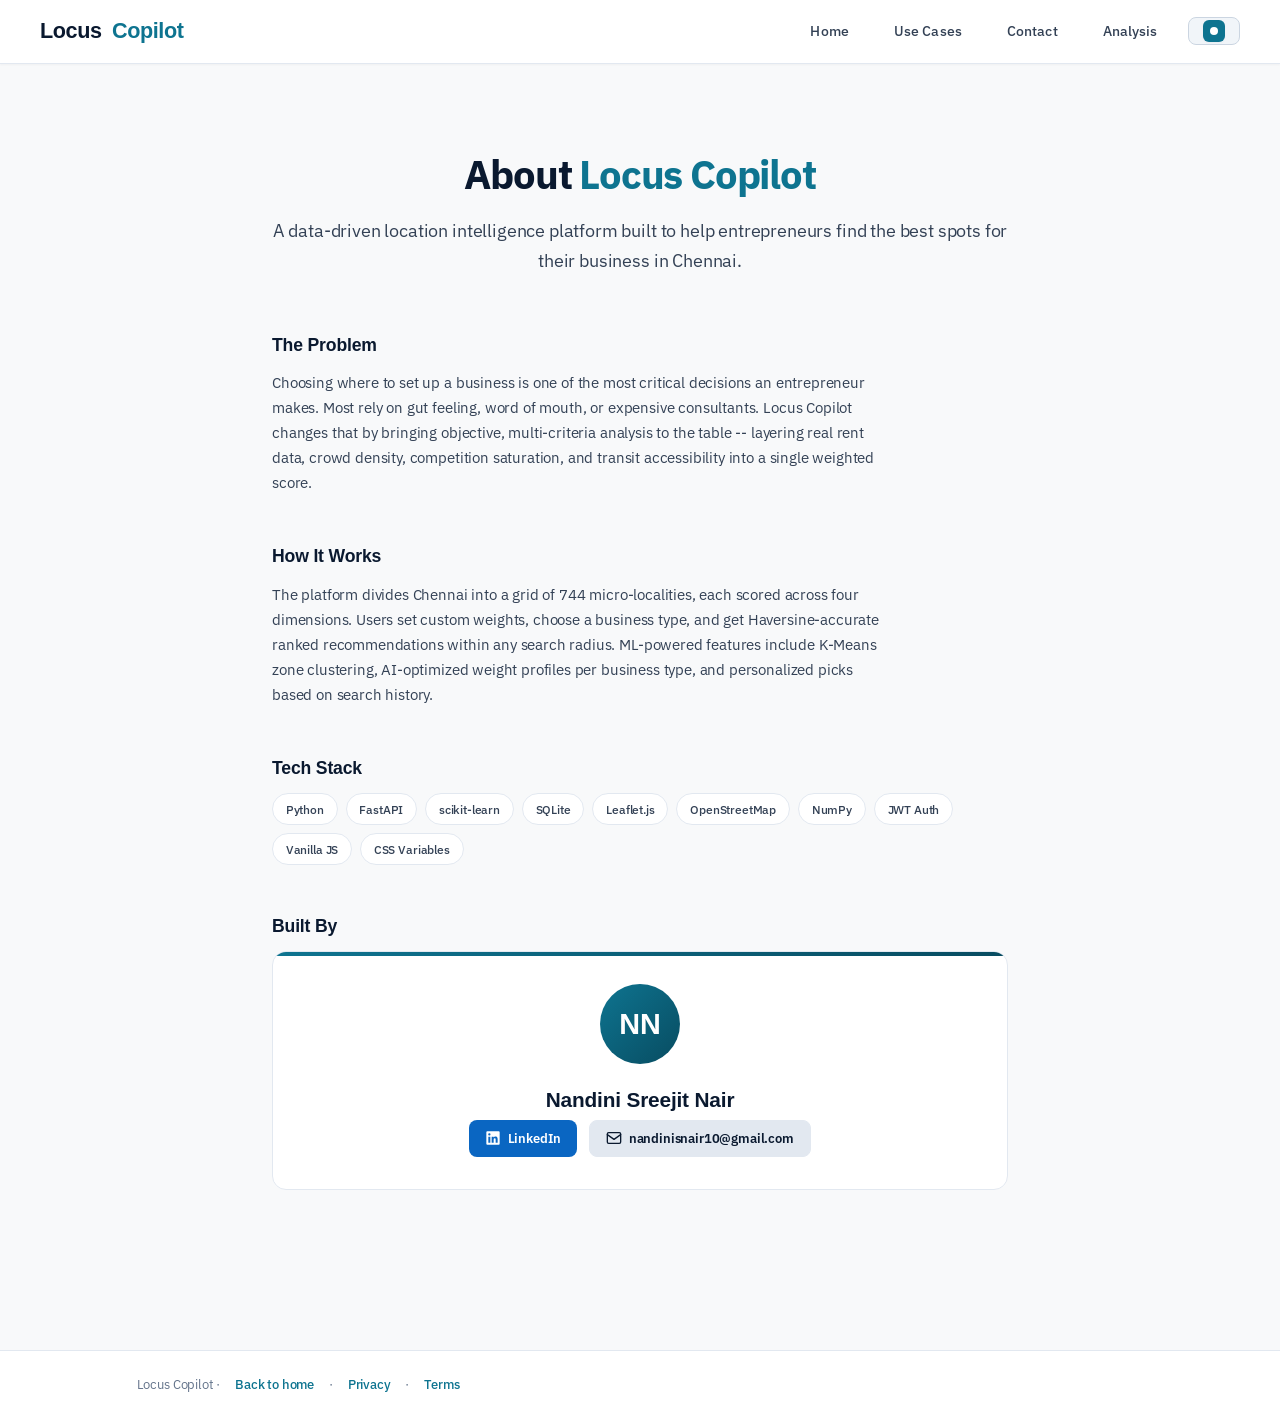
<file: frontend/about.html>
<!DOCTYPE html>
<html lang="en">
<head>
    <meta charset="UTF-8">
    <meta name="viewport" content="width=device-width, initial-scale=1.0">
    <title>About - Locus Copilot</title>
    <link href="https://fonts.googleapis.com/css2?family=IBM+Plex+Mono:ital,wght@0,400;0,500;0,600;1,400&family=IBM+Plex+Sans:ital,wght@0,300;0,400;0,500;0,600;0,700;1,400&family=Inter:wght@400;500;600;700&display=swap" rel="stylesheet">
    <link rel="stylesheet" href="theme.css">
    <style>
        * { margin: 0; padding: 0; box-sizing: border-box; }
        body {
            font-family: var(--font-sans);
            background: var(--page-gradient), var(--bg-base);
            background-attachment: fixed;
            color: var(--text-primary);
            background-color: var(--bg-base);
            min-height: 100vh;
            display: flex;
            flex-direction: column;
        }

        /* Navbar */
        .navbar {
            background: var(--bg-glass);
            border-bottom: 1px solid var(--border-color);
            padding: 0 2.5rem;
            height: 64px;
            position: sticky;
            top: 0;
            z-index: 100;
            backdrop-filter: blur(16px);
            -webkit-backdrop-filter: blur(16px);
            display: flex;
            align-items: center;
        }
        body.dark-theme .navbar { background: rgba(13, 13, 13, 0.85); }
        .navbar-content {
            max-width: 1200px;
            width: 100%;
            margin: 0 auto;
            display: flex;
            justify-content: space-between;
            align-items: center;
        }
        .brand {
            font-family: 'Poppins', sans-serif;
            font-size: 1.35rem;
            font-weight: 700;
            color: var(--text-primary);
            letter-spacing: -0.4px;
            text-decoration: none;
        }
        .brand span { color: var(--accent-primary); }
        .nav-links { display: flex; gap: 1rem; align-items: center; }
        .nav-link {
            text-decoration: none;
            color: var(--text-secondary);
            font-weight: 500;
            font-size: 0.85rem;
            padding: 0.5rem 0.9rem;
            border-radius: var(--radius-md);
            border: none;
            background: transparent;
            cursor: pointer;
            transition: all var(--transition-fast);
        }
        .nav-link:hover { color: var(--text-primary); background: var(--bg-secondary); }

        /* Main content */
        .page {
            max-width: 800px;
            margin: 0 auto;
            padding: 5rem 2rem 7rem;
            flex: 1;
        }

        .page-header {
            text-align: center;
            margin-bottom: 3.5rem;
            animation: slideInUp 0.4s cubic-bezier(0.4,0,0.2,1) forwards;
        }
        .page-header h1 {
            font-family: var(--font-sans);
            font-size: 2.5rem;
            font-weight: 700;
            letter-spacing: -0.03em;
            margin-bottom: 0.75rem;
            color: var(--text-primary);
        }
        .page-header h1 em {
            font-style: normal;
            color: var(--accent-primary);
        }
        .page-header p {
            color: var(--text-secondary);
            font-size: 1.1rem;
            line-height: 1.7;
        }

        /* Description */
        .about-section {
            margin-bottom: 3rem;
            animation: slideInUp 0.4s cubic-bezier(0.4,0,0.2,1) forwards;
        }
        .about-section:nth-child(2) { animation-delay: 0.15s; }
        .about-section:nth-child(3) { animation-delay: 0.25s; }
        .about-section:nth-child(4) { animation-delay: 0.35s; }

        .about-section h2 {
            font-family: 'Poppins', sans-serif;
            font-size: 1.1rem;
            font-weight: 600;
            margin-bottom: 0.75rem;
            color: var(--text-primary);
        }
        .about-section p {
            color: var(--text-secondary);
            line-height: 1.7;
            font-size: 0.92rem;
        }

        /* Tech stack chips */
        .tech-grid {
            display: flex;
            flex-wrap: wrap;
            gap: 0.5rem;
            margin-top: 0.5rem;
        }
        .tech-chip {
            padding: 0.35rem 0.8rem;
            background: var(--bg-primary);
            border: 1px solid var(--border-color);
            border-radius: 999px;
            font-size: 0.78rem;
            font-weight: 500;
            color: var(--text-secondary);
            transition: all var(--transition-fast);
        }
        .tech-chip:hover {
            border-color: var(--accent-primary);
            color: var(--accent-primary);
            transform: translateY(-1px);
            box-shadow: 0 4px 12px var(--glow-accent);
        }

        /* Owner card */
        .owner-card {
            background: var(--bg-primary);
            border: 1px solid var(--border-color);
            border-radius: var(--radius-lg);
            padding: 2rem;
            text-align: center;
            transition: all var(--transition-fast);
            position: relative;
            overflow: hidden;
        }
        .owner-card::before {
            content: '';
            position: absolute;
            top: 0; left: 0; right: 0;
            height: 4px;
            background: var(--accent-gradient);
        }
        .owner-card:hover {
            box-shadow: var(--shadow-lg);
            border-color: var(--accent-secondary);
            transform: translateY(-2px);
        }

        .owner-avatar {
            width: 80px;
            height: 80px;
            border-radius: 50%;
            background: var(--accent-gradient);
            display: flex;
            align-items: center;
            justify-content: center;
            margin: 0 auto 1.2rem;
            color: white;
            font-family: 'Poppins', sans-serif;
            font-size: 1.8rem;
            font-weight: 700;
        }

        .owner-name {
            font-family: 'Poppins', sans-serif;
            font-size: 1.3rem;
            font-weight: 700;
            color: var(--text-primary);
            margin-bottom: 0.3rem;
        }

        .owner-role {
            color: var(--text-tertiary);
            font-size: 0.85rem;
            margin-bottom: 1.2rem;
        }

        .owner-links {
            display: flex;
            justify-content: center;
            gap: 0.75rem;
        }

        .owner-link {
            display: inline-flex;
            align-items: center;
            gap: 0.4rem;
            padding: 0.5rem 1rem;
            border-radius: var(--radius-sm);
            font-size: 0.82rem;
            font-weight: 600;
            text-decoration: none;
            transition: all var(--transition-fast);
        }
        .owner-link svg { width: 16px; height: 16px; }

        .link-linkedin {
            background: #0a66c2;
            color: white;
        }
        .link-linkedin:hover { background: #004182; transform: translateY(-2px); box-shadow: 0 4px 12px rgba(10,102,194,0.3); }

        .link-email {
            background: var(--bg-tertiary);
            color: var(--text-primary);
            border: 1px solid var(--border-color);
        }
        .link-email:hover { border-color: var(--accent-primary); color: var(--accent-primary); transform: translateY(-2px); box-shadow: var(--shadow-md); }

        /* Footer */
        .footer {
            background: var(--bg-primary);
            border-top: 1px solid var(--border-color);
            padding: 1.5rem 2rem;
            text-align: center;
            font-size: 0.8rem;
            color: var(--text-tertiary);
        }
        .footer a {
            color: var(--accent-primary);
            text-decoration: none;
            font-weight: 500;
        }

        @media (max-width: 640px) {
            .page { padding: 2.5rem 1.5rem 4rem; }
            .page-header h1 { font-size: 1.7rem; }
            .owner-links { flex-direction: column; }
        }
    </style>
</head>
<body>
    <nav class="navbar">
        <div class="navbar-content">
            <a class="brand" href="landing.html">Locus <span>Copilot</span></a>
            <div class="nav-links">
                <button class="nav-link" onclick="navigateTo('landing.html')">Home</button>
                <button class="nav-link" onclick="navigateTo('use-cases.html')">Use Cases</button>
                <button class="nav-link" onclick="navigateTo('contact.html')">Contact</button>
                <button class="nav-link" onclick="navigateTo('index.html')">Analysis</button>
                <button class="theme-toggle-btn" id="themeToggle" title="Toggle dark mode"><span class="knob"></span></button>
            </div>
        </div>
    </nav>

    <div class="page">
        <div class="page-header">
            <h1>About <em>Locus Copilot</em></h1>
            <p>A data-driven location intelligence platform built to help entrepreneurs find the best spots for their business in Chennai.</p>
        </div>

        <div class="about-section">
            <h2>The Problem</h2>
            <p>Choosing where to set up a business is one of the most critical decisions an entrepreneur makes. Most rely on gut feeling, word of mouth, or expensive consultants. Locus Copilot changes that by bringing objective, multi-criteria analysis to the table -- layering real rent data, crowd density, competition saturation, and transit accessibility into a single weighted score.</p>
        </div>

        <div class="about-section">
            <h2>How It Works</h2>
            <p>The platform divides Chennai into a grid of 744 micro-localities, each scored across four dimensions. Users set custom weights, choose a business type, and get Haversine-accurate ranked recommendations within any search radius. ML-powered features include K-Means zone clustering, AI-optimized weight profiles per business type, and personalized picks based on search history.</p>
        </div>

        <div class="about-section">
            <h2>Tech Stack</h2>
            <div class="tech-grid">
                <span class="tech-chip">Python</span>
                <span class="tech-chip">FastAPI</span>
                <span class="tech-chip">scikit-learn</span>
                <span class="tech-chip">SQLite</span>
                <span class="tech-chip">Leaflet.js</span>
                <span class="tech-chip">OpenStreetMap</span>
                <span class="tech-chip">NumPy</span>
                <span class="tech-chip">JWT Auth</span>
                <span class="tech-chip">Vanilla JS</span>
                <span class="tech-chip">CSS Variables</span>
            </div>
        </div>

        <div class="about-section">
            <h2>Built By</h2>
            <div class="owner-card">
                <div class="owner-avatar">NN</div>
                <div class="owner-name">Nandini Sreejit Nair</div>
                <div class="owner-links">
                    <a class="owner-link link-linkedin" href="https://www.linkedin.com/in/nandini-sreejit-nair/" target="_blank" rel="noopener noreferrer">
                        <svg viewBox="0 0 24 24" fill="currentColor"><path d="M20.5 2h-17A1.5 1.5 0 002 3.5v17A1.5 1.5 0 003.5 22h17a1.5 1.5 0 001.5-1.5v-17A1.5 1.5 0 0020.5 2zM8 19H5v-9h3zM6.5 8.25A1.75 1.75 0 118.3 6.5a1.78 1.78 0 01-1.8 1.75zM19 19h-3v-4.74c0-1.42-.6-1.93-1.38-1.93A1.74 1.74 0 0013 14.19a.66.66 0 000 .14V19h-3v-9h2.9v1.3a3.11 3.11 0 012.7-1.4c1.55 0 3.36.86 3.36 3.66z"/></svg>
                        LinkedIn
                    </a>
                    <a class="owner-link link-email" href="mailto:nandinisnair10@gmail.com">
                        <svg viewBox="0 0 24 24" fill="none" stroke="currentColor" stroke-width="2" stroke-linecap="round" stroke-linejoin="round"><rect x="2" y="4" width="20" height="16" rx="2"/><path d="M22 7l-10 7L2 7"/></svg>
                        nandinisnair10@gmail.com
                    </a>
                </div>
            </div>
        </div>
    </div>

    <footer class="footer">
        <p>
            Locus Copilot &middot; <a href="landing.html">Back to home</a> &middot;
            <a href="privacy.html">Privacy</a> &middot;
            <a href="terms.html">Terms</a>
        </p>
    </footer>

    <script>
        function navigateTo(url) {
            document.body.classList.add('page-exit');
            setTimeout(() => { window.location.href = url; }, 250);
        }

        // Theme
        const themeToggle = document.getElementById('themeToggle');
        themeToggle.addEventListener('click', () => {
            const isDark = document.body.classList.toggle('dark-theme');
            localStorage.setItem('theme', isDark ? 'dark' : 'light');
        });

        // Card tilt on hover
        const ownerCard = document.querySelector('.owner-card');
        if (ownerCard) {
            ownerCard.addEventListener('mousemove', e => {
                const rect = ownerCard.getBoundingClientRect();
                const x = (e.clientX - rect.left) / rect.width - 0.5;
                const y = (e.clientY - rect.top) / rect.height - 0.5;
                ownerCard.style.transform = `translateY(-2px) perspective(600px) rotateX(${-y * 5}deg) rotateY(${x * 5}deg)`;
            });
            ownerCard.addEventListener('mouseleave', () => { ownerCard.style.transform = ''; });
        }

        // Tech chip hover ripple
        document.querySelectorAll('.tech-chip').forEach(chip => {
            chip.addEventListener('mousemove', e => {
                const rect = chip.getBoundingClientRect();
                const x = (e.clientX - rect.left) / rect.width - 0.5;
                chip.style.transform = `translateY(-1px) rotateY(${x * 8}deg)`;
            });
            chip.addEventListener('mouseleave', () => { chip.style.transform = ''; });
        });

        // Init theme
        (function() {
            const theme = localStorage.getItem('theme') || 'light';
            if (theme === 'dark') document.body.classList.add('dark-theme');
        })();
    </script>
</body>
</html>
</file>
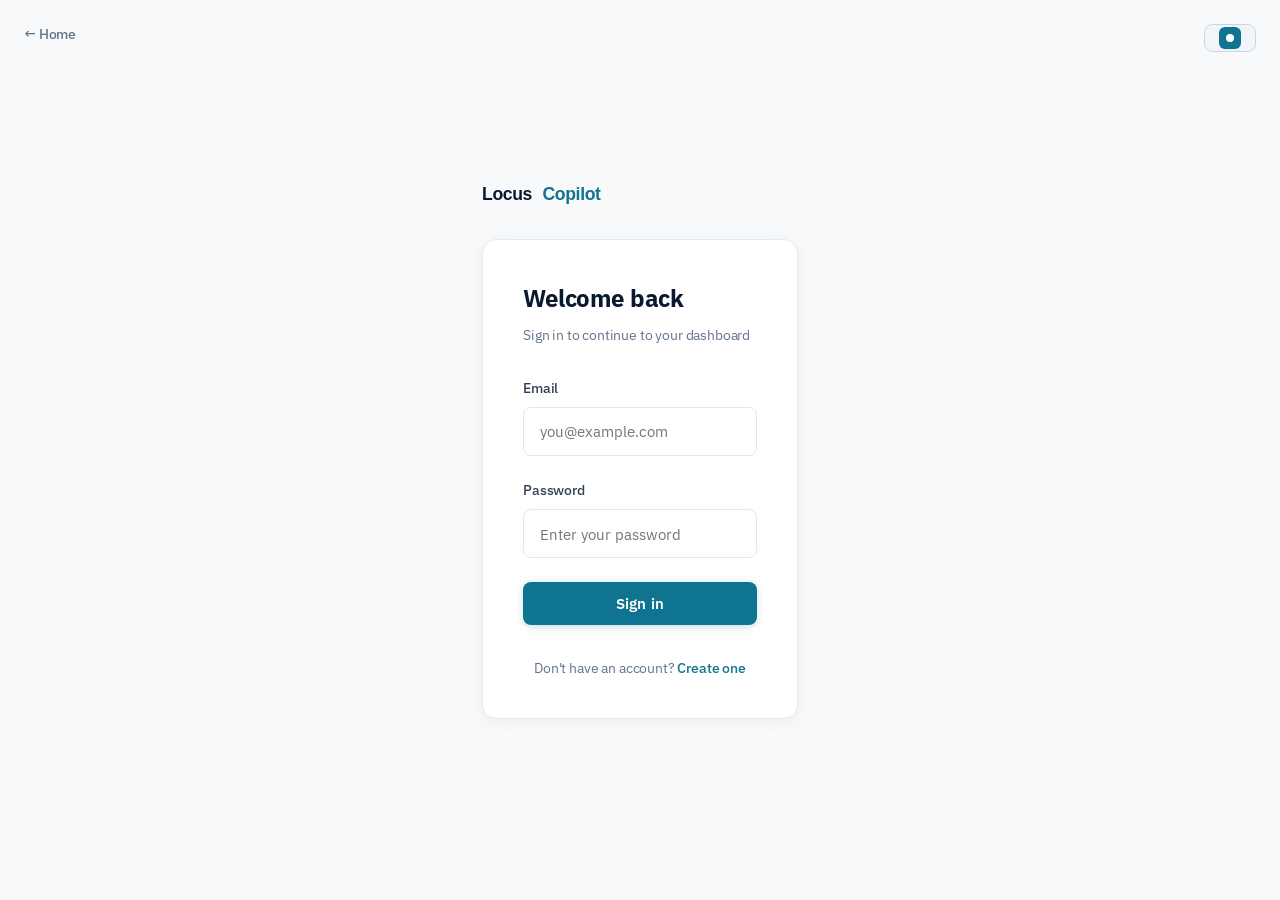
<file: frontend/admin.html>
<!DOCTYPE html>
<html lang="en">
<head>
    <meta charset="UTF-8">
    <meta name="viewport" content="width=device-width, initial-scale=1.0">
    <title>Admin - Locus Copilot</title>
    <link href="https://fonts.googleapis.com/css2?family=IBM+Plex+Mono:ital,wght@0,400;0,500;0,600;1,400&family=IBM+Plex+Sans:ital,wght@0,300;0,400;0,500;0,600;0,700;1,400&family=Inter:wght@400;500;600;700&display=swap" rel="stylesheet">
    <link rel="stylesheet" href="theme.css">
    <style>
        * { margin: 0; padding: 0; box-sizing: border-box; }
        body {
            font-family: var(--font-sans);
            background: var(--page-gradient), var(--bg-base);
            background-attachment: fixed;
            color: var(--text-primary);
            background-color: var(--bg-base);
        }

        /* Header */
        .header {
            background: var(--bg-primary);
            padding: 0 2.5rem;
            height: 64px;
            border-bottom: 1px solid var(--border-color);
            display: flex;
            justify-content: space-between;
            align-items: center;
            position: sticky;
            top: 0;
            z-index: 50;
            backdrop-filter: blur(16px);
            -webkit-backdrop-filter: blur(16px);
            box-shadow: var(--shadow-sm);
        }
        .brand {
            font-family: 'Poppins', sans-serif;
            font-size: 1.35rem;
            font-weight: 700;
            letter-spacing: -0.4px;
        }
        .brand span { color: var(--accent-primary); }
        .header-right {
            display: flex;
            gap: 1rem;
            align-items: center;
        }
        .nav-btn {
            text-decoration: none;
            color: var(--text-secondary);
            font-weight: 500;
            padding: 0.5rem 0.9rem;
            border: none;
            background: transparent;
            cursor: pointer;
            border-radius: var(--radius-md);
            transition: all var(--transition-fast);
            font-size: 0.85rem;
        }
        .nav-btn:hover { color: var(--text-primary); background: var(--bg-secondary); }
        .nav-btn.logout { color: var(--error-text); }
        .nav-btn.logout:hover { background: rgba(255, 68, 68, 0.08); }

        /* Container */
        .page { max-width: 1040px; margin: 3rem auto; padding: 0 2rem; }
        .page-header { margin-bottom: 2.5rem; }
        .page-header h1 {
            font-family: 'Poppins', sans-serif;
            font-size: 2rem;
            font-weight: 700;
            margin-bottom: 0.5rem;
        }
        .page-header p { color: var(--text-tertiary); font-size: 0.95rem; }

        .status-msg {
            padding: 1rem 1.25rem;
            border-radius: var(--radius-md);
            margin-bottom: 2rem;
            font-size: 0.875rem;
            display: none;
        }
        .status-msg.show { display: block; }
        .status-msg.info    { background: var(--info-bg); color: var(--info-text); border: 1px solid var(--info-border); }
        .status-msg.error   { background: var(--error-bg); color: var(--error-text); border: 1px solid var(--error-border); }
        .status-msg.success { background: var(--success-bg); color: var(--success-text); border: 1px solid var(--success-border); }

        /* Stats grid */
        .stats-grid {
            display: grid;
            grid-template-columns: repeat(auto-fit, minmax(220px, 1fr));
            gap: 1.5rem;
            margin-bottom: 2.5rem;
        }
        .stat-card {
            background: var(--bg-primary);
            border: 1px solid var(--border-color);
            border-radius: var(--radius-lg);
            padding: 1.5rem;
            box-shadow: var(--shadow-sm);
            display: flex;
            flex-direction: column;
            gap: 0.3rem;
        }
        .stat-label {
            font-size: 0.7rem;
            text-transform: uppercase;
            letter-spacing: 0.06em;
            color: var(--text-tertiary);
            font-weight: 600;
        }
        .stat-value {
            font-family: 'Poppins', sans-serif;
            font-size: 1.6rem;
            font-weight: 700;
            color: var(--text-primary);
        }
        .stat-hint { font-size: 0.75rem; color: var(--text-tertiary); }

        /* Users table section */
        .section-card {
            background: var(--bg-primary);
            border: 1px solid var(--border-color);
            border-radius: var(--radius-md);
            box-shadow: var(--shadow-sm);
            overflow: hidden;
        }
        .section-header {
            display: flex;
            justify-content: space-between;
            align-items: center;
            padding: 1rem 1.25rem;
            border-bottom: 1px solid var(--border-color);
        }
        .section-header h2 {
            font-family: 'Poppins', sans-serif;
            font-size: 1.05rem;
            font-weight: 600;
        }
        .refresh-btn {
            padding: 0.3rem 0.65rem;
            border-radius: 6px;
            border: 1px solid var(--border-color);
            background: var(--bg-secondary);
            color: var(--text-secondary);
            font-size: 0.75rem;
            font-weight: 600;
            cursor: pointer;
            transition: all var(--transition-fast);
        }
        .refresh-btn:hover { background: var(--bg-tertiary); border-color: var(--border-hover); }

        .table-wrap { overflow-x: auto; }
        table {
            width: 100%;
            border-collapse: collapse;
        }
        thead th {
            background: var(--bg-secondary);
            text-align: left;
            padding: 0.6rem 1rem;
            font-size: 0.7rem;
            text-transform: uppercase;
            letter-spacing: 0.06em;
            font-weight: 600;
            color: var(--text-tertiary);
            border-bottom: 1px solid var(--border-color);
            white-space: nowrap;
        }
        tbody td {
            padding: 0.6rem 1rem;
            font-size: 0.85rem;
            color: var(--text-secondary);
            border-bottom: 1px solid var(--border-color);
            white-space: nowrap;
        }
        tbody tr:hover { background: var(--bg-tertiary); }
        tbody tr:last-child td { border-bottom: none; }

        .badge {
            display: inline-block;
            padding: 0.15rem 0.5rem;
            border-radius: 9999px;
            font-size: 0.7rem;
            font-weight: 600;
        }
        .badge.admin { background: rgba(91,127,110,0.12); color: var(--accent-primary); }
        .badge.user  { background: var(--bg-tertiary); color: var(--text-tertiary); }
        .badge.active   { background: var(--success-bg); color: var(--success-text); }
        .badge.inactive { background: var(--error-bg); color: var(--error-text); }

        .action-btn {
            padding: 0.3rem 0.6rem;
            border-radius: 6px;
            border: 1px solid var(--error-border);
            background: var(--error-bg);
            color: var(--error-text);
            font-size: 0.72rem;
            font-weight: 600;
            cursor: pointer;
            transition: all var(--transition-fast);
        }
        .action-btn:hover { opacity: 0.8; }

        .empty {
            text-align: center;
            padding: 2.5rem;
            color: var(--text-tertiary);
            font-size: 0.9rem;
        }

        @media (max-width: 640px) {
            .header { flex-direction: column; gap: 0.5rem; align-items: flex-start; }
            .header-right { width: 100%; flex-wrap: wrap; }
            .stats-grid { grid-template-columns: 1fr 1fr; }
        }
    </style>
</head>
<body>
    <div class="header">
        <div class="brand">Locus <span>Copilot</span></div>
        <div class="header-right">
            <a href="index.html" class="nav-btn" onclick="navigateTo(event,'index.html')">Analysis</a>
            <a href="dashboard.html" class="nav-btn" onclick="navigateTo(event,'dashboard.html')">Dashboard</a>
            <button class="theme-toggle-btn" id="themeToggle" title="Toggle theme"><span class="knob"></span></button>
            <button class="nav-btn logout" onclick="logout()">Sign out</button>
        </div>
    </div>

    <div class="page">
        <div class="page-header">
            <h1>Admin Panel</h1>
            <p>System overview and user management</p>
        </div>

        <div id="statusMsg" class="status-msg"></div>

        <!-- Stats -->
        <div class="stats-grid">
            <div class="stat-card">
                <span class="stat-label">Total Users</span>
                <span class="stat-value" id="sUsers">-</span>
            </div>
            <div class="stat-card">
                <span class="stat-label">Total Searches</span>
                <span class="stat-value" id="sSearches">-</span>
            </div>
            <div class="stat-card">
                <span class="stat-label">Saved Favorites</span>
                <span class="stat-value" id="sFavs">-</span>
            </div>
            <div class="stat-card">
                <span class="stat-label">Active Today</span>
                <span class="stat-value" id="sActive">-</span>
            </div>
        </div>

        <!-- Users table -->
        <div class="section-card">
            <div class="section-header">
                <h2>Users</h2>
                <button class="refresh-btn" onclick="loadUsers()">Refresh</button>
            </div>
            <div class="table-wrap">
                <table>
                    <thead>
                        <tr>
                            <th>Email</th>
                            <th>Name</th>
                            <th>Role</th>
                            <th>Status</th>
                            <th>Joined</th>
                            <th>Last Login</th>
                            <th>Actions</th>
                        </tr>
                    </thead>
                    <tbody id="usersBody">
                        <tr><td class="empty" colspan="7">Loading...</td></tr>
                    </tbody>
                </table>
            </div>
        </div>
    </div>

    <script>
        const API = (() => {
            const configured = (localStorage.getItem("api_base") || "").trim();
            if (configured) return configured.replace(/\/+$/, "");
            const host = window.location.hostname || "localhost";
            return `${window.location.protocol}//${host}:8000/api`;
        })();

        function navigateTo(e, url) {
            if (e) e.preventDefault();
            document.body.classList.add('page-exit');
            setTimeout(() => { window.location.href = url; }, 200);
        }

        function checkAuth() {
            const token = localStorage.getItem("token");
            if (!token) { navigateTo(null, 'login.html'); return null; }
            if (localStorage.getItem("is_admin") !== "true") { navigateTo(null, 'index.html'); return null; }
            return token;
        }

        function logout() {
            localStorage.removeItem("token");
            localStorage.removeItem("email");
            localStorage.removeItem("is_admin");
            navigateTo(null, 'landing.html');
        }

        function headers() {
            return { "Content-Type": "application/json", "Authorization": "Bearer " + localStorage.getItem("token") };
        }

        function showStatus(msg, type) {
            const el = document.getElementById("statusMsg");
            el.textContent = msg;
            el.className = "status-msg show " + type;
            if (type !== "error") setTimeout(() => el.classList.remove("show"), 3500);
        }

        async function loadStatistics() {
            try {
                const res = await fetch(API + "/admin/stats", { headers: headers() });
                if (!res.ok) throw 0;
                const d = await res.json();
                const s = d.stats || d;
                document.getElementById("sUsers").textContent = s.total_users ?? "-";
                document.getElementById("sSearches").textContent = s.total_searches ?? "-";
                document.getElementById("sFavs").textContent = s.total_favorites ?? "-";
                document.getElementById("sActive").textContent = s.active_today ?? "-";
            } catch { showStatus("Could not load statistics", "error"); }
        }

        async function loadUsers() {
            try {
                const res = await fetch(API + "/admin/users", { headers: headers() });
                if (!res.ok) throw 0;
                const d = await res.json();
                const list = d.users || [];
                const tb = document.getElementById("usersBody");
                if (!list.length) { tb.innerHTML = '<tr><td class="empty" colspan="7">No users</td></tr>'; return; }
                tb.innerHTML = list.map(u => `
                    <tr>
                        <td>${u.email}</td>
                        <td>${u.full_name || '-'}</td>
                        <td><span class="badge ${u.is_admin ? 'admin' : 'user'}">${u.is_admin ? 'Admin' : 'User'}</span></td>
                        <td><span class="badge ${u.is_active !== false ? 'active' : 'inactive'}">${u.is_active !== false ? 'Active' : 'Inactive'}</span></td>
                        <td>${u.created_at ? new Date(u.created_at).toLocaleDateString() : '-'}</td>
                        <td>${u.last_login ? new Date(u.last_login).toLocaleDateString() : 'Never'}</td>
                        <td>${u.is_admin ? '-' : `<button class="action-btn" onclick="deactivateUser(${u.id}, '${(u.email || '').replace(/'/g, "\\'")}')">Deactivate</button>`}</td>
                    </tr>
                `).join("");
            } catch { document.getElementById("usersBody").innerHTML = '<tr><td class="empty" colspan="7">Failed to load</td></tr>'; }
        }

        async function deactivateUser(userId, email) {
            if (!confirm("Deactivate " + email + "?")) return;
            try {
                const res = await fetch(API + "/admin/users/" + userId + "/deactivate", {
                    method: "POST", headers: headers()
                });
                if (res.ok) { showStatus("Deactivated " + email, "success"); loadUsers(); }
                else showStatus("Failed to deactivate", "error");
            } catch { showStatus("Error", "error"); }
        }

        // Init
        (function() {
            const theme = localStorage.getItem('theme') || 'light';
            if (theme === 'dark') document.body.classList.add('dark-theme');
            const themeToggle = document.getElementById('themeToggle');
            if (themeToggle) {
                themeToggle.addEventListener('click', () => {
                    const isDark = document.body.classList.toggle('dark-theme');
                    localStorage.setItem('theme', isDark ? 'dark' : 'light');
                });
            }
        })();

        window.addEventListener("load", () => {
            if (checkAuth()) { loadStatistics(); loadUsers(); setInterval(() => { loadStatistics(); loadUsers(); }, 30000); }
        });
    </script>
</body>
</html>
</file>
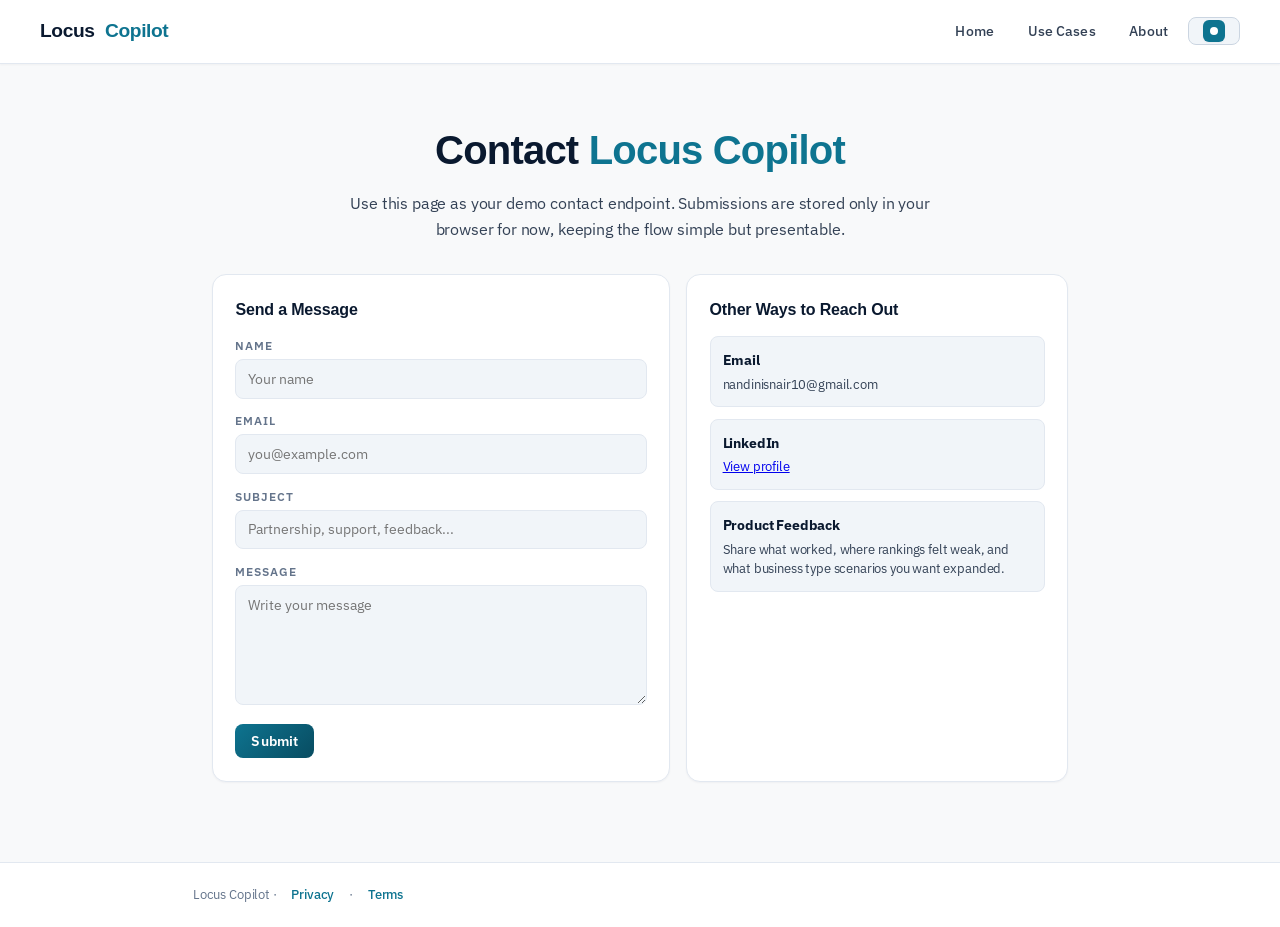
<file: frontend/contact.html>
<!DOCTYPE html>
<html lang="en">
<head>
    <meta charset="UTF-8">
    <meta name="viewport" content="width=device-width, initial-scale=1.0">
    <title>Contact - Locus Copilot</title>
    <link href="https://fonts.googleapis.com/css2?family=IBM+Plex+Mono:ital,wght@0,400;0,500;0,600;1,400&family=IBM+Plex+Sans:ital,wght@0,300;0,400;0,500;0,600;0,700;1,400&family=Inter:wght@400;500;600;700&display=swap" rel="stylesheet">
    <link rel="stylesheet" href="theme.css">
    <style>
        * { margin: 0; padding: 0; box-sizing: border-box; }
        body {
            font-family: var(--font-sans);
            background: var(--page-gradient), var(--bg-base);
            background-attachment: fixed;
            color: var(--text-primary);
            background-color: var(--bg-base);
            min-height: 100vh;
            display: flex;
            flex-direction: column;
        }
        .navbar {
            background: var(--bg-glass);
            border-bottom: 1px solid var(--border-color);
            padding: 0.85rem 2rem;
            position: sticky;
            top: 0;
            z-index: 100;
            backdrop-filter: blur(20px);
            -webkit-backdrop-filter: blur(20px);
        }
        body.dark-theme .navbar { background: rgba(28,28,30,0.85); }
        .navbar-content {
            max-width: 1200px;
            margin: 0 auto;
            display: flex;
            justify-content: space-between;
            align-items: center;
        }
        .brand {
            font-family: 'Poppins', sans-serif;
            font-size: 1.2rem;
            font-weight: 700;
            color: var(--text-primary);
            letter-spacing: -0.02em;
            text-decoration: none;
        }
        .brand span { color: var(--accent-primary); }
        .nav-links { display: flex; gap: 0.4rem; align-items: center; }
        .nav-link {
            text-decoration: none;
            color: var(--text-secondary);
            font-weight: 500;
            font-size: 0.85rem;
            padding: 0.45rem 0.85rem;
            border-radius: var(--radius-sm);
            border: none;
            background: none;
            cursor: pointer;
            transition: all var(--transition-fast);
        }
        .nav-link:hover { color: var(--text-primary); background: var(--bg-tertiary); }

        .page {
            max-width: 920px;
            margin: 0 auto;
            width: 100%;
            padding: 3.5rem 2rem 5rem;
            flex: 1;
        }
        .hero {
            text-align: center;
            margin-bottom: 2rem;
        }
        .hero h1 {
            font-family: 'Poppins', sans-serif;
            font-size: clamp(1.9rem, 4vw, 2.5rem);
            letter-spacing: -0.02em;
            margin-bottom: 0.7rem;
        }
        .hero p {
            color: var(--text-secondary);
            max-width: 620px;
            margin: 0 auto;
            line-height: 1.6;
        }

        .grid {
            display: grid;
            grid-template-columns: 1.2fr 1fr;
            gap: 1rem;
        }
        .card {
            background: var(--bg-primary);
            border: 1px solid var(--border-color);
            border-radius: var(--radius-lg);
            padding: 1.4rem;
            box-shadow: var(--shadow-sm);
        }
        .card h2 {
            font-family: 'Poppins', sans-serif;
            font-size: 1rem;
            margin-bottom: 0.9rem;
        }

        .field {
            margin-bottom: 0.8rem;
        }
        .field label {
            display: block;
            font-size: 0.78rem;
            color: var(--text-tertiary);
            margin-bottom: 0.25rem;
            font-weight: 600;
            text-transform: uppercase;
            letter-spacing: 0.08em;
        }
        .field input,
        .field textarea {
            width: 100%;
            border: 1px solid var(--border-color);
            border-radius: var(--radius-sm);
            background: var(--bg-secondary);
            color: var(--text-primary);
            padding: 0.62rem 0.72rem;
            font-size: 0.86rem;
            font-family: inherit;
            transition: border-color var(--transition-fast), box-shadow var(--transition-fast);
        }
        .field input:focus,
        .field textarea:focus {
            outline: none;
            border-color: var(--accent-primary);
            box-shadow: 0 0 0 3px var(--glow-accent);
        }
        .field textarea { min-height: 120px; resize: vertical; }

        .btn {
            border: none;
            border-radius: var(--radius-sm);
            padding: 0.65rem 1rem;
            font-weight: 600;
            cursor: pointer;
            background: var(--accent-gradient);
            color: #fff;
            transition: transform var(--transition-fast), box-shadow var(--transition-fast);
        }
        .btn:hover { transform: translateY(-1px); box-shadow: var(--shadow-md); }

        .mini-list {
            display: grid;
            gap: 0.7rem;
        }
        .mini-item {
            border: 1px solid var(--border-color);
            border-radius: var(--radius-sm);
            padding: 0.75rem;
            background: var(--bg-secondary);
        }
        .mini-item h3 {
            font-size: 0.9rem;
            margin-bottom: 0.25rem;
        }
        .mini-item p {
            color: var(--text-secondary);
            font-size: 0.82rem;
            line-height: 1.5;
        }

        .status {
            margin-top: 0.8rem;
            font-size: 0.82rem;
            color: var(--success-text);
            display: none;
        }
        .status.show { display: block; }

        .footer {
            background: var(--bg-primary);
            border-top: 1px solid var(--border-color);
            padding: 1.4rem 2rem;
            text-align: center;
            color: var(--text-tertiary);
            font-size: 0.8rem;
        }
        .footer a { color: var(--accent-primary); text-decoration: none; font-weight: 500; }

        @media (max-width: 860px) {
            .grid { grid-template-columns: 1fr; }
            .page { padding: 2.7rem 1.2rem 4rem; }
        }
    </style>
</head>
<body>
    <nav class="navbar">
        <div class="navbar-content">
            <a class="brand" href="landing.html">Locus <span>Copilot</span></a>
            <div class="nav-links">
                <button class="nav-link" onclick="navigateTo('landing.html')">Home</button>
                <button class="nav-link" onclick="navigateTo('use-cases.html')">Use Cases</button>
                <button class="nav-link" onclick="navigateTo('about.html')">About</button>
                <button class="theme-toggle-btn" id="themeToggle" title="Toggle dark mode"><span class="knob"></span></button>
            </div>
        </div>
    </nav>

    <main class="page">
        <section class="hero">
            <h1>Contact <span style="color: var(--accent-primary);">Locus Copilot</span></h1>
            <p>Use this page as your demo contact endpoint. Submissions are stored only in your browser for now, keeping the flow simple but presentable.</p>
        </section>

        <div class="grid">
            <section class="card">
                <h2>Send a Message</h2>
                <div class="field">
                    <label for="name">Name</label>
                    <input id="name" type="text" placeholder="Your name">
                </div>
                <div class="field">
                    <label for="email">Email</label>
                    <input id="email" type="email" placeholder="you@example.com">
                </div>
                <div class="field">
                    <label for="subject">Subject</label>
                    <input id="subject" type="text" placeholder="Partnership, support, feedback...">
                </div>
                <div class="field">
                    <label for="message">Message</label>
                    <textarea id="message" placeholder="Write your message"></textarea>
                </div>
                <button class="btn" onclick="submitForm()">Submit</button>
                <p class="status" id="formStatus">Thanks, your message has been saved for this demo session.</p>
            </section>

            <aside class="card">
                <h2>Other Ways to Reach Out</h2>
                <div class="mini-list">
                    <div class="mini-item">
                        <h3>Email</h3>
                        <p>nandinisnair10@gmail.com</p>
                    </div>
                    <div class="mini-item">
                        <h3>LinkedIn</h3>
                        <p><a href="https://www.linkedin.com/in/nandini-sreejit-nair/" target="_blank" rel="noopener noreferrer">View profile</a></p>
                    </div>
                    <div class="mini-item">
                        <h3>Product Feedback</h3>
                        <p>Share what worked, where rankings felt weak, and what business type scenarios you want expanded.</p>
                    </div>
                </div>
            </aside>
        </div>
    </main>

    <footer class="footer">
        <p>Locus Copilot &middot; <a href="privacy.html">Privacy</a> &middot; <a href="terms.html">Terms</a></p>
    </footer>

    <script>
        function navigateTo(url) {
            document.body.classList.add('page-exit');
            setTimeout(() => { window.location.href = url; }, 250);
        }

        function submitForm() {
            const payload = {
                name: document.getElementById('name').value.trim(),
                email: document.getElementById('email').value.trim(),
                subject: document.getElementById('subject').value.trim(),
                message: document.getElementById('message').value.trim(),
                submitted_at: new Date().toISOString()
            };

            if (!payload.name || !payload.email || !payload.message) {
                alert('Please fill in name, email, and message.');
                return;
            }

            const messages = JSON.parse(localStorage.getItem('contact_messages') || '[]');
            messages.push(payload);
            localStorage.setItem('contact_messages', JSON.stringify(messages));
            document.getElementById('formStatus').classList.add('show');
            document.getElementById('message').value = '';
        }

        document.getElementById('themeToggle').addEventListener('click', () => {
            const isDark = document.body.classList.toggle('dark-theme');
            localStorage.setItem('theme', isDark ? 'dark' : 'light');
        });

        (function initTheme() {
            const theme = localStorage.getItem('theme') || 'light';
            if (theme === 'dark') {
                document.body.classList.add('dark-theme');
            }
        })();
    </script>
</body>
</html>
</file>
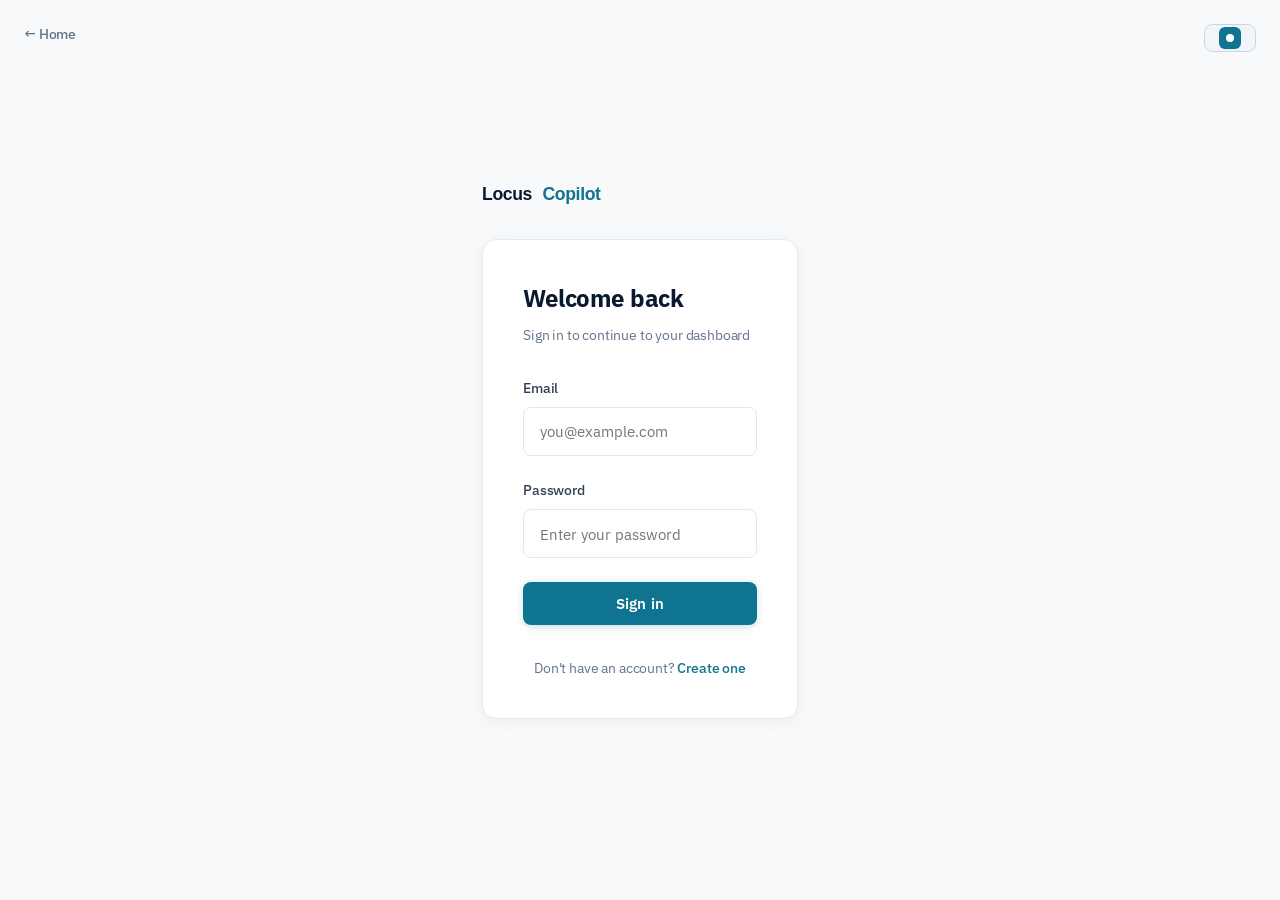
<file: frontend/dashboard.html>
<!DOCTYPE html>
<html lang="en">
<head>
    <meta charset="UTF-8">
    <meta name="viewport" content="width=device-width, initial-scale=1.0">
    <title>Dashboard - Locus Copilot</title>
    <link href="https://fonts.googleapis.com/css2?family=IBM+Plex+Mono:ital,wght@0,400;0,500;0,600;1,400&family=IBM+Plex+Sans:ital,wght@0,300;0,400;0,500;0,600;0,700;1,400&family=Inter:wght@400;500;600;700&display=swap" rel="stylesheet">
    <link rel="stylesheet" href="theme.css">
    <style>
        * { margin: 0; padding: 0; box-sizing: border-box; }
        body {
            font-family: var(--font-sans);
            background: var(--page-gradient), var(--bg-base);
            background-attachment: fixed;
            color: var(--text-primary);
            background-color: var(--bg-base);
        }

        /* Header */
        .header {
            background: var(--bg-primary);
            padding: 0 2.5rem;
            height: 64px;
            border-bottom: 1px solid var(--border-color);
            display: flex;
            justify-content: space-between;
            align-items: center;
            position: sticky;
            top: 0;
            z-index: 50;
            backdrop-filter: blur(16px);
            -webkit-backdrop-filter: blur(16px);
            box-shadow: var(--shadow-sm);
        }
        .brand {
            font-family: 'Poppins', sans-serif;
            font-size: 1.35rem;
            font-weight: 700;
            letter-spacing: -0.4px;
        }
        .brand span { color: var(--accent-primary); }
        .header-right {
            display: flex;
            gap: 1rem;
            align-items: center;
        }
        .header-right span {
            font-weight: 500;
            color: var(--text-secondary);
            font-size: 0.85rem;
            padding: 0 0.5rem;
            border-right: 1px solid var(--border-color);
            display: none !important;
        }
        .nav-btn {
            text-decoration: none;
            color: var(--text-secondary);
            font-weight: 500;
            padding: 0.5rem 0.9rem;
            border: none;
            background: transparent;
            cursor: pointer;
            border-radius: var(--radius-md);
            transition: all var(--transition-fast);
            font-size: 0.85rem;
        }
        .nav-btn:hover { color: var(--text-primary); background: var(--bg-secondary); }
        .nav-btn.logout { color: var(--error-text); }
        .nav-btn.logout:hover { background: rgba(255, 68, 68, 0.08); }

        /* Container */
        .page { max-width: 1040px; margin: 3rem auto; padding: 0 2rem; }
        .page-header { margin-bottom: 2.5rem; }
        .page-header h1 {
            font-family: 'Poppins', sans-serif;
            font-size: 2rem;
            font-weight: 700;
            margin-bottom: 0.5rem;
        }
        .page-header p { color: var(--text-tertiary); font-size: 0.95rem; }

        .status-msg {
            padding: 1rem 1.25rem;
            border-radius: var(--radius-md);
            margin-bottom: 2rem;
            font-size: 0.875rem;
            display: none;
        }
        .status-msg.show { display: block; }
        .status-msg.info    { background: var(--info-bg); color: var(--info-text); border: 1px solid var(--info-border); }
        .status-msg.error   { background: var(--error-bg); color: var(--error-text); border: 1px solid var(--error-border); }
        .status-msg.success { background: var(--success-bg); color: var(--success-text); border: 1px solid var(--success-border); }

        /* Profile grid */
        .profile-grid {
            display: grid;
            grid-template-columns: repeat(auto-fit, minmax(220px, 1fr));
            gap: 1.5rem;
            margin-bottom: 2.5rem;
        }
        .profile-card {
            background: var(--bg-primary);
            border: 1px solid var(--border-color);
            border-radius: var(--radius-lg);
            padding: 1.5rem;
            box-shadow: var(--shadow-sm);
            transition: all var(--transition-normal);
        }
        .profile-card:hover {
            border-color: var(--border-hover);
            box-shadow: var(--shadow-md);
        }
        .profile-label {
            font-size: 0.7rem;
            text-transform: uppercase;
            letter-spacing: 0.06em;
            color: var(--text-tertiary);
            font-weight: 600;
            margin-bottom: 0.5rem;
        }
        .profile-value {
            font-family: 'Poppins', sans-serif;
            font-size: 1.1rem;
            font-weight: 600;
            color: var(--text-primary);
            word-break: break-word;
        }

        /* Tabs */
        .tabs-card {
            background: var(--bg-primary);
            border: 1px solid var(--border-color);
            border-radius: var(--radius-lg);
            box-shadow: var(--shadow-md);
            overflow: hidden;
            margin-bottom: 3rem;
        }
        .tabs-nav {
            display: flex;
            border-bottom: 1px solid var(--border-color);
            padding: 0 1.5rem;
            gap: 0.5rem;
        }
        .tab-btn {
            padding: 1rem 1.25rem;
            border: none;
            background: none;
            color: var(--text-tertiary);
            font-weight: 600;
            font-size: 0.9rem;
            cursor: pointer;
            border-bottom: 2.5px solid transparent;
            transition: all var(--transition-normal);
            white-space: nowrap;
        }
        .tab-btn.active { color: var(--accent-primary); border-bottom-color: var(--accent-primary); }
        .tab-btn:hover:not(.active) { color: var(--text-primary); }
        .tab-panel { display: none; padding: 1.75rem; }
        .tab-panel.active { display: block; }

        /* Item cards */
        .item-list { display: flex; flex-direction: column; gap: 0.75rem; }
        .item-card {
            background: var(--bg-secondary);
            border: 1px solid var(--border-color);
            border-radius: var(--radius-md);
            padding: 1.1rem 1.25rem;
            display: flex;
            justify-content: space-between;
            align-items: center;
            transition: all var(--transition-fast);
        }
        .item-card:hover { border-color: var(--border-hover); background: var(--bg-tertiary); }
        .item-content { flex: 1; min-width: 0; }
        .item-title { font-weight: 600; font-size: 0.95rem; color: var(--text-primary); margin-bottom: 0.25rem; }
        .item-meta { font-size: 0.8rem; color: var(--text-tertiary); }
        .item-actions { display: flex; gap: 0.5rem; margin-left: 1rem; flex-shrink: 0; }
        .item-actions button {
            padding: 0.4rem 0.8rem;
            border-radius: var(--radius-sm);
            font-size: 0.8rem;
            font-weight: 600;
            cursor: pointer;
            transition: all var(--transition-fast);
            border: 1px solid var(--border-color);
            background: var(--bg-primary);
            color: var(--text-secondary);
        }
        .item-actions button:hover { border-color: var(--border-hover); background: var(--bg-tertiary); }
        .item-actions .remove {
            color: var(--error-text);
            border-color: var(--error-border);
            background: var(--error-bg);
        }

        .empty {
            text-align: center;
            padding: 3rem 1.5rem;
            color: var(--text-tertiary);
            font-size: 0.95rem;
        }
        .empty-icon { font-size: 2.5rem; margin-bottom: 0.75rem; opacity: 0.4; }

        @media (max-width: 640px) {
            .header { flex-direction: column; gap: 0.5rem; align-items: flex-start; }
            .header-right { width: 100%; flex-wrap: wrap; }
            .item-card { flex-direction: column; align-items: flex-start; gap: 0.5rem; }
            .item-actions { margin-left: 0; width: 100%; }
            .item-actions button { flex: 1; }
        }
    </style>
</head>
<body>
    <div class="header">
        <div class="brand">Locus <span>Copilot</span></div>
        <div class="header-right">
            <span id="userEmail"></span>
            <a href="index.html" class="nav-btn" onclick="navigateTo(event,'index.html')">Analysis</a>
            <a href="about.html" class="nav-btn" onclick="navigateTo(event,'about.html')">About</a>
            <a href="admin.html" class="nav-btn" id="adminLink" style="display:none;" onclick="navigateTo(event,'admin.html')">Admin</a>
            <button class="theme-toggle-btn" id="themeToggle" title="Toggle theme"><span class="knob"></span></button>
            <button class="nav-btn logout" onclick="logout()">Sign out</button>
        </div>
    </div>

    <div class="page">
        <div class="page-header">
            <h1>Your Dashboard</h1>
            <p>Profile, saved searches, and preferences</p>
        </div>

        <div id="statusMsg" class="status-msg"></div>

        <!-- Profile -->
        <div class="profile-grid">
            <div class="profile-card">
                <div class="profile-label">Email</div>
                <div class="profile-value" id="pEmail">-</div>
            </div>
            <div class="profile-card">
                <div class="profile-label">Full Name</div>
                <div class="profile-value" id="pName">-</div>
            </div>
            <div class="profile-card">
                <div class="profile-label">Member Since</div>
                <div class="profile-value" id="pCreated">-</div>
            </div>
            <div class="profile-card">
                <div class="profile-label">Last Login</div>
                <div class="profile-value" id="pLogin">-</div>
            </div>
        </div>

        <!-- Tabs -->
        <div class="tabs-card">
            <div class="tabs-nav">
                <button class="tab-btn active" data-tab="searches">Searches</button>
                <button class="tab-btn" data-tab="preferences">Preferences</button>
                <button class="tab-btn" data-tab="favorites">Favorites</button>
            </div>
            <div id="searches" class="tab-panel active">
                <div class="item-list" id="searchesList"><div class="empty">Loading...</div></div>
            </div>
            <div id="preferences" class="tab-panel">
                <div class="item-list" id="preferencesList"><div class="empty">Loading...</div></div>
            </div>
            <div id="favorites" class="tab-panel">
                <div class="item-list" id="favoritesList"><div class="empty">Loading...</div></div>
            </div>
        </div>
    </div>

    <script>
        const API_BASE = (() => {
            const configured = (localStorage.getItem("api_base") || "").trim();
            if (configured) return configured.replace(/\/+$/, "");
            const host = window.location.hostname || "localhost";
            return `${window.location.protocol}//${host}:8000/api`;
        })();
        const API_ROOT = API_BASE.replace(/\/api\/?$/, "");

        function asNumber(value) {
            const n = Number(value);
            return Number.isFinite(n) ? n : null;
        }

        function formatCoord(value) {
            const n = asNumber(value);
            return n === null ? "-" : n.toFixed(4);
        }

        function normalizeSearchRecord(search) {
            return {
                ...search,
                latitude: asNumber(search.latitude ?? search.lat),
                longitude: asNumber(search.longitude ?? search.lon),
                search_radius: asNumber(search.search_radius ?? search.radius),
            };
        }

        function normalizeFavoriteRecord(favorite) {
            return {
                ...favorite,
                latitude: asNumber(favorite.latitude ?? favorite.lat),
                longitude: asNumber(favorite.longitude ?? favorite.lon),
            };
        }

        function navigateTo(e, url) {
            if (e) e.preventDefault();
            document.body.classList.add('page-exit');
            setTimeout(() => { window.location.href = url; }, 200);
        }

        function checkAuth() {
            const token = localStorage.getItem("token");
            if (!token) { navigateTo(null, 'login.html'); return null; }
            const email = localStorage.getItem("email");
            if (email) document.getElementById("userEmail").textContent = email;
            if (localStorage.getItem("is_admin") === "true")
                document.getElementById("adminLink").style.display = "inline-block";
            return token;
        }

        function logout() {
            localStorage.removeItem("token");
            localStorage.removeItem("email");
            localStorage.removeItem("is_admin");
            navigateTo(null, 'landing.html');
        }

        function headers() {
            return { "Content-Type": "application/json", "Authorization": "Bearer " + localStorage.getItem("token") };
        }

        function showStatus(msg, type) {
            const el = document.getElementById("statusMsg");
            el.textContent = msg;
            el.className = "status-msg show " + type;
            if (type !== "error") setTimeout(() => el.classList.remove("show"), 3500);
        }

        // Tabs
        document.querySelectorAll('.tab-btn').forEach(btn => {
            btn.addEventListener('click', () => {
                document.querySelectorAll('.tab-btn').forEach(b => b.classList.remove('active'));
                document.querySelectorAll('.tab-panel').forEach(p => p.classList.remove('active'));
                btn.classList.add('active');
                document.getElementById(btn.dataset.tab).classList.add('active');
                if (btn.dataset.tab === 'searches') loadSearches();
                else if (btn.dataset.tab === 'preferences') loadPreferences();
                else if (btn.dataset.tab === 'favorites') loadFavorites();
            });
        });

        // Profile
        async function loadProfile() {
            try {
                const res = await fetch(API_BASE + "/user/profile", { headers: headers() });
                if (!res.ok) throw 0;
                const d = await res.json();
                document.getElementById("pEmail").textContent = d.email || "-";
                document.getElementById("pName").textContent = d.full_name || "-";
                document.getElementById("pCreated").textContent = d.created_at ? new Date(d.created_at).toLocaleDateString() : "-";
                document.getElementById("pLogin").textContent = d.last_login ? new Date(d.last_login).toLocaleDateString() : "Never";
            } catch { showStatus("Could not load profile", "error"); }
        }

        // Searches
        async function loadSearches() {
            try {
                const res = await fetch(API_BASE + "/user/searches", { headers: headers() });
                if (!res.ok) throw 0;
                const d = await res.json();
                const list = (d.searches || []).map(normalizeSearchRecord);
                const el = document.getElementById("searchesList");
                if (!list.length) {
                    el.innerHTML = '<div class="empty"><div class="empty-icon"><svg width="36" height="36" viewBox="0 0 24 24" fill="none" stroke="currentColor" stroke-width="2" stroke-linecap="round" stroke-linejoin="round"><circle cx="11" cy="11" r="8"></circle><line x1="21" y1="21" x2="16.65" y2="16.65"></line></svg></div>No saved searches yet</div>';
                    return;
                }
                el.innerHTML = list.map(s => `
                    <div class="item-card">
                        <div class="item-content">
                            <div class="item-title">${s.locality_name}</div>
                            <div class="item-meta">${s.search_radius ?? '-'}km &middot; ${s.business_type || 'All types'} &middot; ${s.result_count ?? 0} results &middot; ${new Date(s.created_at).toLocaleDateString()}</div>
                        </div>
                        <div class="item-actions">
                            <button ${s.latitude === null || s.longitude === null || s.search_radius === null ? 'disabled' : ''} onclick="useSearch('${(s.locality_name || '').replace(/'/g, "\\'")}',${s.latitude},${s.longitude},${s.search_radius})">Re-run</button>
                        </div>
                    </div>
                `).join("");
            } catch { document.getElementById("searchesList").innerHTML = '<div class="empty">Failed to load</div>'; }
        }

        function useSearch(name, lat, lon, r) {
            localStorage.setItem("resumeSearch", JSON.stringify({ locality: name, lat, lon, radius: r }));
            navigateTo(null, 'index.html');
        }

        // Preferences
        async function loadPreferences() {
            try {
                const res = await fetch(API_BASE + "/user/preferences", { headers: headers() });
                if (!res.ok) throw 0;
                const d = await res.json();
                const list = d.preferences || [];
                const el = document.getElementById("preferencesList");
                if (!list.length) {
                    el.innerHTML = '<div class="empty"><div class="empty-icon"><svg width="36" height="36" viewBox="0 0 24 24" fill="none" stroke="currentColor" stroke-width="2" stroke-linecap="round" stroke-linejoin="round"><line x1="4" y1="21" x2="4" y2="14"></line><line x1="4" y1="10" x2="4" y2="3"></line><line x1="12" y1="21" x2="12" y2="12"></line><line x1="12" y1="8" x2="12" y2="3"></line><line x1="20" y1="21" x2="20" y2="16"></line><line x1="20" y1="12" x2="20" y2="3"></line><line x1="1" y1="14" x2="7" y2="14"></line><line x1="9" y1="8" x2="15" y2="8"></line><line x1="17" y1="16" x2="23" y2="16"></line></svg></div>No saved preferences</div>';
                    return;
                }
                el.innerHTML = list.map(p => `
                    <div class="item-card">
                        <div class="item-content">
                            <div class="item-title">${p.preference_name}</div>
                            <div class="item-meta">Afford ${(p.weights.rent*100).toFixed(0)}% &middot; Crowd ${(p.weights.crowd*100).toFixed(0)}% &middot; Comp ${(p.weights.competition*100).toFixed(0)}% &middot; Access ${(p.weights.accessibility*100).toFixed(0)}%</div>
                            ${p.description ? `<div class="item-meta" style="margin-top:0.2rem">${p.description}</div>` : ''}
                        </div>
                        <div class="item-actions">
                            <button onclick='applyPref(${JSON.stringify(JSON.stringify(p.weights))})'>Apply</button>
                        </div>
                    </div>
                `).join("");
            } catch { document.getElementById("preferencesList").innerHTML = '<div class="empty">Failed to load</div>'; }
        }

        function applyPref(weightsJson) {
            localStorage.setItem("resumePreference", weightsJson);
            showStatus("Preference saved. Apply it on the Analysis page.", "success");
        }

        // Favorites
        async function loadFavorites() {
            try {
                const res = await fetch(API_BASE + "/user/favorites", { headers: headers() });
                if (!res.ok) throw 0;
                const d = await res.json();
                const list = (d.favorites || []).map(normalizeFavoriteRecord);
                const el = document.getElementById("favoritesList");
                if (!list.length) {
                    el.innerHTML = '<div class="empty"><div class="empty-icon"><svg width="36" height="36" viewBox="0 0 24 24" fill="none" stroke="currentColor" stroke-width="2" stroke-linecap="round" stroke-linejoin="round"><path d="M19 21l-7-5-7 5V5a2 2 0 0 1 2-2h10a2 2 0 0 1 2 2z"></path></svg></div>No favorites yet</div>';
                    return;
                }
                el.innerHTML = list.map(f => `
                    <div class="item-card">
                        <div class="item-content">
                            <div class="item-title">${f.location_name}</div>
                            <div class="item-meta">${formatCoord(f.latitude)}, ${formatCoord(f.longitude)}${f.notes ? ' &middot; ' + f.notes : ''}</div>
                        </div>
                        <div class="item-actions">
                            <button ${f.latitude === null || f.longitude === null ? 'disabled' : ''} onclick="window.open('https://www.openstreetmap.org/?mlat=${f.latitude}&mlon=${f.longitude}&zoom=15','_blank')">Map</button>
                            <button class="remove" onclick="removeFav(${f.id})">Remove</button>
                        </div>
                    </div>
                `).join("");
            } catch { document.getElementById("favoritesList").innerHTML = '<div class="empty">Failed to load</div>'; }
        }

        async function removeFav(id) {
            if (!confirm("Remove this favorite?")) return;
            try {
                const res = await fetch(API_BASE + "/user/favorites/" + id, { method: "DELETE", headers: headers() });
                if (res.ok) { showStatus("Removed", "success"); loadFavorites(); }
                else showStatus("Failed to remove", "error");
            } catch { showStatus("Error", "error"); }
        }

        // Init
        (function() {
            const theme = localStorage.getItem('theme') || 'light';
            if (theme === 'dark') document.body.classList.add('dark-theme');
            const themeToggle = document.getElementById('themeToggle');
            if (themeToggle) {
                themeToggle.addEventListener('click', () => {
                    const isDark = document.body.classList.toggle('dark-theme');
                    localStorage.setItem('theme', isDark ? 'dark' : 'light');
                });
            }
        })();

        window.addEventListener("load", () => {
            if (checkAuth()) { loadProfile(); loadSearches(); }
        });
    </script>
</body>
</html>
</file>
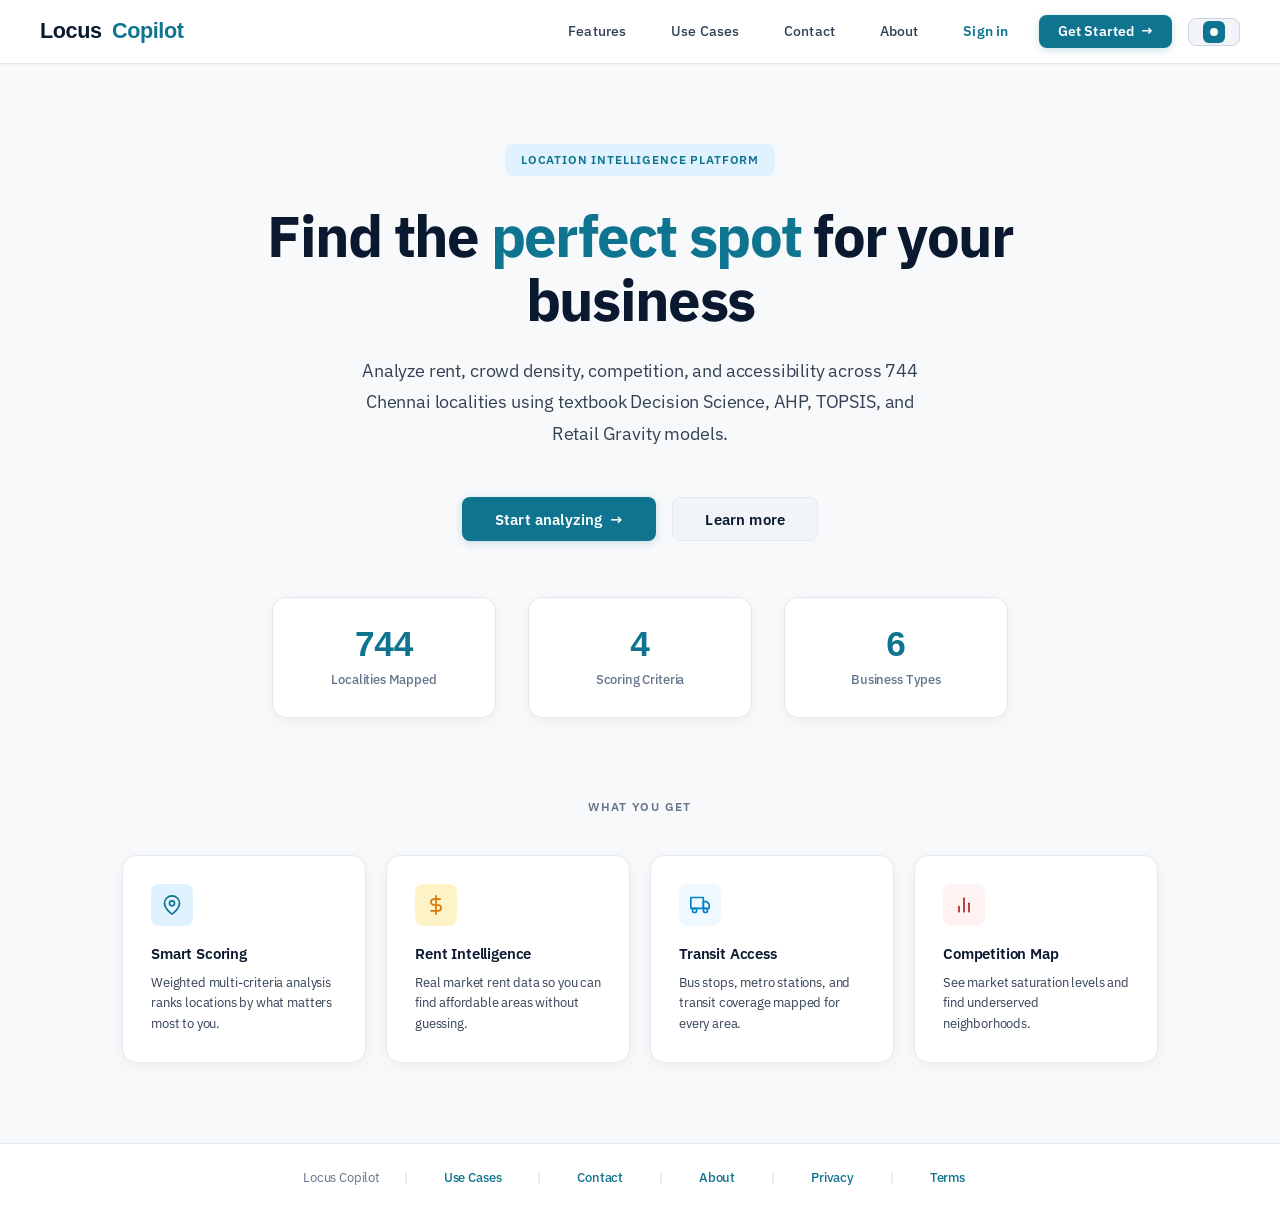
<file: frontend/landing.html>
<!DOCTYPE html>
<html lang="en">
<head>
    <meta charset="UTF-8">
    <meta name="viewport" content="width=device-width, initial-scale=1.0">
    <title>Locus Copilot - Smart Location Intelligence</title>
    <link href="https://fonts.googleapis.com/css2?family=IBM+Plex+Mono:ital,wght@0,400;0,500;0,600;1,400&family=IBM+Plex+Sans:ital,wght@0,300;0,400;0,500;0,600;0,700;1,400&family=Inter:wght@400;500;600;700&display=swap" rel="stylesheet">
    <link rel="stylesheet" href="theme.css">
    <style>
        * { margin: 0; padding: 0; box-sizing: border-box; }
        body {
            font-family: var(--font-sans);
            background: var(--page-gradient), var(--bg-base);
            background-attachment: fixed;
            color: var(--text-primary);
            background-color: var(--bg-base);
            min-height: 100vh;
            overflow-x: hidden;
        }

        /* Navbar */
        .navbar {
            background: var(--bg-glass);
            border-bottom: 1px solid var(--border-color);
            padding: 0 2.5rem;
            height: 64px;
            position: fixed;
            top: 0;
            left: 0;
            right: 0;
            z-index: 100;
            backdrop-filter: blur(20px);
            -webkit-backdrop-filter: blur(20px);
            transition: box-shadow var(--transition-normal);
            display: flex;
            align-items: center;
        }
        body.dark-theme .navbar { background: rgba(13, 13, 13, 0.85); }
        .navbar.scrolled { box-shadow: var(--shadow-md); }
        .navbar-content {
            max-width: 1200px;
            width: 100%;
            margin: 0 auto;
            display: flex;
            justify-content: space-between;
            align-items: center;
        }
        .brand {
            font-family: 'Poppins', sans-serif;
            font-size: 1.35rem;
            font-weight: 700;
            color: var(--text-primary);
            letter-spacing: -0.4px;
        }
        .brand span { color: var(--accent-primary); }
        .nav-links { display: flex; gap: 1rem; align-items: center; }
        .nav-link {
            text-decoration: none;
            color: var(--text-secondary);
            font-weight: 500;
            font-size: 0.85rem;
            padding: 0.5rem 0.9rem;
            border-radius: var(--radius-md);
            border: none;
            background: transparent;
            cursor: pointer;
            transition: all var(--transition-fast);
        }
        .nav-link:hover { color: var(--text-primary); background: var(--bg-secondary); }
        .nav-login { color: var(--accent-primary); font-weight: 600; }
        .nav-signup {
            background: var(--btn-primary-bg) !important;
            color: var(--btn-primary-text) !important;
            font-weight: 600;
            padding: 0.6rem 1.2rem;
            box-shadow: var(--btn-primary-bloom);
        }
        .nav-signup:hover { box-shadow: var(--shadow-md); transform: translateY(-1px); }
        .user-menu { display: none; }
        .user-menu.active { display: flex; align-items: center; gap: 0.5rem; }

        /* Hero */
        .hero {
            max-width: 860px;
            margin: 0 auto;
            padding: 9rem 2rem 3.5rem;
            text-align: center;
        }
        .hero-badge {
            display: inline-flex;
            align-items: center;
            gap: 0.5rem;
            background: var(--accent-light);
            color: var(--accent-primary);
            padding: 0.45rem 1rem;
            border-radius: var(--radius-control) !important;
            font-size: 0.75rem;
            font-weight: 600;
            letter-spacing: 0.07em;
            text-transform: uppercase;
            margin-bottom: 1.75rem;
            animation: slideInUp 0.4s cubic-bezier(0.4,0,0.2,1) 0.05s forwards;
        }
        .hero h2 {
            font-family: var(--font-sans);
            font-size: clamp(2.4rem, 5vw, 3.6rem);
            font-weight: 700;
            line-height: 1.1;
            color: var(--text-primary);
            margin-bottom: 1.5rem;
            letter-spacing: -0.03em;
            animation: slideInUp 0.4s cubic-bezier(0.4,0,0.2,1) 0.1s forwards;
        }
        .hero h2 em {
            font-style: normal;
            color: var(--accent-primary);
        }
        .hero p {
            font-size: 1.15rem;
            color: var(--text-secondary);
            line-height: 1.7;
            max-width: 580px;
            margin: 0 auto 3rem;
            animation: slideInUp 0.4s cubic-bezier(0.4,0,0.2,1) 0.15s forwards;
        }
        .cta-group {
            display: flex;
            gap: 1rem;
            justify-content: center;
            flex-wrap: wrap;
            animation: slideInUp 0.4s cubic-bezier(0.4,0,0.2,1) 0.2s forwards;
        }
        .cta-btn {
            padding: 0.85rem 2rem;
            border: none;
            border-radius: var(--radius-md);
            font-weight: 600;
            font-size: 0.95rem;
            cursor: pointer;
            text-decoration: none;
            display: inline-flex;
            align-items: center;
            gap: 0.5rem;
            transition: all var(--transition-fast);
        }
        .cta-primary {
            background: var(--btn-primary-bg) !important;
            color: var(--btn-primary-text) !important;
            box-shadow: var(--btn-primary-bloom);
        }
        .cta-primary:hover {
            background: var(--btn-primary-hover) !important;
            box-shadow: var(--shadow-lg);
            transform: translateY(-2px);
        }
        .cta-primary:active { transform: translateY(0); }
        .cta-primary .arrow { transition: transform var(--transition-fast); display: inline-block; }
        .cta-primary:hover .arrow { transform: translateX(3px); }
        .cta-secondary {
            background: var(--bg-primary);
            color: var(--text-primary);
            border: 1px solid var(--border-color);
        }
        .cta-secondary:hover { background: var(--bg-tertiary); border-color: var(--border-hover); transform: translateY(-1px); }

        /* Stats */
        .stats-bar {
            max-width: 800px;
            margin: 0 auto 5rem;
            display: grid;
            grid-template-columns: repeat(3, 1fr);
            gap: 2rem;
            padding: 0 2rem;
        }
        .stat-item {
            text-align: center;
            padding: 1.75rem 1.25rem;
            background: var(--bg-primary);
            border: 1px solid var(--border-color);
            border-radius: var(--radius-lg);
            transition: all var(--transition-fast);
        }
        .stat-item:hover { transform: translateY(-3px); box-shadow: var(--shadow-md); border-color: var(--accent-secondary); }
        .stat-num {
            font-family: 'Poppins', sans-serif;
            font-size: 2.2rem;
            font-weight: 700;
            color: var(--accent-primary);
            line-height: 1;
        }
        .stat-desc { font-size: 0.82rem; color: var(--text-tertiary); margin-top: 0.5rem; font-weight: 500; }

        /* Features */
        .features-section { max-width: 1100px; margin: 0 auto 5rem; padding: 0 2rem; }
        .features-label {
            text-align: center;
            font-size: 0.72rem;
            font-weight: 600;
            text-transform: uppercase;
            letter-spacing: 0.12em;
            color: var(--text-tertiary);
            margin-bottom: 2.5rem;
        }
        .features-grid {
            display: grid;
            grid-template-columns: repeat(auto-fit, minmax(240px, 1fr));
            gap: 1.25rem;
        }
        .feature-card {
            background: var(--bg-primary);
            padding: 1.75rem;
            border-radius: var(--radius-md);
            border: 1px solid var(--border-color);
            transition: all var(--transition-fast);
            position: relative;
            overflow: hidden;
        }
        .feature-card::before {
            content: '';
            position: absolute;
            top: 0; left: 0; right: 0;
            height: 3px;
            background: var(--accent-gradient);
            transform: scaleX(0);
            transform-origin: left;
            transition: transform var(--transition-normal);
        }
        .feature-card:hover::before { transform: scaleX(1); }
        .feature-card:hover { transform: translateY(-4px); box-shadow: var(--shadow-lg); border-color: var(--accent-secondary); }
        .feature-icon {
            width: 42px;
            height: 42px;
            border-radius: var(--radius-sm);
            display: flex;
            align-items: center;
            justify-content: center;
            margin-bottom: 1rem;
        }
        .feature-icon svg { width: 20px; height: 20px; }
        .fi-green { background: var(--accent-light); color: var(--accent-primary); }
        .fi-gold  { background: var(--gold-light); color: var(--gold); }
        .fi-blue  { background: var(--info-bg); color: var(--info-text); }
        .fi-pink  { background: var(--error-bg); color: var(--error-text); }
        .feature-card h3 { font-size: 0.95rem; font-weight: 600; color: var(--text-primary); margin-bottom: 0.4rem; }
        .feature-card p { font-size: 0.84rem; color: var(--text-secondary); line-height: 1.55; }

        /* Footer */
        .footer {
            background: var(--bg-primary);
            border-top: 1px solid var(--border-color);
            padding: 1.5rem 2rem;
            display: flex;
            justify-content: center;
            align-items: center;
            gap: 1.5rem;
            font-size: 0.8rem;
            color: var(--text-tertiary);
        }
        .footer a { color: var(--accent-primary); text-decoration: none; font-weight: 500; transition: color var(--transition-fast); }
        .footer a:hover { color: var(--accent-secondary); }
        .footer .sep { opacity: 0.3; }

        .reveal {
            opacity: 0;
            transform: translateY(20px);
            transition: opacity 0.6s cubic-bezier(0.4,0,0.2,1), transform 0.6s cubic-bezier(0.4,0,0.2,1);
        }
        .reveal.visible { opacity: 1; transform: translateY(0); }

        .cursor-glow {
            position: fixed;
            width: 300px;
            height: 300px;
            border-radius: 50%;
            background: radial-gradient(circle, var(--glow-accent) 0%, transparent 70%);
            pointer-events: none;
            z-index: 0;
            transform: translate(-50%, -50%);
            opacity: 0;
            transition: opacity 0.4s;
        }
        .cursor-glow.active { opacity: 1; }

        @media (max-width: 640px) {
            .navbar-content { flex-direction: column; gap: 0.75rem; }
            .hero { padding-top: 6rem; }
            .stats-bar { grid-template-columns: 1fr; gap: 0.75rem; }
        }
    </style>
</head>
<body>
    <div class="cursor-glow" id="cursorGlow"></div>

    <nav class="navbar" id="navbar">
        <div class="navbar-content">
            <div class="brand">Locus <span>Copilot</span></div>
            <div class="nav-links" id="navLinks">
                <button class="nav-link" onclick="scrollToFeatures()">Features</button>
                <button class="nav-link" onclick="navigateTo(null,'use-cases.html')">Use Cases</button>
                <button class="nav-link" onclick="navigateTo(null,'contact.html')">Contact</button>
                <button class="nav-link" onclick="navigateTo(null,'about.html')">About</button>
                <button class="nav-link nav-login" onclick="navigateTo(null,'login.html')">Sign in</button>
                <button class="nav-link nav-signup" onclick="navigateTo(null,'register.html')">Get Started <span class="arrow">&rarr;</span></button>
                <button class="theme-toggle-btn" id="themeToggle" title="Toggle theme"><span class="knob"></span></button>
            </div>
            <div class="nav-links user-menu" id="userMenu">
                <span class="nav-link" id="userEmail"></span>
                <button class="nav-link" onclick="navigateTo(null,'index.html')">Dashboard</button>
                <button class="theme-toggle-btn" id="themeToggleUser" title="Toggle theme"><span class="knob"></span></button>
                <button class="nav-link" onclick="logout()" style="color:var(--error-text);">Sign out</button>
            </div>
        </div>
    </nav>

    <section class="hero">
        <div class="hero-badge">Location Intelligence Platform</div>
        <h2>Find the <em>perfect spot</em> for your business</h2>
        <p>Analyze rent, crowd density, competition, and accessibility across 744 Chennai localities using textbook Decision Science, AHP, TOPSIS, and Retail Gravity models.</p>
        <div class="cta-group">
            <button class="cta-btn cta-primary" onclick="goToApp()">Start analyzing <span class="arrow">&rarr;</span></button>
            <button class="cta-btn cta-secondary" onclick="scrollToFeatures()">Learn more</button>
        </div>
    </section>

    <div class="stats-bar reveal">
        <div class="stat-item">
            <div class="stat-num" data-target="744">0</div>
            <div class="stat-desc">Localities Mapped</div>
        </div>
        <div class="stat-item">
            <div class="stat-num" data-target="4">0</div>
            <div class="stat-desc">Scoring Criteria</div>
        </div>
        <div class="stat-item">
            <div class="stat-num" data-target="6">0</div>
            <div class="stat-desc">Business Types</div>
        </div>
    </div>

    <section class="features-section" id="features">
        <div class="features-label reveal">What you get</div>
        <div class="features-grid">
            <div class="feature-card reveal">
                <div class="feature-icon fi-green">
                    <svg viewBox="0 0 24 24" fill="none" stroke="currentColor" stroke-width="2" stroke-linecap="round" stroke-linejoin="round"><path d="M21 10c0 7-9 13-9 13s-9-6-9-13a9 9 0 0118 0z"/><circle cx="12" cy="10" r="3"/></svg>
                </div>
                <h3>Smart Scoring</h3>
                <p>Weighted multi-criteria analysis ranks locations by what matters most to you.</p>
            </div>
            <div class="feature-card reveal">
                <div class="feature-icon fi-gold">
                    <svg viewBox="0 0 24 24" fill="none" stroke="currentColor" stroke-width="2" stroke-linecap="round" stroke-linejoin="round"><line x1="12" y1="1" x2="12" y2="23"/><path d="M17 5H9.5a3.5 3.5 0 000 7h5a3.5 3.5 0 010 7H6"/></svg>
                </div>
                <h3>Rent Intelligence</h3>
                <p>Real market rent data so you can find affordable areas without guessing.</p>
            </div>
            <div class="feature-card reveal">
                <div class="feature-icon fi-blue">
                    <svg viewBox="0 0 24 24" fill="none" stroke="currentColor" stroke-width="2" stroke-linecap="round" stroke-linejoin="round"><rect x="1" y="3" width="15" height="13"/><polygon points="16 8 20 8 23 11 23 16 16 16 16 8"/><circle cx="5.5" cy="18.5" r="2.5"/><circle cx="18.5" cy="18.5" r="2.5"/></svg>
                </div>
                <h3>Transit Access</h3>
                <p>Bus stops, metro stations, and transit coverage mapped for every area.</p>
            </div>
            <div class="feature-card reveal">
                <div class="feature-icon fi-pink">
                    <svg viewBox="0 0 24 24" fill="none" stroke="currentColor" stroke-width="2" stroke-linecap="round" stroke-linejoin="round"><line x1="18" y1="20" x2="18" y2="10"/><line x1="12" y1="20" x2="12" y2="4"/><line x1="6" y1="20" x2="6" y2="14"/></svg>
                </div>
                <h3>Competition Map</h3>
                <p>See market saturation levels and find underserved neighborhoods.</p>
            </div>
        </div>
    </section>

    <footer class="footer">
        <span>Locus Copilot</span>
        <span class="sep">|</span>
        <a href="use-cases.html">Use Cases</a>
        <span class="sep">|</span>
        <a href="contact.html">Contact</a>
        <span class="sep">|</span>
        <a href="about.html">About</a>
        <span class="sep">|</span>
        <a href="privacy.html">Privacy</a>
        <span class="sep">|</span>
        <a href="terms.html">Terms</a>
    </footer>

    <script>
        function navigateTo(e, url) {
            if (e) e.preventDefault();
            document.body.classList.add('page-exit');
            setTimeout(() => { window.location.href = url; }, 250);
        }
        function checkAuth() {
            const token = localStorage.getItem("token");
            const email = localStorage.getItem("email");
            if (token && email) {
                document.getElementById("navLinks").style.display = "none";
                document.getElementById("userMenu").classList.add("active");
                document.getElementById("userEmail").textContent = email.split("@")[0];
            }
        }
        function goToApp() {
            const token = localStorage.getItem("token");
            navigateTo(null, token ? 'index.html' : 'login.html');
        }
        function logout() {
            localStorage.removeItem("token");
            localStorage.removeItem("email");
            localStorage.removeItem("is_admin");
            navigateTo(null, 'landing.html');
        }
        function scrollToFeatures() {
            document.getElementById("features").scrollIntoView({ behavior: "smooth" });
        }

        // Navbar shadow on scroll
        window.addEventListener('scroll', () => {
            document.getElementById('navbar').classList.toggle('scrolled', window.scrollY > 10);
        }, { passive: true });

        // Reveal on scroll
        const observer = new IntersectionObserver((entries) => {
            entries.forEach(entry => {
                if (entry.isIntersecting) {
                    entry.target.classList.add('visible');
                    observer.unobserve(entry.target);
                }
            });
        }, { threshold: 0.15 });
        document.querySelectorAll('.reveal').forEach(el => observer.observe(el));

        // Animated counter
        function animateCounters() {
            document.querySelectorAll('.stat-num[data-target]').forEach(el => {
                const target = parseInt(el.dataset.target);
                const duration = 1200;
                const start = performance.now();
                function tick(now) {
                    const t = Math.min((now - start) / duration, 1);
                    const ease = 1 - Math.pow(1 - t, 3);
                    el.textContent = Math.round(ease * target);
                    if (t < 1) requestAnimationFrame(tick);
                }
                requestAnimationFrame(tick);
            });
        }
        const statsObserver = new IntersectionObserver((entries) => {
            entries.forEach(entry => {
                if (entry.isIntersecting) { animateCounters(); statsObserver.unobserve(entry.target); }
            });
        }, { threshold: 0.3 });
        const statsBar = document.querySelector('.stats-bar');
        if (statsBar) statsObserver.observe(statsBar);

        // Cursor glow
        const glow = document.getElementById('cursorGlow');
        let glowX = 0, glowY = 0, curX = 0, curY = 0;
        document.addEventListener('mousemove', e => { curX = e.clientX; curY = e.clientY; glow.classList.add('active'); });
        document.addEventListener('mouseleave', () => glow.classList.remove('active'));
        function updateGlow() {
            glowX += (curX - glowX) * 0.08;
            glowY += (curY - glowY) * 0.08;
            glow.style.left = glowX + 'px';
            glow.style.top = glowY + 'px';
            requestAnimationFrame(updateGlow);
        }
        requestAnimationFrame(updateGlow);

        // Feature card tilt
        document.querySelectorAll('.feature-card').forEach(card => {
            card.addEventListener('mousemove', e => {
                const rect = card.getBoundingClientRect();
                const x = (e.clientX - rect.left) / rect.width - 0.5;
                const y = (e.clientY - rect.top) / rect.height - 0.5;
                card.style.transform = `translateY(-4px) perspective(600px) rotateX(${-y * 6}deg) rotateY(${x * 6}deg)`;
            });
            card.addEventListener('mouseleave', () => { card.style.transform = ''; });
        });

        // Init
        (function() {
            const theme = localStorage.getItem('theme') || 'light';
            if (theme === 'dark') document.body.classList.add('dark-theme');
            
            function toggleHandler() {
                const isDark = document.body.classList.toggle('dark-theme');
                localStorage.setItem('theme', isDark ? 'dark' : 'light');
            }
            const btn1 = document.getElementById('themeToggle');
            const btn2 = document.getElementById('themeToggleUser');
            if (btn1) btn1.addEventListener('click', toggleHandler);
            if (btn2) btn2.addEventListener('click', toggleHandler);

            checkAuth();
        })();
    </script>
</body>
</html>
</file>
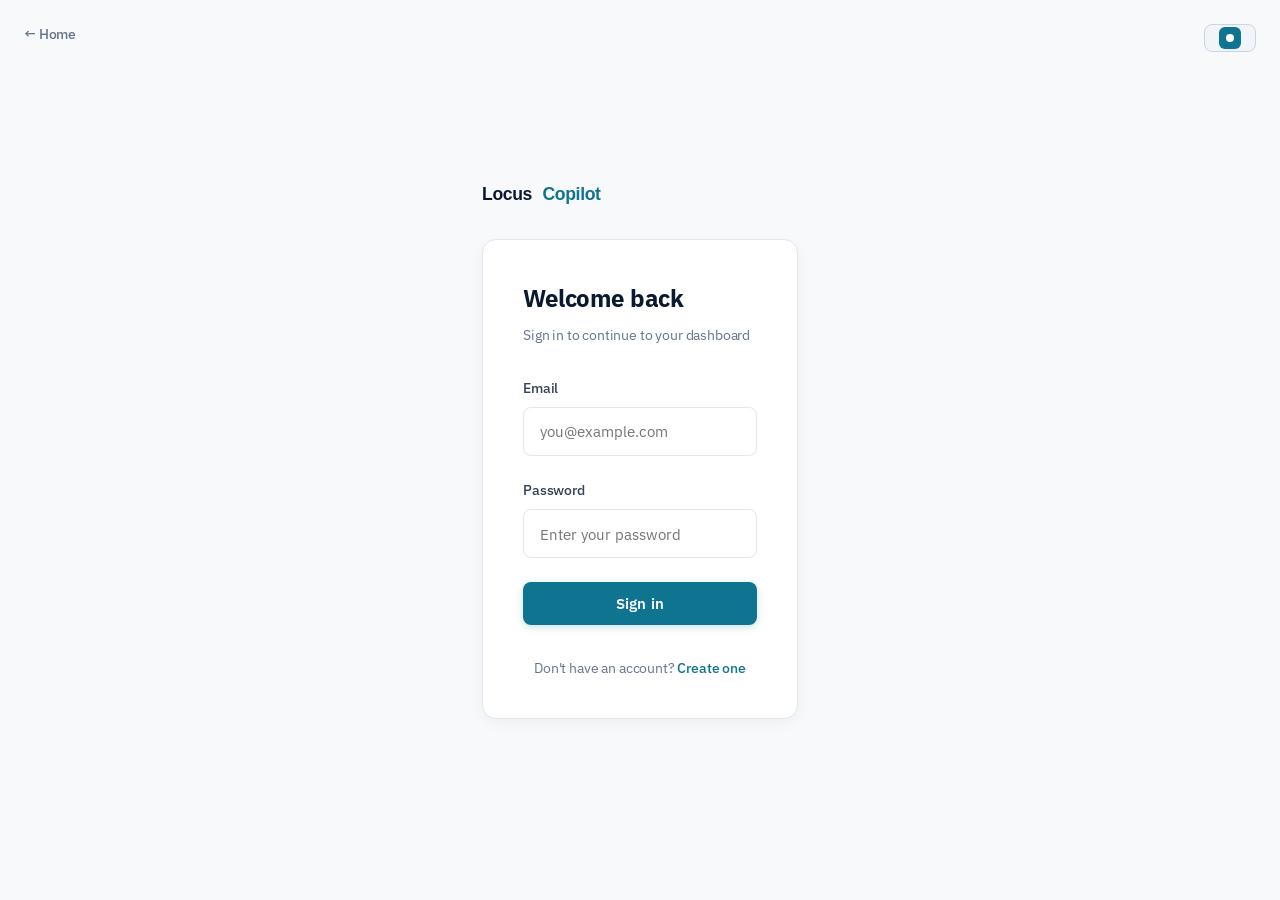
<file: frontend/login.html>
<!DOCTYPE html>
<html lang="en">
<head>
    <meta charset="UTF-8">
    <meta name="viewport" content="width=device-width, initial-scale=1.0">
    <title>Sign in - Locus Copilot</title>
    <link href="https://fonts.googleapis.com/css2?family=IBM+Plex+Mono:ital,wght@0,400;0,500;0,600;1,400&family=IBM+Plex+Sans:ital,wght@0,300;0,400;0,500;0,600;0,700;1,400&family=Inter:wght@400;500;600;700&display=swap" rel="stylesheet">
    <link rel="stylesheet" href="theme.css">
    <style>
        * { margin: 0; padding: 0; box-sizing: border-box; }
        body {
            font-family: var(--font-sans);
            background: var(--page-gradient), var(--bg-base);
            background-attachment: fixed;
            color: var(--text-primary);
            background-color: var(--bg-base);
            min-height: 100vh;
            display: flex;
            flex-direction: column;
            align-items: center;
            justify-content: center;
        }
        .back-link {
            position: absolute;
            top: 1.5rem;
            left: 1.5rem;
            color: var(--text-tertiary);
            text-decoration: none;
            font-size: 0.85rem;
            font-weight: 500;
            display: flex;
            align-items: center;
            gap: 0.3rem;
            transition: color var(--transition-fast);
        }
        .back-link:hover { color: var(--text-primary); }
        .container { width: 100%; max-width: 380px; padding: 2rem; }
        .brand {
            text-align: center;
            font-family: 'Poppins', sans-serif;
            font-size: 1.1rem;
            font-weight: 700;
            color: var(--text-primary);
            margin-bottom: 2rem;
            letter-spacing: -0.02em;
        }
        .brand span { color: var(--accent-primary); }
        .card {
            background: var(--bg-surface);
            border-radius: var(--radius-panel) !important;
            padding: 2.5rem;
            border: 1px solid var(--border-color);
            box-shadow: var(--shadow-lg);
            animation: scaleIn 0.35s cubic-bezier(0.4,0,0.2,1) forwards;
            transition: transform var(--transition-fast), box-shadow var(--transition-fast);
        }
        .card:hover {
            box-shadow: var(--shadow-xl);
        }
        .card h1 {
            font-family: var(--font-sans);
            font-size: 1.5rem;
            font-weight: 700;
            margin-bottom: 0.5rem;
            color: var(--text-primary);
        }
        .card p.sub {
            color: var(--text-tertiary);
            font-size: 0.9rem;
            margin-bottom: 2rem;
        }
        .form-group { margin-bottom: 1.5rem; }
        label {
            display: block;
            font-weight: 500;
            font-size: 0.85rem;
            margin-bottom: 0.55rem;
            color: var(--text-secondary);
        }
        input[type="email"], input[type="password"] {
            width: 100%;
            padding: 0.85rem 1rem;
            border: 1px solid var(--border-color);
            border-radius: var(--radius-control) !important;
            font-size: 0.95rem;
            font-family: inherit;
            background: var(--bg-surface);
            color: var(--text-primary);
            transition: all var(--transition-fast);
        }
        input:focus {
            outline: none;
            border-color: var(--accent-primary);
            box-shadow: 0 0 0 3px var(--accent-light);
        }
        .error-msg {
            color: var(--error-text);
            background: var(--error-bg);
            padding: 0.75rem 1rem;
            border-radius: var(--radius-md);
            font-size: 0.85rem;
            margin-bottom: 1.25rem;
            display: none;
            border: 1px solid var(--error-border);
        }
        .error-msg.show { display: block; }
        .btn {
            width: 100%;
            padding: 0.85rem 1rem;
            background: var(--btn-primary-bg) !important;
            color: var(--btn-primary-text) !important;
            border: none;
            border-radius: var(--radius-control) !important;
            font-weight: 600;
            font-size: 0.95rem;
            cursor: pointer;
            box-shadow: var(--btn-primary-bloom);
            transition: all var(--transition-fast);
        }
        .btn:hover {
            background: var(--btn-primary-hover) !important;
            transform: translateY(-1px);
        }
        .btn:active { transform: translateY(0); }
        .btn:disabled { opacity: 0.6; cursor: not-allowed; transform: none; }
        .loading-spinner {
            display: inline-block;
            width: 14px;
            height: 14px;
            border: 2px solid rgba(255,255,255,0.3);
            border-top-color: white;
            border-radius: 50%;
            animation: spin 0.6s linear infinite;
            margin-right: 0.4rem;
            vertical-align: middle;
        }
        .footer-text {
            text-align: center;
            margin-top: 2rem;
            font-size: 0.9rem;
            color: var(--text-tertiary);
        }
        .footer-text a {
            color: var(--accent-primary);
            text-decoration: none;
            font-weight: 500;
        }
        .footer-text a:hover { text-decoration: underline; }
    </style>
</head>
<body>
    <div style="position: absolute; top: 1.5rem; right: 1.5rem; z-index: 10;">
        <button class="theme-toggle-btn" id="themeToggle" title="Toggle theme"><span class="knob"></span></button>
    </div>
    <a href="landing.html" class="back-link" onclick="navigateTo(event,'landing.html')">&larr; Home</a>
    <div class="container">
        <div class="brand">Locus <span>Copilot</span></div>
        <div class="card">
            <h1>Welcome back</h1>
            <p class="sub">Sign in to continue to your dashboard</p>

            <div class="error-msg" id="errorMsg"></div>

            <form id="loginForm" onsubmit="handleLogin(event)">
                <div class="form-group">
                    <label for="email">Email</label>
                    <input type="email" id="email" required placeholder="you@example.com" autocomplete="email">
                </div>
                <div class="form-group">
                    <label for="password">Password</label>
                    <input type="password" id="password" required placeholder="Enter your password" autocomplete="current-password">
                </div>
                <button type="submit" class="btn" id="submitBtn">Sign in</button>
            </form>

            <div class="footer-text">
                Don't have an account? <a href="register.html" onclick="navigateTo(event,'register.html')">Create one</a>
            </div>
        </div>
    </div>

    <script>
        const API_BASE = (() => {
            const configured = (localStorage.getItem("api_base") || "").trim();
            if (configured) return configured.replace(/\/+$/, "");
            const host = window.location.hostname || "localhost";
            return `${window.location.protocol}//${host}:8000/api`;
        })();

        function navigateTo(e, url) {
            if (e) e.preventDefault();
            document.body.classList.add('page-exit');
            setTimeout(() => { window.location.href = url; }, 200);
        }

        // Theme
        (function() {
            const theme = localStorage.getItem('theme') || 'light';
            if (theme === 'dark') document.body.classList.add('dark-theme');
            // Auto-redirect if already logged in
            if (localStorage.getItem('token')) navigateTo(null, 'index.html');
        })();

        async function handleLogin(e) {
            e.preventDefault();
            const email = document.getElementById("email").value;
            const password = document.getElementById("password").value;
            const btn = document.getElementById("submitBtn");
            const err = document.getElementById("errorMsg");

            btn.disabled = true;
            btn.innerHTML = '<span class="loading-spinner"></span>Signing in...';
            err.classList.remove("show");

            try {
                const res = await fetch(`${API_BASE}/auth/login`, {
                    method: "POST",
                    headers: { "Content-Type": "application/json" },
                    body: JSON.stringify({ email, password })
                });
                const data = await res.json();

                if (data.success) {
                    localStorage.setItem("token", data.token);
                    localStorage.setItem("email", data.user.email);
                    localStorage.setItem("is_admin", data.user.is_admin);
                    navigateTo(null, 'index.html');
                } else {
                    showError(data.detail || "Invalid credentials");
                }
            } catch (error) {
                showError("Connection error. Is the server running?");
            } finally {
                btn.disabled = false;
                btn.innerHTML = "Sign in";
            }
        }

        function showError(msg) {
            const el = document.getElementById("errorMsg");
            el.textContent = msg;
            el.classList.add("show");
        }

        // Init Theme
        (function() {
            const theme = localStorage.getItem('theme') || 'light';
            if (theme === 'dark') document.body.classList.add('dark-theme');
            const themeToggle = document.getElementById('themeToggle');
            if (themeToggle) {
                themeToggle.addEventListener('click', () => {
                    const isDark = document.body.classList.toggle('dark-theme');
                    localStorage.setItem('theme', isDark ? 'dark' : 'light');
                });
            }
        })();
    </script>
</body>
</html>
</file>
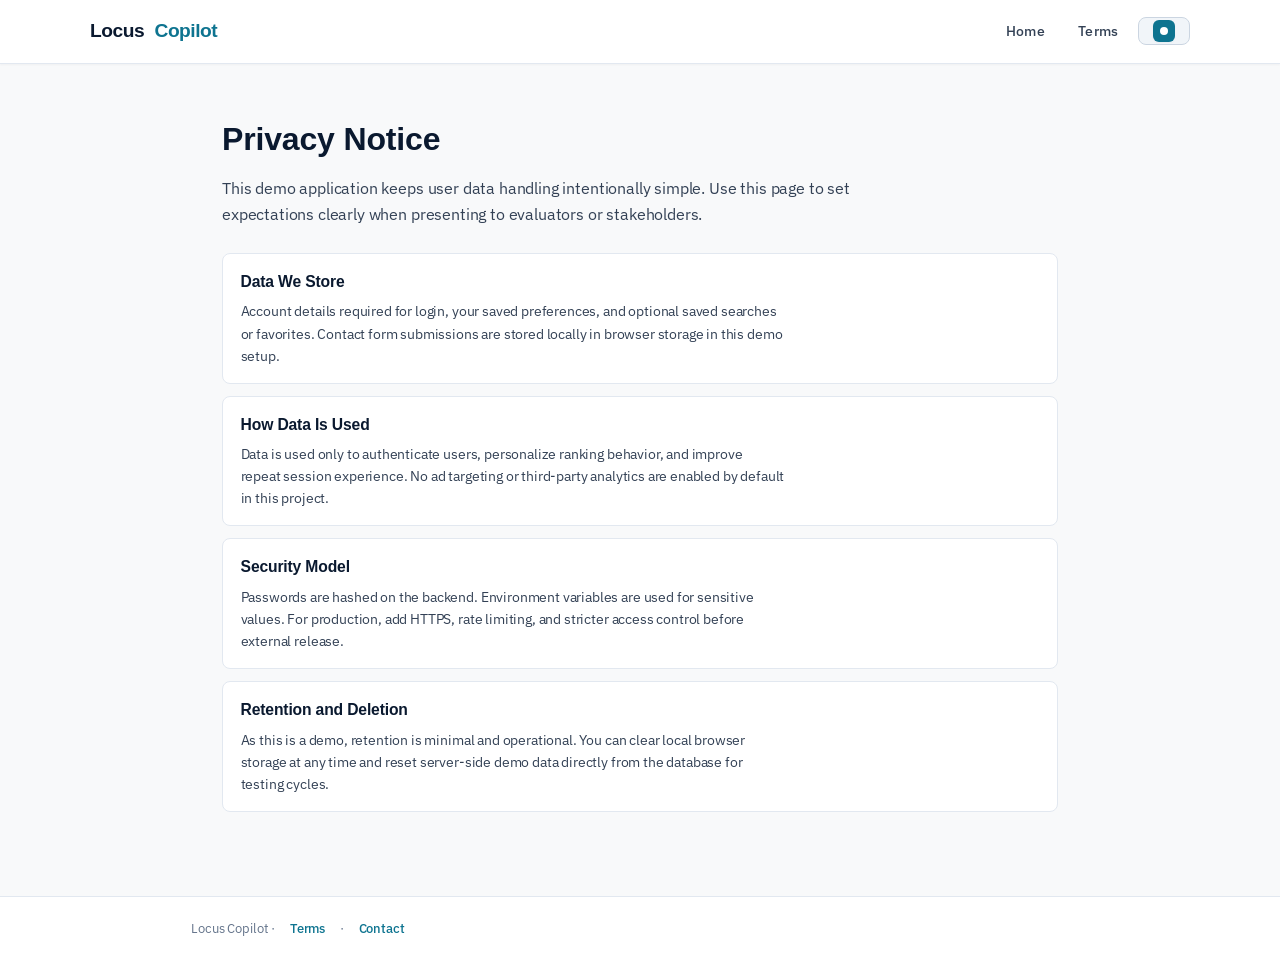
<file: frontend/privacy.html>
<!DOCTYPE html>
<html lang="en">
<head>
    <meta charset="UTF-8">
    <meta name="viewport" content="width=device-width, initial-scale=1.0">
    <title>Privacy - Locus Copilot</title>
    <link href="https://fonts.googleapis.com/css2?family=IBM+Plex+Mono:ital,wght@0,400;0,500;0,600;1,400&family=IBM+Plex+Sans:ital,wght@0,300;0,400;0,500;0,600;0,700;1,400&family=Inter:wght@400;500;600;700&display=swap" rel="stylesheet">
    <link rel="stylesheet" href="theme.css">
    <style>
        * { margin: 0; padding: 0; box-sizing: border-box; }
        body {
            font-family: var(--font-sans);
            background: var(--page-gradient), var(--bg-base);
            background-attachment: fixed;
            color: var(--text-primary);
            background-color: var(--bg-base);
            min-height: 100vh;
            display: flex;
            flex-direction: column;
        }
        .navbar {
            background: var(--bg-glass);
            border-bottom: 1px solid var(--border-color);
            padding: 0.85rem 2rem;
            position: sticky;
            top: 0;
            z-index: 100;
            backdrop-filter: blur(20px);
            -webkit-backdrop-filter: blur(20px);
        }
        body.dark-theme .navbar { background: rgba(28,28,30,0.85); }
        .navbar-content {
            max-width: 1100px;
            margin: 0 auto;
            display: flex;
            justify-content: space-between;
            align-items: center;
        }
        .brand {
            font-family: 'Poppins', sans-serif;
            font-size: 1.2rem;
            font-weight: 700;
            color: var(--text-primary);
            text-decoration: none;
        }
        .brand span { color: var(--accent-primary); }
        .nav-links { display: flex; gap: 0.4rem; align-items: center; }
        .nav-link {
            text-decoration: none;
            color: var(--text-secondary);
            font-weight: 500;
            font-size: 0.85rem;
            padding: 0.45rem 0.85rem;
            border-radius: var(--radius-sm);
            border: none;
            background: none;
            cursor: pointer;
            transition: all var(--transition-fast);
        }
        .nav-link:hover { color: var(--text-primary); background: var(--bg-tertiary); }

        .page {
            max-width: 900px;
            margin: 0 auto;
            width: 100%;
            padding: 3.2rem 2rem 4.5rem;
            flex: 1;
        }
        h1 {
            font-family: 'Poppins', sans-serif;
            font-size: 2rem;
            margin-bottom: 0.8rem;
        }
        .intro {
            color: var(--text-secondary);
            margin-bottom: 1.6rem;
            line-height: 1.6;
        }
        .section {
            background: var(--bg-primary);
            border: 1px solid var(--border-color);
            border-radius: var(--radius-md);
            padding: 1rem 1.1rem;
            margin-bottom: 0.75rem;
        }
        .section h2 {
            font-size: 0.98rem;
            margin-bottom: 0.45rem;
            font-family: 'Poppins', sans-serif;
        }
        .section p {
            color: var(--text-secondary);
            font-size: 0.86rem;
            line-height: 1.6;
        }
        .footer {
            background: var(--bg-primary);
            border-top: 1px solid var(--border-color);
            padding: 1.4rem 2rem;
            text-align: center;
            color: var(--text-tertiary);
            font-size: 0.8rem;
        }
        .footer a { color: var(--accent-primary); text-decoration: none; font-weight: 500; }

        @media (max-width: 640px) {
            .page { padding: 2.4rem 1.2rem 3.8rem; }
        }
    </style>
</head>
<body>
    <nav class="navbar">
        <div class="navbar-content">
            <a class="brand" href="landing.html">Locus <span>Copilot</span></a>
            <div class="nav-links">
                <button class="nav-link" onclick="navigateTo('landing.html')">Home</button>
                <button class="nav-link" onclick="navigateTo('terms.html')">Terms</button>
                <button class="theme-toggle-btn" id="themeToggle" title="Toggle dark mode"><span class="knob"></span></button>
            </div>
        </div>
    </nav>

    <main class="page">
        <h1>Privacy Notice</h1>
        <p class="intro">This demo application keeps user data handling intentionally simple. Use this page to set expectations clearly when presenting to evaluators or stakeholders.</p>

        <section class="section">
            <h2>Data We Store</h2>
            <p>Account details required for login, your saved preferences, and optional saved searches or favorites. Contact form submissions are stored locally in browser storage in this demo setup.</p>
        </section>

        <section class="section">
            <h2>How Data Is Used</h2>
            <p>Data is used only to authenticate users, personalize ranking behavior, and improve repeat session experience. No ad targeting or third-party analytics are enabled by default in this project.</p>
        </section>

        <section class="section">
            <h2>Security Model</h2>
            <p>Passwords are hashed on the backend. Environment variables are used for sensitive values. For production, add HTTPS, rate limiting, and stricter access control before external release.</p>
        </section>

        <section class="section">
            <h2>Retention and Deletion</h2>
            <p>As this is a demo, retention is minimal and operational. You can clear local browser storage at any time and reset server-side demo data directly from the database for testing cycles.</p>
        </section>
    </main>

    <footer class="footer">
        <p>Locus Copilot &middot; <a href="terms.html">Terms</a> &middot; <a href="contact.html">Contact</a></p>
    </footer>

    <script>
        function navigateTo(url) {
            document.body.classList.add('page-exit');
            setTimeout(() => { window.location.href = url; }, 250);
        }

        document.getElementById('themeToggle').addEventListener('click', () => {
            const isDark = document.body.classList.toggle('dark-theme');
            localStorage.setItem('theme', isDark ? 'dark' : 'light');
        });

        (function initTheme() {
            const theme = localStorage.getItem('theme') || 'light';
            if (theme === 'dark') {
                document.body.classList.add('dark-theme');
            }
        })();
    </script>
</body>
</html>
</file>
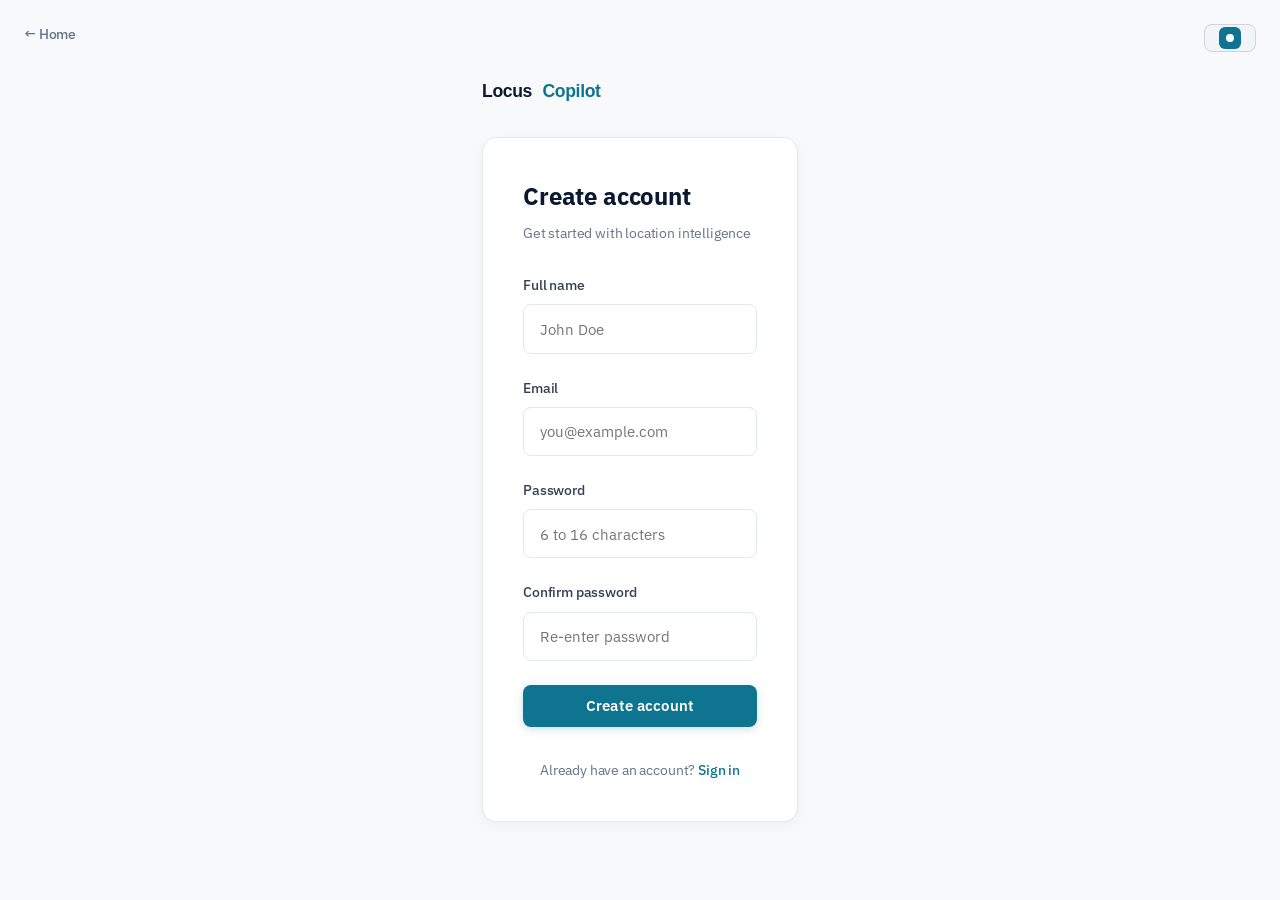
<file: frontend/register.html>
<!DOCTYPE html>
<html lang="en">
<head>
    <meta charset="UTF-8">
    <meta name="viewport" content="width=device-width, initial-scale=1.0">
    <title>Create Account - Locus Copilot</title>
    <link href="https://fonts.googleapis.com/css2?family=IBM+Plex+Mono:ital,wght@0,400;0,500;0,600;1,400&family=IBM+Plex+Sans:ital,wght@0,300;0,400;0,500;0,600;0,700;1,400&family=Inter:wght@400;500;600;700&display=swap" rel="stylesheet">
    <link rel="stylesheet" href="theme.css">
    <style>
        * { margin: 0; padding: 0; box-sizing: border-box; }
        body {
            font-family: var(--font-sans);
            background: var(--page-gradient), var(--bg-base);
            background-attachment: fixed;
            color: var(--text-primary);
            background-color: var(--bg-base);
            min-height: 100vh;
            display: flex;
            flex-direction: column;
            align-items: center;
            justify-content: center;
        }
        .back-link {
            position: absolute;
            top: 1.5rem;
            left: 1.5rem;
            color: var(--text-tertiary);
            text-decoration: none;
            font-size: 0.85rem;
            font-weight: 500;
            display: flex;
            align-items: center;
            gap: 0.3rem;
            transition: color var(--transition-fast);
        }
        .back-link:hover { color: var(--text-primary); }
        .container { width: 100%; max-width: 380px; padding: 2rem; }
        .brand {
            text-align: center;
            font-family: 'Poppins', sans-serif;
            font-size: 1.1rem;
            font-weight: 700;
            color: var(--text-primary);
            margin-bottom: 2rem;
            letter-spacing: -0.02em;
        }
        .brand span { color: var(--accent-primary); }
        .card {
            background: var(--bg-surface);
            border-radius: var(--radius-panel) !important;
            padding: 2.5rem;
            border: 1px solid var(--border-color);
            box-shadow: var(--shadow-lg);
            animation: scaleIn 0.35s cubic-bezier(0.4,0,0.2,1) forwards;
            transition: transform var(--transition-fast), box-shadow var(--transition-fast);
        }
        .card:hover {
            box-shadow: var(--shadow-xl);
        }
        .card h1 {
            font-family: var(--font-sans);
            font-size: 1.5rem;
            font-weight: 700;
            margin-bottom: 0.5rem;
            color: var(--text-primary);
        }
        .card p.sub {
            color: var(--text-tertiary);
            font-size: 0.9rem;
            margin-bottom: 2rem;
        }
        .form-group { margin-bottom: 1.5rem; }
        label {
            display: block;
            font-weight: 500;
            font-size: 0.85rem;
            margin-bottom: 0.55rem;
            color: var(--text-secondary);
        }
        input[type="email"], input[type="password"], input[type="text"] {
            width: 100%;
            padding: 0.85rem 1rem;
            border: 1px solid var(--border-color);
            border-radius: var(--radius-control) !important;
            font-size: 0.95rem;
            font-family: inherit;
            background: var(--bg-surface);
            color: var(--text-primary);
            transition: all var(--transition-fast);
        }
        input:focus {
            outline: none;
            border-color: var(--accent-primary);
            box-shadow: 0 0 0 3px var(--accent-light);
        }
        .error-msg {
            color: var(--error-text);
            background: var(--error-bg);
            padding: 0.75rem 1rem;
            border-radius: var(--radius-md);
            font-size: 0.85rem;
            margin-bottom: 1.25rem;
            display: none;
            border: 1px solid var(--error-border);
        }
        .error-msg.show { display: block; }
        .success-msg {
            color: var(--success-text);
            background: var(--success-bg);
            padding: 0.75rem 1rem;
            border-radius: var(--radius-md);
            font-size: 0.85rem;
            margin-bottom: 1.25rem;
            display: none;
            border: 1px solid var(--success-border);
        }
        .success-msg.show { display: block; }
        .btn {
            width: 100%;
            padding: 0.85rem 1rem;
            background: var(--btn-primary-bg) !important;
            color: var(--btn-primary-text) !important;
            border: none;
            border-radius: var(--radius-control) !important;
            font-weight: 600;
            font-size: 0.95rem;
            cursor: pointer;
            box-shadow: var(--btn-primary-bloom);
            transition: all var(--transition-fast);
        }
        .btn:hover {
            background: var(--btn-primary-hover) !important;
            transform: translateY(-1px);
        }
        .btn:active { transform: translateY(0); }
        .btn:disabled { opacity: 0.6; cursor: not-allowed; transform: none; }
        .loading-spinner {
            display: inline-block;
            width: 14px;
            height: 14px;
            border: 2px solid rgba(255,255,255,0.3);
            border-top-color: white;
            border-radius: 50%;
            animation: spin 0.6s linear infinite;
            margin-right: 0.4rem;
            vertical-align: middle;
        }
        .footer-text {
            text-align: center;
            margin-top: 2rem;
            font-size: 0.9rem;
            color: var(--text-tertiary);
        }
        .footer-text a {
            color: var(--accent-primary);
            text-decoration: none;
            font-weight: 500;
        }
        .footer-text a:hover { text-decoration: underline; }
    </style>
</head>
<body>
    <div style="position: absolute; top: 1.5rem; right: 1.5rem; z-index: 10;">
        <button class="theme-toggle-btn" id="themeToggle" title="Toggle theme"><span class="knob"></span></button>
    </div>
    <a href="landing.html" class="back-link" onclick="navigateTo(event,'landing.html')">&larr; Home</a>
    <div class="container">
        <div class="brand">Locus <span>Copilot</span></div>
        <div class="card">
            <h1>Create account</h1>
            <p class="sub">Get started with location intelligence</p>

            <div class="error-msg" id="errorMsg"></div>
            <div class="success-msg" id="successMsg"></div>

            <form id="registerForm" onsubmit="handleRegister(event)">
                <div class="form-group">
                    <label for="fullName">Full name</label>
                    <input type="text" id="fullName" placeholder="John Doe" autocomplete="name">
                </div>
                <div class="form-group">
                    <label for="email">Email</label>
                    <input type="email" id="email" required placeholder="you@example.com" autocomplete="email">
                </div>
                <div class="form-group">
                    <label for="password">Password</label>
                    <input type="password" id="password" required placeholder="6 to 16 characters" minlength="6" maxlength="16" autocomplete="new-password">
                </div>
                <div class="form-group">
                    <label for="confirmPassword">Confirm password</label>
                    <input type="password" id="confirmPassword" required placeholder="Re-enter password" minlength="6" maxlength="16" autocomplete="new-password">
                </div>
                <button type="submit" class="btn" id="submitBtn">Create account</button>
            </form>

            <div class="footer-text">
                Already have an account? <a href="login.html" onclick="navigateTo(event,'login.html')">Sign in</a>
            </div>
        </div>
    </div>

    <script>
        const API_BASE = (() => {
            const configured = (localStorage.getItem("api_base") || "").trim();
            if (configured) return configured.replace(/\/+$/, "");
            const host = window.location.hostname || "localhost";
            return `${window.location.protocol}//${host}:8000/api`;
        })();

        function navigateTo(e, url) {
            if (e) e.preventDefault();
            document.body.classList.add('page-exit');
            setTimeout(() => { window.location.href = url; }, 200);
        }

        // Theme
        (function() {
            const theme = localStorage.getItem('theme') || 'light';
            if (theme === 'dark') document.body.classList.add('dark-theme');
        })();

        let isRegistering = false;
        const MIN_PASSWORD_LENGTH = 6;
        const MAX_PASSWORD_LENGTH = 16;

        async function handleRegister(e) {
            e.preventDefault();
            if (isRegistering) return;

            const fullName = document.getElementById("fullName").value;
            const email = document.getElementById("email").value;
            const password = document.getElementById("password").value;
            const confirm = document.getElementById("confirmPassword").value;
            const btn = document.getElementById("submitBtn");

            document.getElementById("errorMsg").classList.remove("show");
            document.getElementById("successMsg").classList.remove("show");

            if (password !== confirm) {
                showError("Passwords do not match");
                return;
            }

            if (password.length < MIN_PASSWORD_LENGTH || password.length > MAX_PASSWORD_LENGTH) {
                showError(`Password must be ${MIN_PASSWORD_LENGTH} to ${MAX_PASSWORD_LENGTH} characters.`);
                return;
            }

            isRegistering = true;
            btn.disabled = true;
            btn.innerHTML = '<span class="loading-spinner"></span>Creating account...';

            let shouldResetButton = true;

            try {
                const res = await fetch(`${API_BASE}/auth/register`, {
                    method: "POST",
                    headers: { "Content-Type": "application/json" },
                    body: JSON.stringify({ email: (email || '').trim(), password, full_name: (fullName || '').trim() })
                });
                const data = await res.json();

                if (data.success) {
                    showSuccess("Account created! Redirecting...");
                    shouldResetButton = false;
                    setTimeout(() => navigateTo(null, 'login.html'), 1200);
                } else {
                    showError(data.detail || "Registration failed");
                }
            } catch (error) {
                showError("Connection error. Is the server running?");
            } finally {
                isRegistering = false;
                if (shouldResetButton) {
                    btn.disabled = false;
                    btn.innerHTML = "Create account";
                }
            }
        }

        function showError(msg) {
            const el = document.getElementById("errorMsg");
            el.textContent = msg;
            el.classList.add("show");
        }

        function showSuccess(msg) {
            const el = document.getElementById("successMsg");
            el.textContent = msg;
            el.classList.add("show");
        }

        // Init Theme
        (function() {
            const theme = localStorage.getItem('theme') || 'light';
            if (theme === 'dark') document.body.classList.add('dark-theme');
            const themeToggle = document.getElementById('themeToggle');
            if (themeToggle) {
                themeToggle.addEventListener('click', () => {
                    const isDark = document.body.classList.toggle('dark-theme');
                    localStorage.setItem('theme', isDark ? 'dark' : 'light');
                });
            }
        })();
    </script>
</body>
</html>
</file>
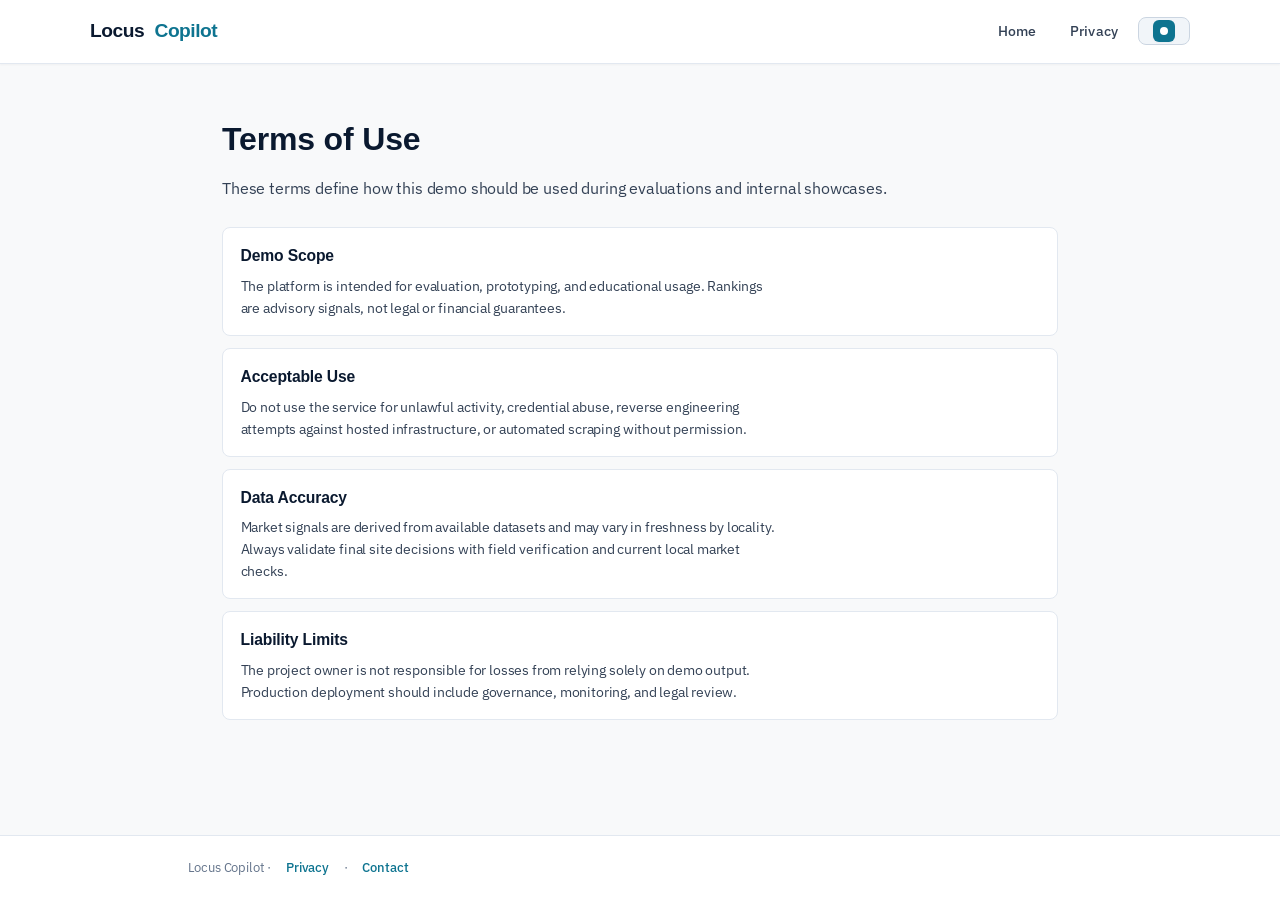
<file: frontend/terms.html>
<!DOCTYPE html>
<html lang="en">
<head>
    <meta charset="UTF-8">
    <meta name="viewport" content="width=device-width, initial-scale=1.0">
    <title>Terms - Locus Copilot</title>
    <link href="https://fonts.googleapis.com/css2?family=IBM+Plex+Mono:ital,wght@0,400;0,500;0,600;1,400&family=IBM+Plex+Sans:ital,wght@0,300;0,400;0,500;0,600;0,700;1,400&family=Inter:wght@400;500;600;700&display=swap" rel="stylesheet">
    <link rel="stylesheet" href="theme.css">
    <style>
        * { margin: 0; padding: 0; box-sizing: border-box; }
        body {
            font-family: var(--font-sans);
            background: var(--page-gradient), var(--bg-base);
            background-attachment: fixed;
            color: var(--text-primary);
            background-color: var(--bg-base);
            min-height: 100vh;
            display: flex;
            flex-direction: column;
        }
        .navbar {
            background: var(--bg-glass);
            border-bottom: 1px solid var(--border-color);
            padding: 0.85rem 2rem;
            position: sticky;
            top: 0;
            z-index: 100;
            backdrop-filter: blur(20px);
            -webkit-backdrop-filter: blur(20px);
        }
        body.dark-theme .navbar { background: rgba(28,28,30,0.85); }
        .navbar-content {
            max-width: 1100px;
            margin: 0 auto;
            display: flex;
            justify-content: space-between;
            align-items: center;
        }
        .brand {
            font-family: 'Poppins', sans-serif;
            font-size: 1.2rem;
            font-weight: 700;
            color: var(--text-primary);
            text-decoration: none;
        }
        .brand span { color: var(--accent-primary); }
        .nav-links { display: flex; gap: 0.4rem; align-items: center; }
        .nav-link {
            text-decoration: none;
            color: var(--text-secondary);
            font-weight: 500;
            font-size: 0.85rem;
            padding: 0.45rem 0.85rem;
            border-radius: var(--radius-sm);
            border: none;
            background: none;
            cursor: pointer;
            transition: all var(--transition-fast);
        }
        .nav-link:hover { color: var(--text-primary); background: var(--bg-tertiary); }

        .page {
            max-width: 900px;
            margin: 0 auto;
            width: 100%;
            padding: 3.2rem 2rem 4.5rem;
            flex: 1;
        }
        h1 {
            font-family: 'Poppins', sans-serif;
            font-size: 2rem;
            margin-bottom: 0.8rem;
        }
        .intro {
            color: var(--text-secondary);
            margin-bottom: 1.6rem;
            line-height: 1.6;
        }
        .section {
            background: var(--bg-primary);
            border: 1px solid var(--border-color);
            border-radius: var(--radius-md);
            padding: 1rem 1.1rem;
            margin-bottom: 0.75rem;
        }
        .section h2 {
            font-size: 0.98rem;
            margin-bottom: 0.45rem;
            font-family: 'Poppins', sans-serif;
        }
        .section p {
            color: var(--text-secondary);
            font-size: 0.86rem;
            line-height: 1.6;
        }
        .footer {
            background: var(--bg-primary);
            border-top: 1px solid var(--border-color);
            padding: 1.4rem 2rem;
            text-align: center;
            color: var(--text-tertiary);
            font-size: 0.8rem;
        }
        .footer a { color: var(--accent-primary); text-decoration: none; font-weight: 500; }

        @media (max-width: 640px) {
            .page { padding: 2.4rem 1.2rem 3.8rem; }
        }
    </style>
</head>
<body>
    <nav class="navbar">
        <div class="navbar-content">
            <a class="brand" href="landing.html">Locus <span>Copilot</span></a>
            <div class="nav-links">
                <button class="nav-link" onclick="navigateTo('landing.html')">Home</button>
                <button class="nav-link" onclick="navigateTo('privacy.html')">Privacy</button>
                <button class="theme-toggle-btn" id="themeToggle" title="Toggle dark mode"><span class="knob"></span></button>
            </div>
        </div>
    </nav>

    <main class="page">
        <h1>Terms of Use</h1>
        <p class="intro">These terms define how this demo should be used during evaluations and internal showcases.</p>

        <section class="section">
            <h2>Demo Scope</h2>
            <p>The platform is intended for evaluation, prototyping, and educational usage. Rankings are advisory signals, not legal or financial guarantees.</p>
        </section>

        <section class="section">
            <h2>Acceptable Use</h2>
            <p>Do not use the service for unlawful activity, credential abuse, reverse engineering attempts against hosted infrastructure, or automated scraping without permission.</p>
        </section>

        <section class="section">
            <h2>Data Accuracy</h2>
            <p>Market signals are derived from available datasets and may vary in freshness by locality. Always validate final site decisions with field verification and current local market checks.</p>
        </section>

        <section class="section">
            <h2>Liability Limits</h2>
            <p>The project owner is not responsible for losses from relying solely on demo output. Production deployment should include governance, monitoring, and legal review.</p>
        </section>
    </main>

    <footer class="footer">
        <p>Locus Copilot &middot; <a href="privacy.html">Privacy</a> &middot; <a href="contact.html">Contact</a></p>
    </footer>

    <script>
        function navigateTo(url) {
            document.body.classList.add('page-exit');
            setTimeout(() => { window.location.href = url; }, 250);
        }

        document.getElementById('themeToggle').addEventListener('click', () => {
            const isDark = document.body.classList.toggle('dark-theme');
            localStorage.setItem('theme', isDark ? 'dark' : 'light');
        });

        (function initTheme() {
            const theme = localStorage.getItem('theme') || 'light';
            if (theme === 'dark') {
                document.body.classList.add('dark-theme');
            }
        })();
    </script>
</body>
</html>
</file>
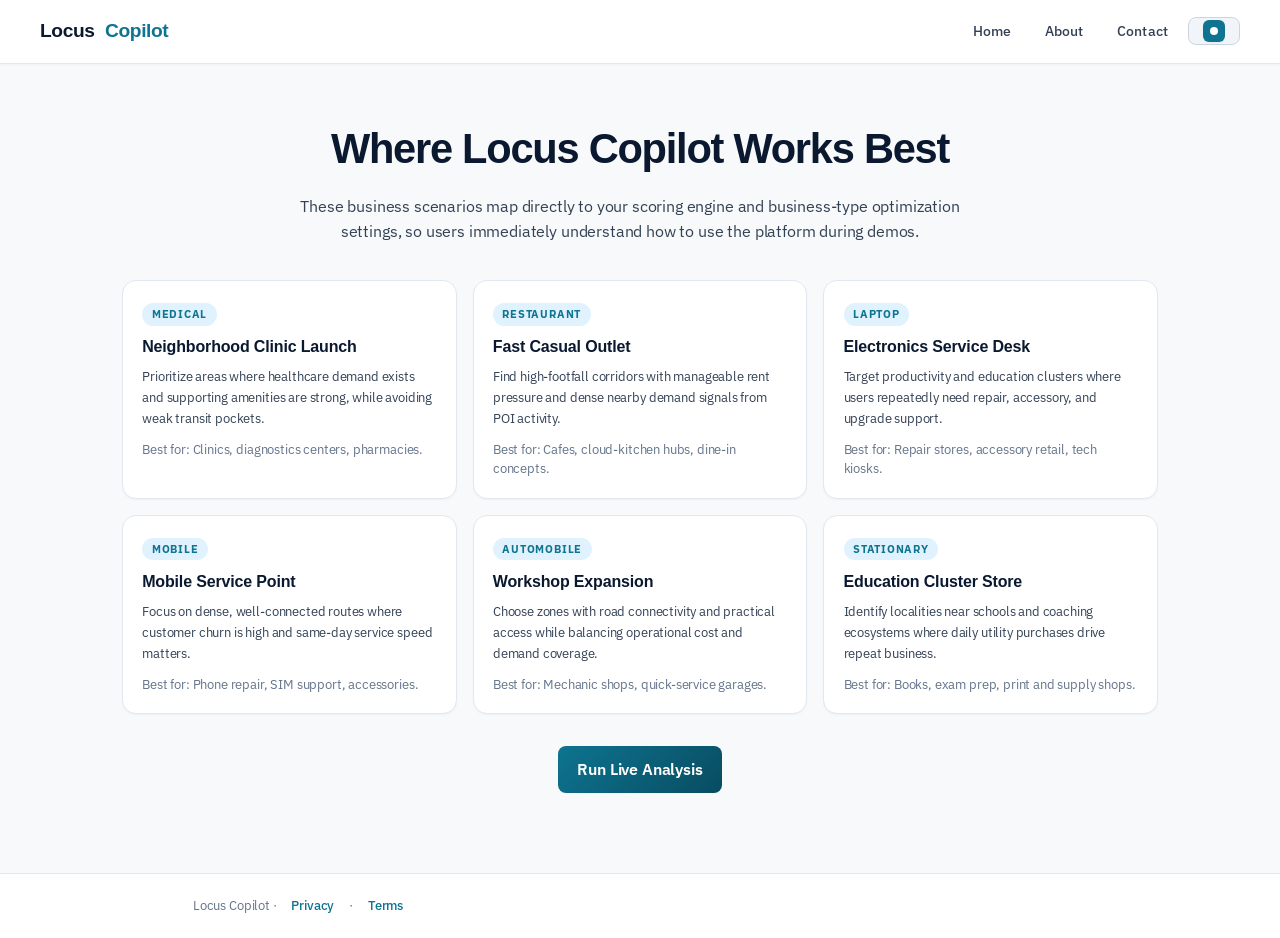
<file: frontend/use-cases.html>
<!DOCTYPE html>
<html lang="en">
<head>
    <meta charset="UTF-8">
    <meta name="viewport" content="width=device-width, initial-scale=1.0">
    <title>Use Cases - Locus Copilot</title>
    <link href="https://fonts.googleapis.com/css2?family=IBM+Plex+Mono:ital,wght@0,400;0,500;0,600;1,400&family=IBM+Plex+Sans:ital,wght@0,300;0,400;0,500;0,600;0,700;1,400&family=Inter:wght@400;500;600;700&display=swap" rel="stylesheet">
    <link rel="stylesheet" href="theme.css">
    <style>
        * { margin: 0; padding: 0; box-sizing: border-box; }
        body {
            font-family: var(--font-sans);
            background: var(--page-gradient), var(--bg-base);
            background-attachment: fixed;
            color: var(--text-primary);
            background-color: var(--bg-base);
            min-height: 100vh;
            display: flex;
            flex-direction: column;
        }
        .navbar {
            background: var(--bg-glass);
            border-bottom: 1px solid var(--border-color);
            padding: 0.85rem 2rem;
            position: sticky;
            top: 0;
            z-index: 100;
            backdrop-filter: blur(20px);
            -webkit-backdrop-filter: blur(20px);
        }
        body.dark-theme .navbar { background: rgba(28,28,30,0.85); }
        .navbar-content {
            max-width: 1200px;
            margin: 0 auto;
            display: flex;
            justify-content: space-between;
            align-items: center;
        }
        .brand {
            font-family: 'Poppins', sans-serif;
            font-size: 1.2rem;
            font-weight: 700;
            color: var(--text-primary);
            letter-spacing: -0.02em;
            text-decoration: none;
        }
        .brand span { color: var(--accent-primary); }
        .nav-links { display: flex; gap: 0.4rem; align-items: center; }
        .nav-link {
            text-decoration: none;
            color: var(--text-secondary);
            font-weight: 500;
            font-size: 0.85rem;
            padding: 0.45rem 0.85rem;
            border-radius: var(--radius-sm);
            border: none;
            background: none;
            cursor: pointer;
            transition: all var(--transition-fast);
        }
        .nav-link:hover { color: var(--text-primary); background: var(--bg-tertiary); }

        .page {
            max-width: 1100px;
            margin: 0 auto;
            width: 100%;
            padding: 3.4rem 2rem 5rem;
            flex: 1;
        }
        .intro {
            text-align: center;
            max-width: 700px;
            margin: 0 auto 2.2rem;
        }
        .intro h1 {
            font-family: 'Poppins', sans-serif;
            font-size: clamp(2rem, 4vw, 2.6rem);
            margin-bottom: 0.8rem;
            letter-spacing: -0.03em;
        }
        .intro p { color: var(--text-secondary); line-height: 1.6; }

        .cards {
            display: grid;
            grid-template-columns: repeat(3, minmax(0, 1fr));
            gap: 1rem;
        }
        .card {
            background: var(--bg-primary);
            border: 1px solid var(--border-color);
            border-radius: var(--radius-lg);
            padding: 1.2rem;
            box-shadow: var(--shadow-sm);
            transition: transform var(--transition-fast), box-shadow var(--transition-fast), border-color var(--transition-fast);
        }
        .card:hover {
            transform: translateY(-2px);
            box-shadow: var(--shadow-md);
            border-color: var(--accent-secondary);
        }
        .tag {
            display: inline-flex;
            padding: 0.2rem 0.6rem;
            border-radius: 999px;
            font-size: 0.68rem;
            font-weight: 700;
            text-transform: uppercase;
            letter-spacing: 0.07em;
            background: var(--accent-light);
            color: var(--accent-primary);
            margin-bottom: 0.6rem;
        }
        .card h2 {
            font-family: 'Poppins', sans-serif;
            font-size: 1rem;
            margin-bottom: 0.45rem;
        }
        .card p {
            color: var(--text-secondary);
            line-height: 1.55;
            font-size: 0.84rem;
            margin-bottom: 0.7rem;
        }
        .list {
            color: var(--text-tertiary);
            font-size: 0.8rem;
            line-height: 1.5;
        }

        .cta {
            margin-top: 2rem;
            text-align: center;
        }
        .cta a {
            text-decoration: none;
            color: white;
            background: var(--accent-gradient);
            display: inline-flex;
            align-items: center;
            justify-content: center;
            border-radius: var(--radius-sm);
            padding: 0.7rem 1.2rem;
            font-weight: 600;
            transition: transform var(--transition-fast), box-shadow var(--transition-fast);
        }
        .cta a:hover { transform: translateY(-1px); box-shadow: var(--shadow-md); }

        .footer {
            background: var(--bg-primary);
            border-top: 1px solid var(--border-color);
            padding: 1.4rem 2rem;
            text-align: center;
            color: var(--text-tertiary);
            font-size: 0.8rem;
        }
        .footer a { color: var(--accent-primary); text-decoration: none; font-weight: 500; }

        @media (max-width: 980px) {
            .cards { grid-template-columns: 1fr 1fr; }
        }
        @media (max-width: 700px) {
            .cards { grid-template-columns: 1fr; }
            .page { padding: 2.7rem 1.2rem 4rem; }
        }
    </style>
</head>
<body>
    <nav class="navbar">
        <div class="navbar-content">
            <a class="brand" href="landing.html">Locus <span>Copilot</span></a>
            <div class="nav-links">
                <button class="nav-link" onclick="navigateTo('landing.html')">Home</button>
                <button class="nav-link" onclick="navigateTo('about.html')">About</button>
                <button class="nav-link" onclick="navigateTo('contact.html')">Contact</button>
                <button class="theme-toggle-btn" id="themeToggle" title="Toggle dark mode"><span class="knob"></span></button>
            </div>
        </div>
    </nav>

    <main class="page">
        <section class="intro">
            <h1>Where Locus Copilot Works Best</h1>
            <p>These business scenarios map directly to your scoring engine and business-type optimization settings, so users immediately understand how to use the platform during demos.</p>
        </section>

        <section class="cards">
            <article class="card">
                <span class="tag">Medical</span>
                <h2>Neighborhood Clinic Launch</h2>
                <p>Prioritize areas where healthcare demand exists and supporting amenities are strong, while avoiding weak transit pockets.</p>
                <div class="list">Best for: Clinics, diagnostics centers, pharmacies.</div>
            </article>
            <article class="card">
                <span class="tag">Restaurant</span>
                <h2>Fast Casual Outlet</h2>
                <p>Find high-footfall corridors with manageable rent pressure and dense nearby demand signals from POI activity.</p>
                <div class="list">Best for: Cafes, cloud-kitchen hubs, dine-in concepts.</div>
            </article>
            <article class="card">
                <span class="tag">Laptop</span>
                <h2>Electronics Service Desk</h2>
                <p>Target productivity and education clusters where users repeatedly need repair, accessory, and upgrade support.</p>
                <div class="list">Best for: Repair stores, accessory retail, tech kiosks.</div>
            </article>
            <article class="card">
                <span class="tag">Mobile</span>
                <h2>Mobile Service Point</h2>
                <p>Focus on dense, well-connected routes where customer churn is high and same-day service speed matters.</p>
                <div class="list">Best for: Phone repair, SIM support, accessories.</div>
            </article>
            <article class="card">
                <span class="tag">Automobile</span>
                <h2>Workshop Expansion</h2>
                <p>Choose zones with road connectivity and practical access while balancing operational cost and demand coverage.</p>
                <div class="list">Best for: Mechanic shops, quick-service garages.</div>
            </article>
            <article class="card">
                <span class="tag">Stationary</span>
                <h2>Education Cluster Store</h2>
                <p>Identify localities near schools and coaching ecosystems where daily utility purchases drive repeat business.</p>
                <div class="list">Best for: Books, exam prep, print and supply shops.</div>
            </article>
        </section>

        <div class="cta">
            <a href="index.html">Run Live Analysis</a>
        </div>
    </main>

    <footer class="footer">
        <p>Locus Copilot &middot; <a href="privacy.html">Privacy</a> &middot; <a href="terms.html">Terms</a></p>
    </footer>

    <script>
        function navigateTo(url) {
            document.body.classList.add('page-exit');
            setTimeout(() => { window.location.href = url; }, 250);
        }

        document.getElementById('themeToggle').addEventListener('click', () => {
            const isDark = document.body.classList.toggle('dark-theme');
            localStorage.setItem('theme', isDark ? 'dark' : 'light');
        });

        (function initTheme() {
            const theme = localStorage.getItem('theme') || 'light';
            if (theme === 'dark') {
                document.body.classList.add('dark-theme');
            }
        })();
    </script>
</body>
</html>
</file>
<file: frontend/theme.css>
/* ==========================================================================
   LOCUS COPILOT - INSTRUMENT-GRADE DUAL-THEME DESIGN SYSTEM
   Specializing in Apple-inspired Human Interface Guidelines & Swiss Typography
   Dual-Theme Engine: Executive Class (Light) & Obsidian Glass (Dark)
   ========================================================================== */

@import url('https://fonts.googleapis.com/css2?family=IBM+Plex+Mono:ital,wght@0,400;0,500;0,600;1,400&family=IBM+Plex+Sans:ital,wght@0,300;0,400;0,500;0,600;0,700;1,400&display=swap');

/* ==========================================================================
   1. DESIGN TOKENS & DUAL-THEME ENGINE
   ========================================================================== */

:root {
    /* ----------------------------------------------------------------------
       The Two-Radii Rule (Strictly Enforced Across Entire Application)
       - 8px: All interactive controls (buttons, inputs, pills, dropdowns, slider thumbs)
       - 14px: All structural containers (cards, panels, modals, dialogs, drawers)
       ---------------------------------------------------------------------- */
    --radius-control: 8px;
    --radius-panel: 14px;

    /* Backward Compatibility Mappings */
    --radius-sm: 8px;
    --radius-md: 8px;
    --radius-lg: 14px;
    --radius-xl: 14px;
    --radius-full: 8px;

    /* ----------------------------------------------------------------------
       Strict Z-Index Stacking Context Scale
       ---------------------------------------------------------------------- */
    --z-base: 1;        /* Map canvas, standard cards */
    --z-sticky: 100;    /* Floating map pills, map tooltips */
    --z-dock: 200;      /* Mobile bottom phone bar, sliding compare tray */
    --z-header: 300;    /* Sticky 48px navigation bar */
    --z-drawer: 400;    /* Dropdown panels, popovers */
    --z-modal: 500;     /* Dialogue modals and backdrops */
    --z-toast: 600;     /* Floating status notifications */

    /* Reading Ergonomics Measure */
    --max-content-width: 68ch;

    /* ----------------------------------------------------------------------
       Typography Scale (Swiss Precision / IBM Plex Sans)
       ---------------------------------------------------------------------- */
    --font-sans: 'IBM Plex Sans', -apple-system, BlinkMacSystemFont, 'SF Pro Text', 'SF Pro Display', 'Helvetica Neue', Arial, sans-serif;
    --font-mono: 'IBM Plex Mono', SFMono-Regular, Menlo, Monaco, Consolas, monospace;

    --text-2xl: 2.5rem;   /* 40px */
    --text-2xl-lh: 1.20;
    --text-2xl-weight: 700;
    --text-2xl-tracking: -0.035em;

    --text-xl: 1.75rem;   /* 28px */
    --text-xl-lh: 1.25;
    --text-xl-weight: 700;
    --text-xl-tracking: -0.025em;

    --text-lg: 1.4375rem; /* 23px */
    --text-lg-lh: 1.30;
    --text-lg-weight: 600;
    --text-lg-tracking: -0.015em;

    --text-md: 1.1875rem; /* 19px */
    --text-md-lh: 1.35;
    --text-md-weight: 600;
    --text-md-tracking: -0.01em;

    --text-base: 1rem;    /* 16px */
    --text-base-lh: 1.50;
    --text-base-weight: 400;
    --text-base-tracking: -0.01em;

    --text-sm: 0.875rem;  /* 14px */
    --text-sm-lh: 1.45;
    --text-sm-weight: 500;
    --text-sm-tracking: 0;

    --text-xs: 0.75rem;   /* 12px */
    --text-xs-lh: 1.40;
    --text-xs-weight: 600;
    --text-xs-tracking: 0.02em;

    /* ----------------------------------------------------------------------
       Categorical Data Visualization (Okabe-Ito Colorblind-Safe Palette)
       ---------------------------------------------------------------------- */
    --cat-1: #0072B2; /* Blue */
    --cat-2: #E69F00; /* Orange */
    --cat-3: #009E73; /* Green */
    --cat-4: #CC79A7; /* Purple */
    --cat-5: #56B4E9; /* Sky */

    /* ----------------------------------------------------------------------
       Theme B: "Executive Class" (Light Mode — Default)
       ---------------------------------------------------------------------- */
    --theme-name: 'Executive Class';

    /* Canvas / Sheet: Architectural cool alabaster ivory */
    --bg-base: #F8F9FA;
    --bg-canvas: #F8F9FA;
    --page-gradient: none;

    /* Surfaces & Cards: Crisp boardroom porcelain */
    --bg-primary: #FFFFFF;
    --bg-surface: #FFFFFF;
    --bg-card: #FFFFFF;
    --bg-card-hover: #F8FAFC;
    --bg-secondary: #F1F5F9;
    --bg-tertiary: #E2E8F0;
    --bg-hover: #E2E8F0;
    --bg-panel: #FFFFFF;
    --bg-glass: rgba(255, 255, 255, 0.92);
    --bg-glass-hover: rgba(255, 255, 255, 0.98);

    /* Borders: Architectural hairline slate */
    --border-color: #E2E8F0;
    --border-subtle: #E2E8F0;
    --border-medium: #CBD5E1;
    --border-bright: #94A3B8;
    --border-hover: #94A3B8;

    /* Typography Ink: High-Contrast Royal Ink Navy */
    --text-primary: #0A192F;    /* Deep Royal Ink Navy (AAA > 16:1) */
    --text-secondary: #334155;  /* Slate grey (AA > 8.5:1) */
    --text-tertiary: #64748B;   /* Muted steel captions (> 4.8:1) */
    --text-muted: #64748B;

    /* Primary Buttons: Dignified petrol teal */
    --btn-primary-bg: #0E7490;
    --btn-primary-text: #FFFFFF;
    --btn-primary-hover: #084C61;
    --btn-primary-bloom: 0 2px 8px rgba(14, 116, 144, 0.22);

    /* Accents & Highlights */
    --accent-primary: #0E7490;
    --accent-secondary: #084C61;
    --accent-light: #E0F2FE;
    --accent-gradient: linear-gradient(135deg, #0E7490 0%, #084C61 100%);
    --glow-accent: rgba(14, 116, 144, 0.12);

    /* Elevation Shadows (Soft Boardroom Shadows) */
    --shadow-sm: 0 1px 2px rgba(15, 23, 42, 0.04);
    --shadow-md: 0 4px 12px -2px rgba(15, 23, 42, 0.06);
    --shadow-lg: 0 4px 16px -2px rgba(15, 23, 42, 0.06);
    --shadow-xl: 0 12px 32px -4px rgba(15, 23, 42, 0.08);
    --shadow-card: 0 4px 16px -2px rgba(15, 23, 42, 0.06);
    --shadow-glass: 0 4px 16px -2px rgba(15, 23, 42, 0.06);
    --surface-box-shadow: 0 4px 16px -2px rgba(15, 23, 42, 0.06);

    /* Status Indicators (Light Mode WCAG Compliant) */
    --status-success: #15803D; /* Emerald */
    --status-warning: #B45309; /* Amber */
    --status-danger: #B91C1C;  /* Crimson */

    --success-bg: #F0FDF4;
    --success-text: #15803D;
    --success-border: #BBF7D0;

    --warning-bg: #FFFBEB;
    --warning-text: #B45309;
    --warning-border: #FDE68A;

    --error-bg: #FEF2F2;
    --error-text: #B91C1C;
    --error-border: #FECACA;

    --info-bg: #F0F9FF;
    --info-text: #0284C7;
    --info-border: #BAE6FD;

    --gold: #D97706;
    --gold-light: #FEF3C7;

    /* Transitions */
    --transition-fast: 0.15s cubic-bezier(0.4, 0, 0.2, 1);
    --transition-normal: 0.25s cubic-bezier(0.4, 0, 0.2, 1);
}

/* --------------------------------------------------------------------------
   Theme A: "Obsidian Glass" (Dark Mode — body.dark-theme)
   Zero Layout Shift via Synchronized Box Model Metrics
   -------------------------------------------------------------------------- */
body.dark-theme {
    --theme-name: 'Obsidian Glass';

    /* Canvas / Sheet: Pure pitch black with subtle radial top glow */
    --bg-base: #000000;
    --bg-canvas: #000000;
    --page-gradient: radial-gradient(ellipse 90% 60% at 50% -10%, rgba(255, 255, 255, 0.08) 0%, rgba(0, 0, 0, 0) 70%);

    /* Surfaces & Cards: Translucent frosted acrylic */
    --bg-primary: rgba(18, 18, 22, 0.65);
    --bg-surface: rgba(18, 18, 22, 0.65);
    --bg-card: rgba(18, 18, 22, 0.65);
    --bg-card-hover: rgba(28, 28, 34, 0.75);
    --bg-secondary: rgba(24, 24, 30, 0.7);
    --bg-tertiary: rgba(30, 30, 38, 0.75);
    --bg-hover: rgba(38, 38, 48, 0.85);
    --bg-panel: rgba(18, 18, 22, 0.65);
    --bg-glass: rgba(18, 18, 22, 0.65);
    --bg-glass-hover: rgba(28, 28, 34, 0.75);

    /* Borders & Edges: Specular hairline borders */
    --border-color: rgba(255, 255, 255, 0.12);
    --border-subtle: rgba(255, 255, 255, 0.12);
    --border-medium: rgba(255, 255, 255, 0.20);
    --border-bright: rgba(255, 255, 255, 0.35);
    --border-hover: rgba(255, 255, 255, 0.28);

    /* Typography: Stark platinum white & cool zinc */
    --text-primary: #FFFFFF;    /* Stark platinum white (21:1) */
    --text-secondary: #A1A1AA;  /* Cool zinc (> 10:1) */
    --text-tertiary: #71717A;   /* Muted zinc (> 5.5:1) */
    --text-muted: #71717A;

    /* Primary Buttons: High-contrast solid white with pure black text */
    --btn-primary-bg: #FFFFFF;
    --btn-primary-text: #000000;
    --btn-primary-hover: #F4F4F5;
    --btn-primary-bloom: 0 0 20px rgba(255, 255, 255, 0.4);

    /* Accents */
    --accent-primary: #FFFFFF;
    --accent-secondary: #A1A1AA;
    --accent-light: rgba(255, 255, 255, 0.1);
    --accent-gradient: linear-gradient(135deg, #FFFFFF 0%, #E4E4E7 100%);
    --glow-accent: rgba(255, 255, 255, 0.16);

    /* Glassmorphism Optics & Specular Highlights */
    --surface-box-shadow: inset 0 1px 0 0 rgba(255, 255, 255, 0.16);
    --shadow-sm: inset 0 1px 0 0 rgba(255, 255, 255, 0.14), 0 2px 8px rgba(0, 0, 0, 0.6);
    --shadow-md: inset 0 1px 0 0 rgba(255, 255, 255, 0.16), 0 6px 20px rgba(0, 0, 0, 0.7);
    --shadow-lg: inset 0 1px 0 0 rgba(255, 255, 255, 0.16), 0 12px 36px rgba(0, 0, 0, 0.8);
    --shadow-xl: inset 0 1px 0 0 rgba(255, 255, 255, 0.18), 0 20px 50px rgba(0, 0, 0, 0.9);
    --shadow-card: inset 0 1px 0 0 rgba(255, 255, 255, 0.16), 0 8px 32px 0 rgba(0, 0, 0, 0.7);
    --shadow-glass: inset 0 1px 0 0 rgba(255, 255, 255, 0.16), 0 8px 32px 0 rgba(0, 0, 0, 0.7);

    /* Status Indicators (Dark Mode WCAG Compliant) */
    --status-success: #4ADE80; /* Emerald */
    --status-warning: #FBBF24; /* Amber */
    --status-danger: #F87171;  /* Crimson */

    --success-bg: rgba(74, 222, 128, 0.12);
    --success-text: #4ADE80;
    --success-border: rgba(74, 222, 128, 0.3);

    --warning-bg: rgba(251, 191, 36, 0.12);
    --warning-text: #FBBF24;
    --warning-border: rgba(251, 191, 36, 0.3);

    --error-bg: rgba(248, 113, 113, 0.12);
    --error-text: #F87171;
    --error-border: rgba(248, 113, 113, 0.3);

    --info-bg: rgba(56, 189, 248, 0.12);
    --info-text: #38BDF8;
    --info-border: rgba(56, 189, 248, 0.3);

    --gold: #FFFFFF;
    --gold-text: #000000;
    --gold-light: rgba(255, 255, 255, 0.15);

    /* Okabe-Ito Colorblind-Safe Data Palette (Dark Mode Contrast) */
    --cat-1: #60A5FA; /* Blue */
    --cat-2: #FBBF24; /* Amber */
    --cat-3: #34D399; /* Green */
    --cat-4: #F472B6; /* Purple */
    --cat-5: #38BDF8; /* Sky */
}

/* ==========================================================================
   2. CORE BASE & RESET
   ========================================================================== */

* {
    margin: 0;
    padding: 0;
    box-sizing: border-box;
}

html {
    font-size: 16px;
    -webkit-text-size-adjust: 100%;
    text-rendering: optimizeLegibility;
    -webkit-font-smoothing: antialiased;
    -moz-osx-font-smoothing: grayscale;
}

body {
    font-family: var(--font-sans);
    font-size: var(--text-base);
    line-height: var(--text-base-lh);
    color: var(--text-primary);
    background-color: var(--bg-base);
    background-image: var(--page-gradient);
    background-attachment: fixed;
    min-height: 100vh;
    overflow-x: hidden;
    letter-spacing: var(--text-base-tracking);
}

/* --------------------------------------------------------------------------
   Tabular Figures Everywhere (Eliminating Real-Time Layout Jitter)
   -------------------------------------------------------------------------- */
body,
table,
th,
td,
input,
select,
button,
.tabular-nums,
.stat-big-val,
.stat-num,
.fit-score-num,
.fit-score-display,
.arch-spec-val,
.result-score,
.result-distance,
.result-area,
.criterion-value,
.metric-bar-header span,
.constraint-score,
.constraint-value,
.comparison-metric-value,
.coord-info,
.quality-badge,
.ai-rec-score,
.stat-val,
.stat-desc,
.number,
.zone-legend-count {
    font-variant-numeric: tabular-nums lining-nums;
    -webkit-font-feature-settings: "tnum" 1, "lnum" 1;
    font-feature-settings: "tnum" 1, "lnum" 1;
}

/* --------------------------------------------------------------------------
   Line Length Constraint (Optimal Reading Ergonomics: Clamped to 68ch)
   -------------------------------------------------------------------------- */
p,
.hero-subtitle,
.section-desc-sub,
.arch-desc,
.stage-desc,
.disc-body,
.explain-text,
.criterion-description,
.onboarding-content p,
.rec-narrative-note,
.page-header p,
.about-content p,
.terms-content p,
.privacy-content p,
.ai-rec-reason {
    max-width: 68ch;
}

/* Scrollbars */
::-webkit-scrollbar {
    width: 6px;
    height: 6px;
}
::-webkit-scrollbar-track {
    background: var(--bg-base);
}
::-webkit-scrollbar-thumb {
    background: var(--border-medium);
    border-radius: var(--radius-control);
}
::-webkit-scrollbar-thumb:hover {
    background: var(--border-bright);
}

/* ==========================================================================
   3. THE TWO-RADII RULE (STRICT ENFORCEMENT)
   ========================================================================== */

/* CONTROL RADIUS = 8px (All Interactive Controls & Micro-Elements) */
button,
input,
select,
textarea,
.btn,
.btn-primary,
.btn-secondary,
.btn-tertiary,
.btn-solid-white,
.btn-glass-outline,
.preset-btn,
.nav-btn,
.nav-link,
.logout-btn,
.btn-arch-action,
.btn-launch-preset,
.smart-weight-btn,
.cta-btn,
.cta-primary,
.cta-secondary,
.searchable-select,
.search-input,
.searchable-select .search-input,
.searchable-select .dd-list,
.searchable-select .dd-item,
.pill,
.badge,
.quality-badge,
.hero-pill-tag,
.theme-pill-badge,
.loc-pill,
.rank-badge-pill,
.driver-chip,
.tag-cluster-1,
.tag-cluster-2,
.tag-cluster-3,
.tag-cluster-4,
.tag-cluster-5,
.stage-tag-badge,
.criterion-value,
.result-score,
.ai-rec-score,
.constraint-score,
.theme-toggle-btn,
.toggle-switch,
.status-msg,
.status-message,
.smart-weight-toast,
.user-profile-badge,
.vertical-badge-interactive,
.metric-bar-track,
.metric-bar-fill {
    border-radius: var(--radius-control) !important;
}

input[type="range"]::-webkit-slider-thumb {
    border-radius: var(--radius-control) !important;
}
input[type="range"]::-moz-range-thumb {
    border-radius: var(--radius-control) !important;
}

/* PANEL RADIUS = 14px (All Structural Containers & Surrounding Cards) */
.card,
.profile-card,
.stat-card,
.feature-card,
.stat-item,
.control-panel,
.results-panel,
.map-container,
.hero-radar-card,
.rec-box-body,
.radar-grid-wrapper,
.stats-strip-obsidian,
.archetype-card-obsidian,
.stage-card-obsidian,
.vertical-card-obsidian,
.disclosure-card,
.comparison-table-wrapper,
.modal-content,
.comparison-content,
.onboarding-content,
.comparison-card,
.explain-panel,
.constraint-details,
.zone-legend,
.ai-recs-panel,
.ai-rec-card,
.result-item,
.criterion,
.table-container,
.disclosures-grid > div {
    border-radius: var(--radius-panel) !important;
}

/* ==========================================================================
   4. GLASSMORPHISM & SURFACE ELEVATION MATRIX
   ========================================================================== */

/* Executive Class Surfaces (Light Mode) */
.card,
.profile-card,
.stat-card,
.feature-card,
.stat-item,
.control-panel,
.results-panel,
.hero-radar-card,
.rec-box-body,
.archetype-card-obsidian,
.stage-card-obsidian,
.vertical-card-obsidian,
.disclosure-card,
.comparison-table-wrapper,
.comparison-content,
.onboarding-content,
.modal-content,
.stats-strip-obsidian {
    background-color: var(--bg-surface);
    border: 1px solid var(--border-color);
    box-shadow: var(--shadow-card);
    transition: border-color var(--transition-fast), box-shadow var(--transition-fast), background-color var(--transition-fast);
}

/* Obsidian Glass Surfaces (Dark Mode Glassmorphism Optics) */
body.dark-theme .card,
body.dark-theme .profile-card,
body.dark-theme .stat-card,
body.dark-theme .feature-card,
body.dark-theme .stat-item,
body.dark-theme .control-panel,
body.dark-theme .results-panel,
body.dark-theme .hero-radar-card,
body.dark-theme .rec-box-body,
body.dark-theme .archetype-card-obsidian,
body.dark-theme .stage-card-obsidian,
body.dark-theme .vertical-card-obsidian,
body.dark-theme .disclosure-card,
body.dark-theme .comparison-table-wrapper,
body.dark-theme .comparison-content,
body.dark-theme .onboarding-content,
body.dark-theme .modal-content,
body.dark-theme .stats-strip-obsidian {
    background-color: rgba(18, 18, 22, 0.65) !important;
    backdrop-filter: blur(28px) saturate(190%) !important;
    -webkit-backdrop-filter: blur(28px) saturate(190%) !important;
    border: 1px solid rgba(255, 255, 255, 0.12) !important;
    box-shadow: inset 0 1px 0 0 rgba(255, 255, 255, 0.16), 0 8px 32px 0 rgba(0, 0, 0, 0.7) !important;
}

/* Secondary Panels inside Cards */
.criterion,
.explain-panel,
.constraint-details,
.zone-legend,
.ai-recs-panel,
.ai-rec-card,
.result-item,
.comparison-card {
    background-color: var(--bg-secondary);
    border: 1px solid var(--border-color);
    box-shadow: var(--shadow-sm);
    transition: border-color var(--transition-fast), background-color var(--transition-fast);
}

body.dark-theme .criterion,
body.dark-theme .explain-panel,
body.dark-theme .constraint-details,
body.dark-theme .zone-legend,
body.dark-theme .ai-recs-panel,
body.dark-theme .ai-rec-card,
body.dark-theme .result-item,
body.dark-theme .comparison-card {
    background-color: rgba(26, 26, 32, 0.65) !important;
    backdrop-filter: blur(20px) saturate(180%) !important;
    -webkit-backdrop-filter: blur(20px) saturate(180%) !important;
    border: 1px solid rgba(255, 255, 255, 0.10) !important;
    box-shadow: inset 0 1px 0 0 rgba(255, 255, 255, 0.10) !important;
}

/* ==========================================================================
   5. NAVIGATION & HEADERS
   ========================================================================== */

.header,
.navbar,
.navbar-obsidian {
    position: sticky;
    top: 0;
    z-index: 1000;
    height: 64px;
    background-color: var(--bg-glass);
    backdrop-filter: blur(20px);
    -webkit-backdrop-filter: blur(20px);
    border-bottom: 1px solid var(--border-color);
    display: flex;
    align-items: center;
    justify-content: space-between;
    padding: 0 2rem;
    box-shadow: var(--shadow-sm);
    transition: background-color var(--transition-fast), border-color var(--transition-fast);
}

body.dark-theme .header,
body.dark-theme .navbar,
body.dark-theme .navbar-obsidian {
    background-color: rgba(8, 8, 10, 0.75) !important;
    backdrop-filter: blur(28px) saturate(190%) !important;
    -webkit-backdrop-filter: blur(28px) saturate(190%) !important;
    border-bottom: 1px solid rgba(255, 255, 255, 0.12) !important;
    box-shadow: inset 0 -1px 0 0 rgba(255, 255, 255, 0.08) !important;
}

.nav-container,
.navbar-content {
    max-width: 1560px;
    width: 100%;
    margin: 0 auto;
    display: flex;
    justify-content: space-between;
    align-items: center;
}

.brand,
.brand-obsidian,
.header-left h1 {
    font-family: var(--font-sans);
    font-size: 1.15rem;
    font-weight: 700;
    color: var(--text-primary);
    text-decoration: none;
    letter-spacing: -0.025em;
    display: flex;
    align-items: center;
    gap: 0.65rem;
}

.brand span,
.header-left h1 span {
    color: var(--accent-primary);
}

.nav-tabs-center {
    display: flex;
    align-items: center;
    gap: 2rem;
}

.nav-tab-item {
    font-size: var(--text-sm);
    font-weight: 500;
    color: var(--text-secondary);
    text-decoration: none;
    padding: 0.5rem 0.2rem;
    position: relative;
    cursor: pointer;
    transition: color var(--transition-fast);
}

.nav-tab-item:hover,
.nav-tab-item.active {
    color: var(--text-primary);
}

.nav-tab-item.active::after {
    content: '';
    position: absolute;
    bottom: -18px;
    left: 0;
    right: 0;
    height: 2px;
    background: var(--text-primary);
    border-radius: var(--radius-control);
}

.header-right,
.nav-links,
.nav-controls-right {
    display: flex;
    align-items: center;
    gap: 0.75rem;
}

.header-right a,
.header-right button,
.nav-link,
.nav-btn {
    text-decoration: none;
    color: var(--text-secondary);
    font-weight: 500;
    font-size: var(--text-sm);
    padding: 0.45rem 0.85rem;
    border: 1px solid transparent;
    background: transparent;
    cursor: pointer;
    border-radius: var(--radius-control);
    transition: all var(--transition-fast);
    display: inline-flex;
    align-items: center;
    gap: 0.4rem;
}

.header-right a:hover,
.header-right button:hover,
.nav-link:hover,
.nav-btn:hover {
    color: var(--text-primary);
    background: var(--bg-secondary);
    border-color: var(--border-color);
}

.logout-btn,
.nav-btn.logout {
    color: var(--status-danger) !important;
}

.logout-btn:hover,
.nav-btn.logout:hover {
    background: var(--error-bg) !important;
    border-color: var(--error-border) !important;
}

/* ==========================================================================
   6. INSTRUMENT-GRADE DUAL-THEME TOGGLE
   ========================================================================== */

.theme-toggle-btn {
    width: 52px;
    height: 28px;
    background: var(--bg-secondary);
    border: 1px solid var(--border-medium);
    border-radius: var(--radius-control) !important;
    cursor: pointer;
    padding: 2px;
    display: inline-flex;
    align-items: center;
    position: relative;
    transition: all var(--transition-fast);
    flex-shrink: 0;
    box-sizing: border-box;
}

.theme-toggle-btn:hover {
    border-color: var(--border-bright);
    box-shadow: 0 0 0 2px var(--glow-accent);
}

.theme-toggle-btn .knob {
    width: 22px;
    height: 22px;
    border-radius: calc(var(--radius-control) - 2px) !important;
    background: var(--btn-primary-bg);
    box-shadow: var(--shadow-sm);
    transition: transform var(--transition-fast) cubic-bezier(0.4, 0, 0.2, 1);
    display: flex;
    align-items: center;
    justify-content: center;
    position: relative;
}

.theme-toggle-btn .knob::after {
    content: '';
    width: 8px;
    height: 8px;
    border-radius: 50%;
    background: var(--btn-primary-text);
}

body.dark-theme .theme-toggle-btn {
    background: rgba(255, 255, 255, 0.08);
    border-color: rgba(255, 255, 255, 0.22);
}

body.dark-theme .theme-toggle-btn .knob {
    transform: translateX(24px);
    background: #FFFFFF;
    box-shadow: 0 0 10px rgba(255, 255, 255, 0.6);
}

body.dark-theme .theme-toggle-btn .knob::after {
    background: #000000;
}

/* ==========================================================================
   7. BUTTONS & INTERACTIVE CONTROLS
   ========================================================================== */

button,
.btn {
    font-family: var(--font-sans);
    font-size: var(--text-sm);
    font-weight: 600;
    letter-spacing: 0.01em;
    padding: 0.65rem 1.15rem;
    border-radius: var(--radius-control) !important;
    border: 1px solid transparent;
    cursor: pointer;
    display: inline-flex;
    align-items: center;
    justify-content: center;
    gap: 0.5rem;
    transition: all var(--transition-fast);
    text-decoration: none;
    line-height: 1;
}

/* Primary Button: Dignified Petrol Teal (Light) / Solid Stark White (Dark) */
.btn-primary,
.cta-primary,
.btn-solid-white {
    background: var(--btn-primary-bg) !important;
    color: var(--btn-primary-text) !important;
    border: 1px solid transparent !important;
    box-shadow: var(--btn-primary-bloom);
    font-weight: 600;
}

.btn-primary:hover,
.cta-primary:hover,
.btn-solid-white:hover {
    background: var(--btn-primary-hover) !important;
    transform: translateY(-1px);
    box-shadow: 0 4px 16px rgba(0, 0, 0, 0.15);
}

body.dark-theme .btn-primary,
body.dark-theme .cta-primary,
body.dark-theme .btn-solid-white {
    background: #FFFFFF !important;
    color: #000000 !important;
    font-weight: 700 !important;
    box-shadow: 0 0 20px rgba(255, 255, 255, 0.35) !important;
}

body.dark-theme .btn-primary:hover,
body.dark-theme .cta-primary:hover,
body.dark-theme .btn-solid-white:hover {
    background: #F4F4F5 !important;
    box-shadow: 0 0 28px rgba(255, 255, 255, 0.55) !important;
    transform: translateY(-1px);
}

.btn-primary:active,
.cta-primary:active,
.btn-solid-white:active {
    transform: translateY(0);
}

.btn-primary:disabled,
.smart-weight-btn:disabled {
    opacity: 0.45;
    cursor: not-allowed;
    transform: none;
    box-shadow: none;
}

/* Secondary Buttons */
.btn-secondary,
.btn-glass-outline,
.cta-secondary,
.btn-tertiary {
    background: var(--bg-secondary) !important;
    color: var(--text-primary) !important;
    border: 1px solid var(--border-color) !important;
    font-weight: 500;
}

.btn-secondary:hover,
.btn-glass-outline:hover,
.cta-secondary:hover,
.btn-tertiary:hover {
    background: var(--bg-hover) !important;
    border-color: var(--border-hover) !important;
}

body.dark-theme .btn-secondary,
body.dark-theme .btn-glass-outline,
body.dark-theme .cta-secondary,
body.dark-theme .btn-tertiary {
    background: rgba(255, 255, 255, 0.05) !important;
    color: #FFFFFF !important;
    border: 1px solid rgba(255, 255, 255, 0.14) !important;
}

body.dark-theme .btn-secondary:hover,
body.dark-theme .btn-glass-outline:hover,
body.dark-theme .cta-secondary:hover,
body.dark-theme .btn-tertiary:hover {
    background: rgba(255, 255, 255, 0.10) !important;
    border-color: rgba(255, 255, 255, 0.28) !important;
}

/* Preset Buttons */
.preset-btn {
    padding: 0.55rem 0.75rem;
    background: var(--bg-surface);
    color: var(--text-primary);
    border: 1px solid var(--border-color);
    font-size: var(--text-xs);
    font-weight: 600;
    cursor: pointer;
    transition: all var(--transition-fast);
    text-transform: uppercase;
    letter-spacing: 0.03em;
}

.preset-btn:hover {
    background: var(--accent-light);
    color: var(--accent-primary);
    border-color: var(--accent-primary);
}

body.dark-theme .preset-btn:hover {
    background: rgba(255, 255, 255, 0.12);
    color: #FFFFFF;
    border-color: rgba(255, 255, 255, 0.35);
}

/* Smart Weight Button */
.smart-weight-btn {
    width: 100%;
    margin-top: 0.5rem;
    padding: 0.6rem 0.85rem;
    background: var(--btn-primary-bg);
    color: var(--btn-primary-text);
    border: none;
    font-size: var(--text-sm);
    font-weight: 600;
    cursor: pointer;
    display: flex;
    align-items: center;
    justify-content: center;
    gap: 0.4rem;
    box-shadow: var(--btn-primary-bloom);
    transition: all var(--transition-fast);
}

.smart-weight-btn:hover {
    background: var(--btn-primary-hover);
    transform: translateY(-1px);
}

body.dark-theme .smart-weight-btn {
    background: #FFFFFF;
    color: #000000;
    box-shadow: 0 0 16px rgba(255, 255, 255, 0.3);
}

body.dark-theme .smart-weight-btn:hover {
    background: #F4F4F5;
    box-shadow: 0 0 24px rgba(255, 255, 255, 0.5);
}

/* ==========================================================================
   8. FORM CONTROLS, INPUTS & DROPDOWNS
   ========================================================================== */

label {
    display: block;
    font-size: var(--text-sm);
    font-weight: 500;
    color: var(--text-secondary);
    margin-bottom: 0.45rem;
}

input[type="text"],
input[type="number"],
input[type="email"],
input[type="password"],
input[type="search"],
select,
textarea {
    width: 100%;
    padding: 0.65rem 0.85rem;
    border: 1px solid var(--border-color);
    border-radius: var(--radius-control) !important;
    font-size: var(--text-sm);
    font-family: var(--font-sans);
    background: var(--bg-surface);
    color: var(--text-primary);
    box-sizing: border-box;
    transition: border-color var(--transition-fast), box-shadow var(--transition-fast);
}

input:focus,
select:focus,
textarea:focus {
    outline: none;
    border-color: var(--accent-primary);
    box-shadow: 0 0 0 3px var(--glow-accent);
}

/* Range Sliders */
input[type="range"] {
    -webkit-appearance: none;
    appearance: none;
    width: 100%;
    height: 4px;
    background: var(--border-color);
    border-radius: var(--radius-control) !important;
    outline: none;
    margin: 0.5rem 0;
}

input[type="range"]::-webkit-slider-thumb {
    -webkit-appearance: none;
    appearance: none;
    width: 18px;
    height: 18px;
    border-radius: var(--radius-control) !important;
    background: var(--accent-primary);
    border: 2px solid var(--bg-primary);
    cursor: pointer;
    box-shadow: var(--shadow-sm);
    transition: transform var(--transition-fast);
}

input[type="range"]::-webkit-slider-thumb:hover {
    transform: scale(1.15);
}

input[type="range"]::-moz-range-thumb {
    width: 18px;
    height: 18px;
    border-radius: var(--radius-control) !important;
    background: var(--accent-primary);
    border: 2px solid var(--bg-primary);
    cursor: pointer;
    box-shadow: var(--shadow-sm);
}

/* Searchable Dropdown */
.searchable-select {
    position: relative;
    width: 100%;
    margin-bottom: 0.5rem;
}

.searchable-select .search-input {
    width: 100%;
    padding: 0.65rem 2.2rem 0.65rem 0.85rem;
    border: 1px solid var(--border-color);
    border-radius: var(--radius-control) !important;
    font-size: var(--text-sm);
    font-family: inherit;
    background: var(--bg-surface);
    color: var(--text-primary);
    box-sizing: border-box;
    transition: border-color var(--transition-fast), box-shadow var(--transition-fast);
}

.searchable-select .search-input:focus {
    outline: none;
    border-color: var(--accent-primary);
    box-shadow: 0 0 0 3px var(--glow-accent);
}

.searchable-select .dd-arrow {
    position: absolute;
    right: 0.75rem;
    top: 50%;
    transform: translateY(-50%);
    pointer-events: none;
    color: var(--text-tertiary);
    font-size: 0.7rem;
}

.searchable-select .dd-list {
    display: none;
    position: absolute;
    top: calc(100% + 4px);
    left: 0;
    right: 0;
    max-height: 240px;
    overflow-y: auto;
    background: var(--bg-surface);
    border: 1px solid var(--border-medium);
    border-radius: var(--radius-control) !important;
    z-index: 1000;
    box-shadow: var(--shadow-xl);
}

.searchable-select.open .dd-list {
    display: block;
}

.searchable-select .dd-item {
    padding: 0.55rem 0.85rem;
    cursor: pointer;
    font-size: var(--text-sm);
    color: var(--text-primary);
    transition: background var(--transition-fast), color var(--transition-fast);
}

.searchable-select .dd-item:hover,
.searchable-select .dd-item.highlighted {
    background: var(--accent-primary);
    color: #FFFFFF;
}

body.dark-theme .searchable-select .dd-item:hover,
body.dark-theme .searchable-select .dd-item.highlighted {
    background: #FFFFFF;
    color: #000000;
}

/* ==========================================================================
   9. CATEGORICAL VISUALIZATION & CHROMATIC STATUS (OKABE-ITO)
   ========================================================================== */

/* Category 1: Blue #0072B2 */
.cat-1, .tag-cluster-1, .cluster-1 {
    color: #0072B2 !important;
    background: rgba(0, 114, 178, 0.12) !important;
    border: 1px solid rgba(0, 114, 178, 0.35) !important;
}

/* Category 2: Orange #E69F00 */
.cat-2, .tag-cluster-2, .cluster-2 {
    color: #E69F00 !important;
    background: rgba(230, 159, 0, 0.12) !important;
    border: 1px solid rgba(230, 159, 0, 0.35) !important;
}

/* Category 3: Green #009E73 */
.cat-3, .tag-cluster-3, .cluster-3 {
    color: #009E73 !important;
    background: rgba(0, 158, 115, 0.12) !important;
    border: 1px solid rgba(0, 158, 115, 0.35) !important;
}

/* Category 4: Purple #CC79A7 */
.cat-4, .tag-cluster-4, .cluster-4 {
    color: #CC79A7 !important;
    background: rgba(204, 121, 167, 0.12) !important;
    border: 1px solid rgba(204, 121, 167, 0.35) !important;
}

/* Category 5: Sky #56B4E9 */
.cat-5, .tag-cluster-5, .cluster-5 {
    color: #56B4E9 !important;
    background: rgba(86, 180, 233, 0.12) !important;
    border: 1px solid rgba(86, 180, 233, 0.35) !important;
}

/* Status Badges */
.quality-badge {
    font-size: var(--text-xs);
    font-weight: 600;
    padding: 0.25rem 0.55rem;
    border: 1px solid var(--border-color);
    color: var(--text-secondary);
    background: var(--bg-surface);
}

.quality-badge.high,
.badge-success {
    color: var(--status-success) !important;
    border-color: var(--success-border) !important;
    background: var(--success-bg) !important;
}

.quality-badge.medium,
.badge-warning {
    color: var(--status-warning) !important;
    border-color: var(--warning-border) !important;
    background: var(--warning-bg) !important;
}

.quality-badge.low,
.badge-danger {
    color: var(--status-danger) !important;
    border-color: var(--error-border) !important;
    background: var(--error-bg) !important;
}

/* Status Notification Banners */
.status-msg,
.status-message {
    padding: 0.75rem 1rem;
    margin-bottom: 1rem;
    font-size: var(--text-sm);
    display: none;
    border: 1px solid transparent;
}

.status-msg.show,
.status-message.show {
    display: block;
}

.status-msg.info,
.status-message.info {
    background: var(--info-bg);
    color: var(--info-text);
    border-color: var(--info-border);
}

.status-msg.success,
.status-message.success {
    background: var(--success-bg);
    color: var(--success-text);
    border-color: var(--success-border);
}

.status-msg.error,
.status-message.error {
    background: var(--error-bg);
    color: var(--error-text);
    border-color: var(--error-border);
}

.status-msg.warning,
.status-message.warning {
    background: var(--warning-bg);
    color: var(--warning-text);
    border-color: var(--warning-border);
}

/* ==========================================================================
   10. DATA TABLES & MATRICES
   ========================================================================== */

.comparison-table-wrapper,
.table-container {
    background: var(--bg-surface);
    border: 1px solid var(--border-color);
    overflow: hidden;
    margin-bottom: 3rem;
}

table,
.obsidian-table,
.admin-table {
    width: 100%;
    border-collapse: collapse;
    font-size: var(--text-sm);
    text-align: left;
}

th {
    background: var(--bg-secondary);
    color: var(--text-tertiary);
    font-size: var(--text-xs);
    font-weight: 700;
    letter-spacing: 0.08em;
    text-transform: uppercase;
    padding: 1rem 1.25rem;
    border-bottom: 1px solid var(--border-color);
}

td {
    padding: 1rem 1.25rem;
    border-bottom: 1px solid var(--border-color);
    vertical-align: top;
    line-height: 1.5;
    color: var(--text-secondary);
}

tr:last-child td {
    border-bottom: none;
}

tr:hover td {
    background: var(--bg-hover);
    color: var(--text-primary);
}

/* ==========================================================================
   11. LEAFLET MAP & TILE OPTICS (ZERO-JITTER DARK INVERSION)
   ========================================================================== */

.map-container {
    width: 100%;
    height: 480px;
    border-radius: var(--radius-panel) var(--radius-panel) 0 0 !important;
    overflow: hidden;
    position: relative;
    background: var(--bg-secondary);
}

#map {
    width: 100%;
    height: 100%;
}

/* Dark mode map tiles filter for seamless instrument-grade look */
body.dark-theme .leaflet-tile-pane {
    filter: invert(100%) hue-rotate(180deg) brightness(85%) contrast(90%);
}

body.dark-theme .leaflet-container {
    background: #000000;
}

body.dark-theme .leaflet-popup-content-wrapper,
body.dark-theme .leaflet-popup-tip {
    background: rgba(18, 18, 22, 0.92) !important;
    color: #FFFFFF !important;
    backdrop-filter: blur(20px) !important;
    border: 1px solid rgba(255, 255, 255, 0.16) !important;
    box-shadow: 0 8px 30px rgba(0, 0, 0, 0.6) !important;
}

body.dark-theme .leaflet-popup-content {
    color: #FFFFFF !important;
}

/* ==========================================================================
   12. OVERVIEW SHOWCASE & ANALYTICAL ARCHITECTURE
   ========================================================================== */

.overview-main {
    max-width: 1560px;
    margin: 0 auto;
    padding: 3rem 2rem 6rem;
}

.hero-obsidian {
    display: grid;
    grid-template-columns: 1.15fr 0.85fr;
    gap: 3rem;
    align-items: center;
    margin-bottom: 4.5rem;
}

@media (max-width: 1024px) {
    .hero-obsidian {
        grid-template-columns: 1fr;
        gap: 2.5rem;
    }
}

.hero-pill-tag {
    display: inline-flex;
    align-items: center;
    gap: 0.5rem;
    background: var(--accent-light);
    border: 1px solid var(--border-medium);
    padding: 0.35rem 0.85rem;
    font-size: var(--text-xs);
    font-weight: 700;
    letter-spacing: 0.08em;
    color: var(--accent-primary);
    text-transform: uppercase;
    margin-bottom: 1.25rem;
}

.hero-pill-dot {
    width: 6px;
    height: 6px;
    background: var(--accent-primary);
    border-radius: 50%;
}

.hero-title-main {
    font-size: clamp(2.4rem, 4vw, 3.6rem);
    font-weight: 700;
    line-height: 1.15;
    color: var(--text-primary);
    letter-spacing: -0.035em;
    margin-bottom: 1.25rem;
}

.hero-subtitle {
    font-size: 1.05rem;
    color: var(--text-secondary);
    line-height: 1.65;
    margin-bottom: 2rem;
}

.hero-actions-row {
    display: flex;
    align-items: center;
    gap: 1rem;
    margin-bottom: 2rem;
    flex-wrap: wrap;
}

.stats-strip-obsidian {
    padding: 2rem 2.5rem;
    display: grid;
    grid-template-columns: repeat(4, 1fr);
    gap: 2rem;
    margin-bottom: 5rem;
}

@media (max-width: 900px) {
    .stats-strip-obsidian {
        grid-template-columns: 1fr 1fr;
        padding: 1.5rem;
    }
}

@media (max-width: 550px) {
    .stats-strip-obsidian {
        grid-template-columns: 1fr;
    }
}

.stat-strip-col {
    display: flex;
    flex-direction: column;
}

.stat-big-val {
    font-size: 2.2rem;
    font-weight: 700;
    color: var(--text-primary);
    line-height: 1.1;
    margin-bottom: 0.35rem;
    letter-spacing: -0.03em;
}

.stat-col-label {
    font-size: var(--text-xs);
    font-weight: 700;
    letter-spacing: 0.08em;
    color: var(--text-secondary);
    text-transform: uppercase;
    margin-bottom: 0.4rem;
}

.stat-col-desc {
    font-size: var(--text-xs);
    color: var(--text-tertiary);
    line-height: 1.5;
}

/* Archetypes Grid */
.archetypes-grid {
    display: grid;
    grid-template-columns: repeat(3, 1fr);
    gap: 1.5rem;
    margin-bottom: 1.5rem;
}

.archetypes-grid-bottom {
    display: grid;
    grid-template-columns: repeat(2, 1fr);
    gap: 1.5rem;
    max-width: 1040px;
    margin: 0 auto 5rem;
}

@media (max-width: 1024px) {
    .archetypes-grid,
    .archetypes-grid-bottom {
        grid-template-columns: 1fr;
    }
}

.archetype-card-obsidian {
    padding: 1.75rem;
    display: flex;
    flex-direction: column;
    justify-content: space-between;
}

.archetype-card-obsidian:hover {
    border-color: var(--border-hover);
    transform: translateY(-2px);
}

.arch-title {
    font-size: var(--text-lg);
    font-weight: 700;
    color: var(--text-primary);
    margin-bottom: 0.5rem;
    letter-spacing: -0.015em;
}

.arch-desc {
    font-size: var(--text-sm);
    color: var(--text-secondary);
    line-height: 1.6;
    margin-bottom: 1.25rem;
}

/* Modals */
.comparison-modal,
.onboarding-modal {
    display: none;
    position: fixed;
    inset: 0;
    background: rgba(0, 0, 0, 0.55);
    backdrop-filter: blur(8px);
    -webkit-backdrop-filter: blur(8px);
    z-index: 1500;
    align-items: center;
    justify-content: center;
    padding: 1.5rem;
}

.comparison-modal.active,
.onboarding-modal.active {
    display: flex;
}

.comparison-content,
.onboarding-content {
    max-width: 900px;
    width: 100%;
    max-height: 90vh;
    overflow-y: auto;
    padding: 2rem;
}

/* Footer */
.footer-obsidian,
.footer {
    border-top: 1px solid var(--border-color);
    padding: 3rem 2rem;
    text-align: center;
    color: var(--text-tertiary);
    font-size: var(--text-sm);
}

.footer-obsidian a,
.footer a {
    color: var(--text-secondary);
    text-decoration: none;
    margin: 0 0.75rem;
    transition: color var(--transition-fast);
}

.footer-obsidian a:hover,
.footer a:hover {
    color: var(--text-primary);
}

/* ==========================================================================
   13. ANIMATIONS & REVEALS
   ========================================================================== */

@keyframes scaleIn {
    from { opacity: 0; transform: scale(0.97); }
    to   { opacity: 1; transform: scale(1); }
}

@keyframes slideInUp {
    from { opacity: 0; transform: translateY(14px); }
    to   { opacity: 1; transform: translateY(0); }
}

@keyframes slideInDown {
    from { opacity: 0; transform: translateY(-14px); }
    to   { opacity: 1; transform: translateY(0); }
}

@keyframes slideInLeft {
    from { opacity: 0; transform: translateX(-14px); }
    to   { opacity: 1; transform: translateX(0); }
}

@keyframes slideInRight {
    from { opacity: 0; transform: translateX(14px); }
    to   { opacity: 1; transform: translateX(0); }
}

@keyframes fadeIn {
    from { opacity: 0; }
    to   { opacity: 1; }
}

@keyframes resultSlideIn {
    from { opacity: 0; transform: translateY(10px); }
    to   { opacity: 1; transform: translateY(0); }
}

@keyframes spin {
    to { transform: rotate(360deg); }
}

@keyframes pulse {
    0%, 100% { opacity: 1; }
    50% { opacity: 0.5; }
}

@keyframes pulse-ring {
    0%   { box-shadow: 0 0 0 3px rgba(231,76,60,0.4), 0 2px 8px rgba(0,0,0,0.35); }
    70%  { box-shadow: 0 0 0 12px rgba(231,76,60,0), 0 2px 8px rgba(0,0,0,0.1); }
    100% { box-shadow: 0 0 0 3px rgba(231,76,60,0.4), 0 2px 8px rgba(0,0,0,0.35); }
}

/* ==========================================================================
   14. APPLE-INSPIRED UNIFIED STICKY HEADER (48px)
   ========================================================================== */

.apple-header {
    height: 48px;
    position: sticky;
    top: 0;
    z-index: var(--z-header);
    display: flex;
    align-items: center;
    justify-content: space-between;
    padding: 0 1.5rem;
    backdrop-filter: blur(20px) saturate(180%);
    -webkit-backdrop-filter: blur(20px) saturate(180%);
    border-bottom: 1px solid var(--border-color);
    background: var(--bg-glass);
    transition: background-color var(--transition-fast), border-color var(--transition-fast);
}

.apple-header .header-left {
    display: flex;
    align-items: center;
}

.apple-header .brand-link {
    display: flex;
    align-items: center;
    gap: 0.5rem;
    text-decoration: none;
    color: var(--text-primary);
}

.apple-header .brand-icon {
    width: 20px;
    height: 20px;
    stroke: currentColor;
    flex-shrink: 0;
}

.apple-header .brand-wordmark {
    font-family: var(--font-sans);
    font-size: 14px;
    font-weight: 700;
    letter-spacing: -0.02em;
    color: var(--text-primary);
}

.apple-header .brand-wordmark span {
    color: var(--text-secondary);
    font-weight: 500;
}

.apple-header .header-center {
    display: flex;
    align-items: center;
    gap: 1.6rem;
}

.apple-header .nav-item {
    font-family: var(--font-sans);
    font-size: 13px;
    font-weight: 500;
    letter-spacing: -0.01em;
    text-decoration: none;
    color: var(--text-secondary);
    position: relative;
    padding: 0.3rem 0;
    transition: color var(--transition-fast);
}

.apple-header .nav-item:hover {
    color: var(--text-primary);
}

.apple-header .nav-item.active {
    color: var(--text-primary);
    font-weight: 600;
}

.apple-header .nav-item.active::after {
    content: '';
    position: absolute;
    bottom: -4px;
    left: 50%;
    transform: translateX(-50%);
    width: 14px;
    height: 2px;
    background: var(--btn-primary-bg);
    border-radius: 2px;
}

.apple-header .header-right {
    display: flex;
    align-items: center;
    gap: 0.75rem;
}

/* Theme Pill Switch */
.theme-pill-switch {
    display: inline-flex;
    align-items: center;
    gap: 0.45rem;
    padding: 0.3rem 0.75rem;
    border-radius: var(--radius-control) !important;
    border: 1px solid var(--border-color);
    background: var(--bg-surface);
    color: var(--text-secondary);
    font-family: var(--font-sans);
    font-size: 12px;
    font-weight: 500;
    cursor: pointer;
    transition: all var(--transition-fast);
}

.theme-pill-switch:hover {
    color: var(--text-primary);
    border-color: var(--border-medium);
}

.theme-pill-dot {
    width: 8px;
    height: 8px;
    border-radius: 50%;
    background: var(--text-tertiary);
    transition: background-color var(--transition-fast);
}

body.dark-theme .theme-pill-dot {
    background: #FFFFFF;
    box-shadow: 0 0 8px rgba(255, 255, 255, 0.6);
}

/* Apple Account Pill & Dropdown */
.account-pill-wrapper {
    position: relative;
}

.account-pill-btn {
    display: inline-flex;
    align-items: center;
    gap: 0.45rem;
    padding: 0.25rem 0.6rem 0.25rem 0.35rem;
    border-radius: var(--radius-control) !important;
    border: 1px solid var(--border-color);
    background: var(--bg-surface);
    color: var(--text-primary);
    font-family: var(--font-sans);
    font-size: 12px;
    font-weight: 500;
    cursor: pointer;
    transition: all var(--transition-fast);
}

.account-pill-btn:hover {
    border-color: var(--border-medium);
}

.account-initial {
    width: 22px;
    height: 22px;
    border-radius: 50%;
    background: var(--btn-primary-bg);
    color: var(--btn-primary-text);
    display: flex;
    align-items: center;
    justify-content: center;
    font-weight: 700;
    font-size: 11px;
}

.account-chevron {
    transition: transform var(--transition-fast);
}

.account-pill-wrapper.open .account-chevron {
    transform: rotate(180deg);
}

.account-dropdown {
    display: none;
    position: absolute;
    top: calc(100% + 6px);
    right: 0;
    width: 240px;
    background: var(--bg-surface);
    backdrop-filter: blur(28px) saturate(190%);
    -webkit-backdrop-filter: blur(28px) saturate(190%);
    border: 1px solid var(--border-color);
    border-radius: var(--radius-panel) !important;
    box-shadow: var(--shadow-lg);
    z-index: var(--z-drawer);
    padding: 0.5rem;
}

.account-pill-wrapper.open .account-dropdown {
    display: block;
    animation: dropdownFadeIn 150ms cubic-bezier(0.16, 1, 0.3, 1) forwards;
}

.account-dropdown-header {
    padding: 0.6rem 0.75rem;
}

.account-email {
    font-size: 13px;
    font-weight: 600;
    color: var(--text-primary);
    overflow: hidden;
    text-overflow: ellipsis;
    white-space: nowrap;
}

.account-role-tag {
    font-size: 11px;
    color: var(--text-tertiary);
    margin-top: 2px;
    text-transform: uppercase;
    letter-spacing: 0.05em;
}

.account-dropdown-divider {
    height: 1px;
    background: var(--border-color);
    margin: 0.35rem 0;
}

.account-dropdown-item {
    display: block;
    width: 100%;
    text-align: left;
    padding: 0.5rem 0.75rem;
    border-radius: var(--radius-control) !important;
    text-decoration: none;
    color: var(--text-secondary);
    font-size: 13px;
    font-weight: 500;
    border: none;
    background: transparent;
    cursor: pointer;
    transition: all var(--transition-fast);
}

.account-dropdown-item:hover {
    color: var(--text-primary);
    background: var(--bg-secondary);
}

.account-dropdown-item.logout {
    color: var(--status-danger);
}

/* ==========================================================================
   15. DECOUPLED 3-COLUMN DESKTOP APP SHELL (calc(100vh - 48px))
   ========================================================================== */

.app-shell-3col {
    display: flex;
    width: 100%;
    height: calc(100vh - 48px);
    overflow: hidden;
    position: relative;
    background: var(--bg-base);
}

/* Column 1: Left Control Brief Panel (340px) */
.control-brief-panel {
    width: 340px;
    min-width: 340px;
    max-width: 340px;
    height: 100%;
    overflow-y: auto;
    background: var(--bg-surface);
    border-right: 1px solid var(--border-color);
    display: flex;
    flex-direction: column;
    padding: 1.25rem;
    z-index: var(--z-base);
}

.control-brief-panel::-webkit-scrollbar,
.results-stream-panel::-webkit-scrollbar {
    width: 6px;
}
.control-brief-panel::-webkit-scrollbar-thumb,
.results-stream-panel::-webkit-scrollbar-thumb {
    background: var(--border-medium);
    border-radius: 3px;
}

.panel-header-title {
    font-family: var(--font-sans);
    font-size: var(--text-md);
    font-weight: 700;
    color: var(--text-primary);
    letter-spacing: -0.02em;
    margin-bottom: 0.25rem;
}

.panel-header-sub {
    font-size: var(--text-xs);
    color: var(--text-tertiary);
    margin-bottom: 1.25rem;
}

/* Column 2: Center Map Viewport */
.map-viewport-panel {
    flex: 1;
    height: 100%;
    position: relative;
    z-index: var(--z-base);
}

.map-viewport-panel #map {
    width: 100%;
    height: 100%;
}

/* Floating Mode Bar (.map-mode-bar) */
.map-mode-bar {
    position: absolute;
    top: 1.25rem;
    left: 50%;
    transform: translateX(-50%);
    z-index: var(--z-sticky);
    display: flex;
    gap: 3px;
    background: var(--bg-surface);
    backdrop-filter: blur(28px) saturate(190%);
    -webkit-backdrop-filter: blur(28px) saturate(190%);
    border: 1px solid var(--border-color);
    border-radius: 9999px !important;
    padding: 3px;
    box-shadow: var(--shadow-md);
}

.mode-pill {
    display: inline-flex;
    align-items: center;
    gap: 0.4rem;
    padding: 0.4rem 0.95rem;
    border-radius: 9999px !important;
    border: none;
    background: transparent;
    color: var(--text-secondary);
    font-family: var(--font-sans);
    font-size: var(--text-xs);
    font-weight: 600;
    cursor: pointer;
    transition: all var(--transition-fast);
}

.mode-pill:hover {
    color: var(--text-primary);
}

.mode-pill.active {
    background: var(--btn-primary-bg);
    color: var(--btn-primary-text);
    box-shadow: var(--btn-primary-bloom);
}

/* Secondary Filter Pill Toolbar (.cluster-legend-pill-bar) */
.cluster-legend-pill-bar {
    position: absolute;
    top: 3.8rem;
    left: 50%;
    transform: translateX(-50%);
    z-index: var(--z-sticky);
    display: flex;
    gap: 0.35rem;
    background: var(--bg-surface);
    backdrop-filter: blur(24px) saturate(180%);
    -webkit-backdrop-filter: blur(24px) saturate(180%);
    border: 1px solid var(--border-color);
    border-radius: 9999px !important;
    padding: 3px 6px;
    box-shadow: var(--shadow-sm);
}

.filter-pill {
    display: inline-flex;
    align-items: center;
    gap: 0.35rem;
    padding: 0.25rem 0.65rem;
    border-radius: 9999px !important;
    border: 1px solid transparent;
    background: transparent;
    color: var(--text-secondary);
    font-family: var(--font-sans);
    font-size: 11px;
    font-weight: 500;
    cursor: pointer;
    transition: all var(--transition-fast);
}

.filter-pill:hover {
    color: var(--text-primary);
    background: var(--bg-secondary);
}

.filter-pill.active {
    background: var(--bg-secondary);
    color: var(--text-primary);
    border-color: var(--border-medium);
}

.pill-dot {
    width: 6px;
    height: 6px;
    border-radius: 50%;
    flex-shrink: 0;
}

/* Column 3: Right Results & Intelligence Stream (380px) */
.results-stream-panel {
    width: 380px;
    min-width: 380px;
    max-width: 380px;
    height: 100%;
    overflow-y: auto;
    background: var(--bg-surface);
    border-left: 1px solid var(--border-color);
    display: flex;
    flex-direction: column;
    padding: 1.25rem;
    z-index: var(--z-base);
}

.results-stream-header {
    display: flex;
    align-items: center;
    justify-content: space-between;
    margin-bottom: 1rem;
    padding-bottom: 0.75rem;
    border-bottom: 1px solid var(--border-color);
}

.results-count-badge {
    font-size: var(--text-xs);
    font-weight: 700;
    font-variant-numeric: tabular-nums;
    color: var(--text-primary);
}

/* Candidate Cards (.candidate-row) */
.candidate-row {
    border-radius: var(--radius-panel) !important;
    border: 1px solid var(--border-color);
    background: var(--bg-surface);
    padding: 1.1rem;
    margin-bottom: 0.85rem;
    cursor: pointer;
    box-shadow: var(--shadow-sm);
    transition: transform 180ms cubic-bezier(0.16, 1, 0.3, 1), box-shadow 180ms cubic-bezier(0.16, 1, 0.3, 1), border-color 180ms cubic-bezier(0.16, 1, 0.3, 1);
}

.candidate-row:hover {
    transform: translateY(-2px);
    box-shadow: var(--shadow-md);
    border-color: var(--border-bright);
}

.candidate-row:active {
    transform: translateY(1px);
}

.candidate-row.selected {
    border-color: var(--btn-primary-bg);
    box-shadow: 0 0 0 2px var(--btn-primary-bg);
}

/* Top-Pick #1 Candidate Styling */
.candidate-row.top-pick {
    border: 1.5px solid var(--gold);
    position: relative;
}

.rank-badge {
    display: inline-flex;
    align-items: center;
    justify-content: center;
    width: 26px;
    height: 26px;
    border-radius: var(--radius-control) !important;
    font-size: 12px;
    font-weight: 700;
    font-variant-numeric: tabular-nums;
    background: var(--btn-primary-bg);
    color: var(--btn-primary-text);
}

.candidate-row.top-pick .rank-badge {
    background: var(--gold);
    color: #FFFFFF;
}

body.dark-theme .candidate-row.top-pick .rank-badge {
    background: #FFFFFF;
    color: #000000;
}

.candidate-header-row {
    display: flex;
    align-items: center;
    justify-content: space-between;
    margin-bottom: 0.5rem;
}

.candidate-locality-name {
    font-family: var(--font-sans);
    font-size: var(--text-base);
    font-weight: 700;
    color: var(--text-primary);
    letter-spacing: -0.015em;
}

.candidate-fit-score {
    font-size: var(--text-lg);
    font-weight: 700;
    font-variant-numeric: tabular-nums;
    letter-spacing: -0.02em;
    color: var(--text-primary);
}

.candidate-meta-row {
    display: flex;
    align-items: center;
    gap: 0.85rem;
    font-size: var(--text-xs);
    color: var(--text-secondary);
    font-variant-numeric: tabular-nums;
    margin-bottom: 0.65rem;
}

/* ML Fair Valuation & Arbitrage Badges */
.arbitrage-badge {
    display: inline-flex;
    align-items: center;
    gap: 0.3rem;
    padding: 0.25rem 0.55rem;
    border-radius: var(--radius-control) !important;
    font-size: 11px;
    font-weight: 600;
    font-variant-numeric: tabular-nums;
    margin-bottom: 0.65rem;
}

.arbitrage-badge.bargain {
    background: var(--success-bg);
    color: var(--status-success);
    border: 1px solid var(--success-border);
}

.arbitrage-badge.alert {
    background: var(--warning-bg);
    color: var(--status-warning);
    border: 1px solid var(--warning-border);
}

.arbitrage-badge.fair {
    background: var(--bg-secondary);
    color: var(--text-secondary);
    border: 1px solid var(--border-color);
}

/* Segmented Why-Rank Stacked Progress Bar */
.why-rank-bar {
    height: 6px;
    border-radius: 3px;
    display: flex;
    overflow: hidden;
    margin: 0.5rem 0 0.85rem;
    background: var(--bg-secondary);
}

.why-rank-bar > div {
    height: 100%;
    transition: width 0.3s cubic-bezier(0.16, 1, 0.3, 1);
}

.candidate-actions-row {
    display: flex;
    align-items: center;
    justify-content: space-between;
    padding-top: 0.5rem;
    border-top: 1px solid var(--border-subtle);
}

.compare-checkbox-label {
    display: inline-flex;
    align-items: center;
    gap: 0.4rem;
    font-size: var(--text-xs);
    color: var(--text-secondary);
    cursor: pointer;
}

/* ==========================================================================
   16. FLOATING DOCKABLE COMPARE TRAY
   ========================================================================== */

.compare-tray {
    position: fixed;
    bottom: 1.5rem;
    left: 50%;
    transform: translateX(-50%) translateY(140%);
    z-index: var(--z-dock);
    display: flex;
    align-items: center;
    gap: 0.85rem;
    background: var(--bg-surface);
    backdrop-filter: blur(28px) saturate(190%);
    -webkit-backdrop-filter: blur(28px) saturate(190%);
    border: 1px solid var(--border-color);
    border-radius: var(--radius-panel) !important;
    padding: 0.6rem 1rem;
    box-shadow: var(--shadow-xl);
    transition: transform 300ms cubic-bezier(0.16, 1, 0.3, 1);
}

.compare-tray.visible {
    transform: translateX(-50%) translateY(0);
}

.compare-tray-chips {
    display: flex;
    align-items: center;
    gap: 0.4rem;
}

.compare-pill-chip {
    display: inline-flex;
    align-items: center;
    gap: 0.35rem;
    padding: 0.25rem 0.55rem;
    border-radius: var(--radius-control) !important;
    border: 1px solid var(--border-color);
    background: var(--bg-secondary);
    color: var(--text-primary);
    font-size: 12px;
    font-weight: 500;
}

.compare-pill-remove {
    border: none;
    background: transparent;
    color: var(--text-tertiary);
    cursor: pointer;
    font-size: 14px;
    line-height: 1;
    display: inline-flex;
    align-items: center;
}

.compare-pill-remove:hover {
    color: var(--status-danger);
}

.compare-tray-actions {
    display: flex;
    align-items: center;
    gap: 0.5rem;
}

/* ==========================================================================
   17. BIDIRECTIONAL PIN BOUNCE & DROPDOWN KEYFRAMES
   ========================================================================== */

@keyframes markerBounce {
    0%, 100% {
        transform: translateY(0);
    }
    50% {
        transform: translateY(-12px);
    }
}

.marker-bounce {
    animation: markerBounce 0.45s cubic-bezier(0.28, 0.84, 0.42, 1) infinite !important;
}

@keyframes dropdownFadeIn {
    from {
        opacity: 0;
        transform: translateY(-4px) scale(0.98);
    }
    to {
        opacity: 1;
        transform: translateY(0) scale(1);
    }
}

/* ==========================================================================
   18. RESPONSIVE BREAKPOINTS (<= 1024px & <= 768px)
   ========================================================================== */

.phone-tab-bar {
    display: none;
}

@media (max-width: 1024px) {
    .app-shell-3col {
        flex-direction: column;
        height: auto;
        overflow: visible;
    }

    .control-brief-panel {
        width: 100%;
        min-width: 100%;
        max-width: 100%;
        height: auto;
        border-right: none;
        border-bottom: 1px solid var(--border-color);
    }

    .map-viewport-panel {
        width: 100%;
        height: 480px;
        min-height: 480px;
    }

    .results-stream-panel {
        width: 100%;
        min-width: 100%;
        max-width: 100%;
        height: auto;
        border-left: none;
        border-top: 1px solid var(--border-color);
    }
}

@media (max-width: 768px) {
    .apple-header .header-center {
        display: none;
    }

    .phone-tab-bar {
        display: flex;
        position: fixed;
        bottom: 0;
        left: 0;
        right: 0;
        height: 60px;
        z-index: var(--z-dock);
        background: var(--bg-surface);
        backdrop-filter: blur(20px) saturate(180%);
        -webkit-backdrop-filter: blur(20px) saturate(180%);
        border-top: 1px solid var(--border-color);
        padding-bottom: env(safe-area-inset-bottom, 0px);
        align-items: center;
        justify-content: space-around;
    }

    .phone-tab-bar .tab-item {
        display: flex;
        flex-direction: column;
        align-items: center;
        justify-content: center;
        text-decoration: none;
        color: var(--text-tertiary);
        font-size: 10px;
        font-weight: 500;
        gap: 3px;
        border: none;
        background: transparent;
        cursor: pointer;
    }

    .phone-tab-bar .tab-item.active,
    .phone-tab-bar .tab-item:hover {
        color: var(--text-primary);
    }

    .compare-tray {
        bottom: 70px;
        width: calc(100% - 2rem);
        max-width: 440px;
    }
}

/* Accessibility: Reduced Motion */
@media (prefers-reduced-motion: reduce) {
    *, *::before, *::after {
        animation-duration: 0.01ms !important;
        animation-iteration-count: 1 !important;
        transition-duration: 0.01ms !important;
        scroll-behavior: auto !important;
    }
}
</file>
